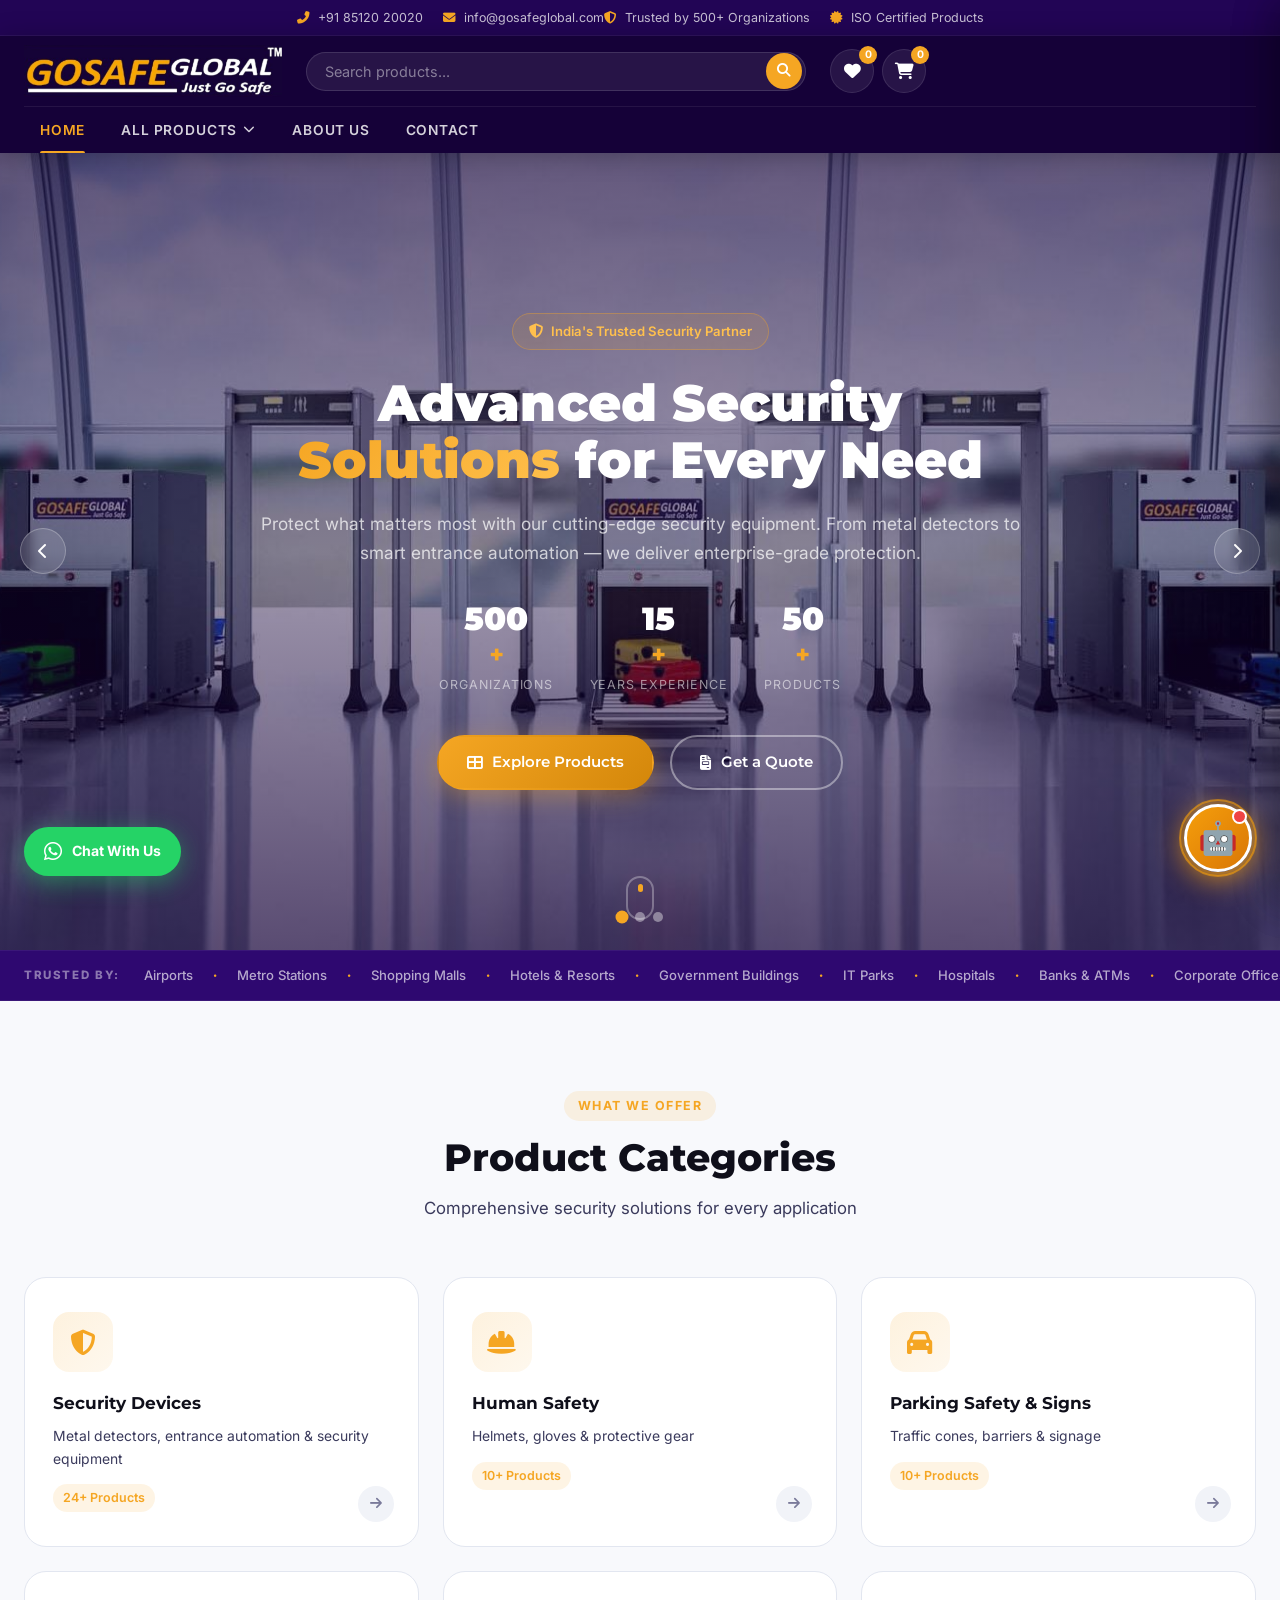
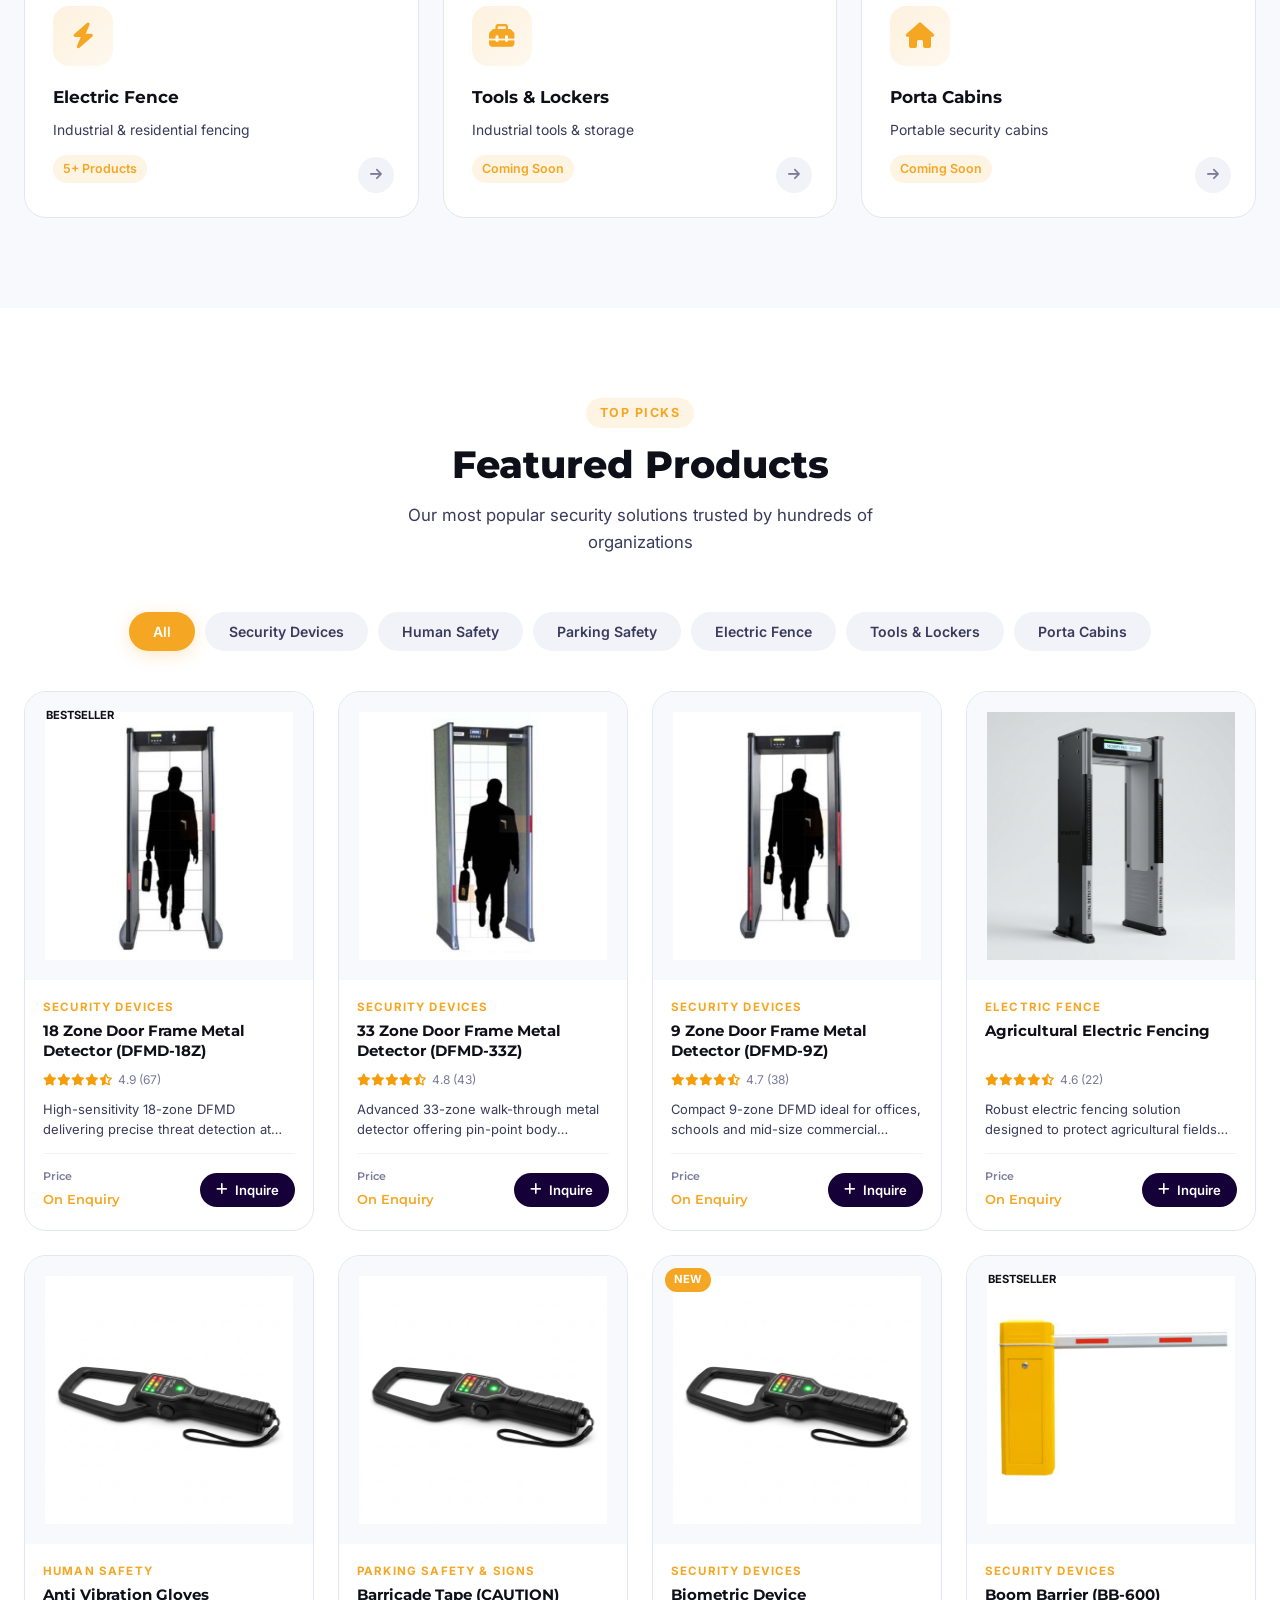
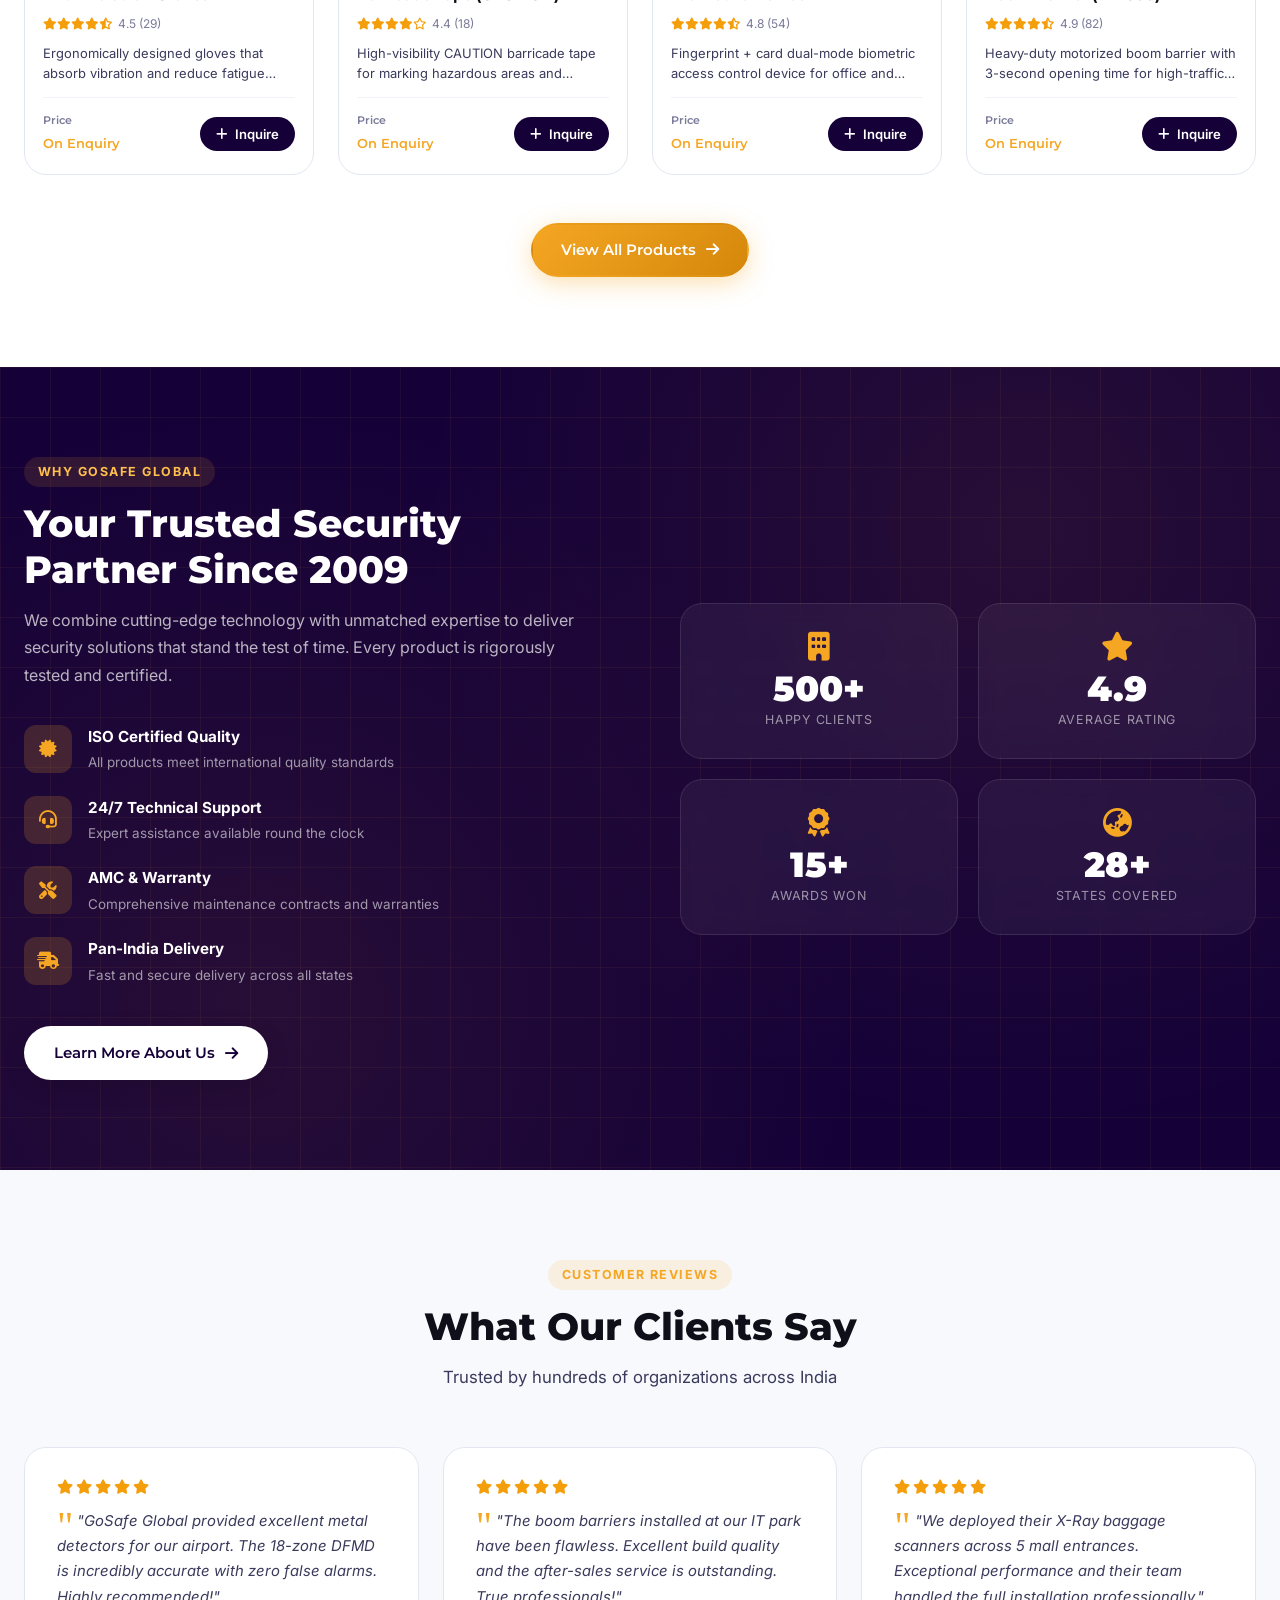
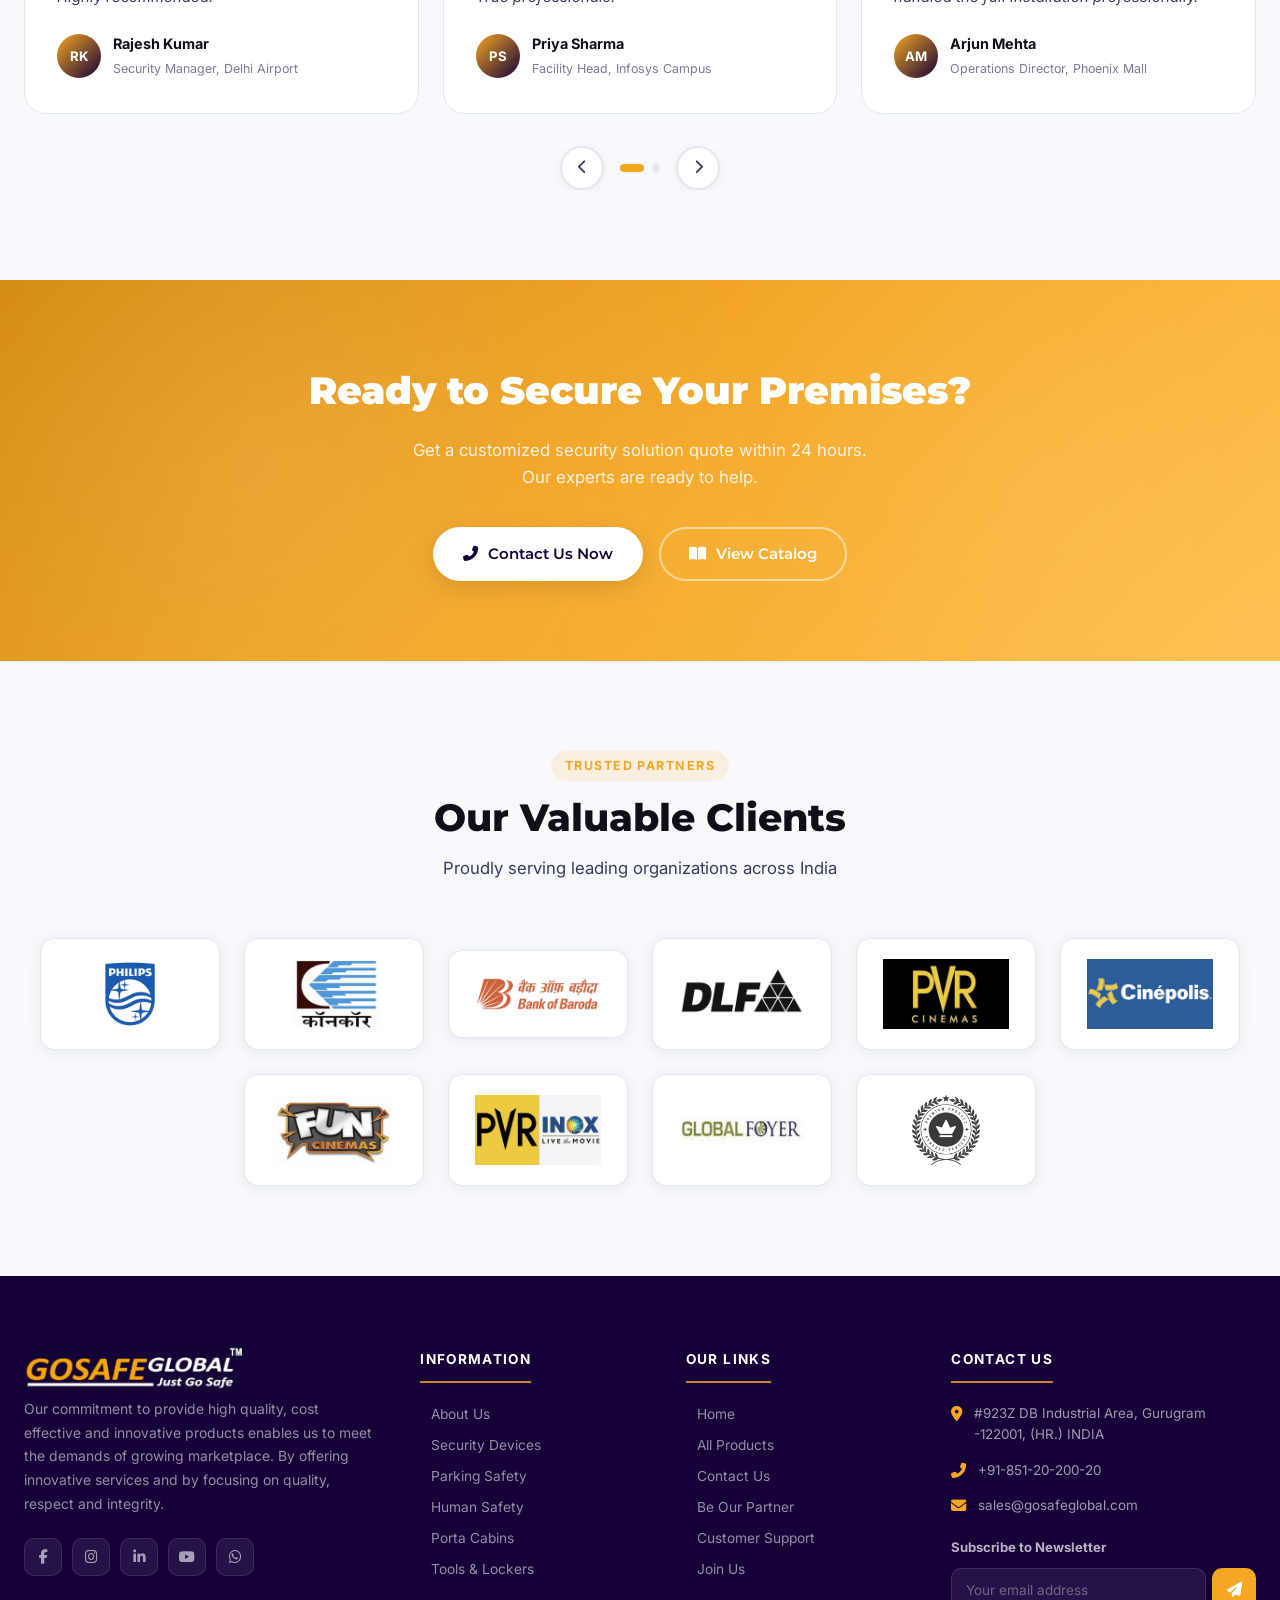
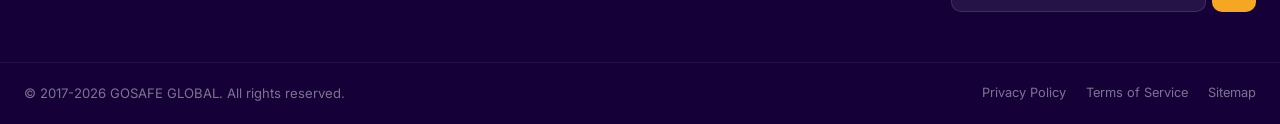
<file: index.html>
﻿<!DOCTYPE html>
<html lang="en">
<head>
  <meta charset="UTF-8" />
  <meta name="viewport" content="width=device-width, initial-scale=1.0" />
  <title>GoSafe Global – Premium Security Solutions | Just Go Safe</title>
  <meta name="description" content="GoSafe Global offers premium security equipment including metal detectors, CCTV cameras, boom barriers, X-ray baggage scanners, and entrance automation products. Just Go Safe." />
  <meta name="keywords" content="metal detector, DFMD, boom barrier, CCTV, security equipment, X-ray scanner, flap barrier, speed gate, GoSafe Global" />
  <link rel="preconnect" href="https://fonts.googleapis.com" />
  <link rel="preconnect" href="https://fonts.gstatic.com" crossorigin />
  <link href="https://fonts.googleapis.com/css2?family=Inter:wght@300;400;500;600;700;800;900&family=Montserrat:wght@400;500;600;700;800;900&display=swap" rel="stylesheet" />
  <link rel="stylesheet" href="https://cdnjs.cloudflare.com/ajax/libs/font-awesome/6.5.0/css/all.min.css" />
  <link rel="stylesheet" href="css/style.css" />
  <link rel="stylesheet" href="css/chatbot.css" />
  <style id="wishlist-style">.wishlist-item-actions{display:flex;align-items:center;gap:8px;margin-top:8px;}.wishlist-item-actions .btn-sm{padding:6px 12px;font-size:12px;white-space:nowrap;}</style>
</head>
<body>

  <!-- ===== TOP BAR ===== -->
  <div class="topbar" id="topbar">
    <div class="container">
      <div class="topbar-left">
        <span><i class="fas fa-phone-alt"></i> +91 85120 20020</span>
        <span><i class="fas fa-envelope"></i> info@gosafeglobal.com</span>
      </div>
      <div class="topbar-right">
        <span><i class="fas fa-shield-halved"></i> Trusted by 500+ Organizations</span>
        <span><i class="fas fa-certificate"></i> ISO Certified Products</span>
      </div>
    </div>
  </div>

  <!-- ===== HEADER / NAV ===== -->
  <header class="header" id="header">
    <div class="container">
      <div class="header-inner">
        <!-- Logo -->
        <a href="index.html" class="logo" id="logo-link">
          <img src="images/logo_new.png" alt="GoSafe Global &ndash; Just Go Safe" class="logo-img" id="site-logo" />
        </a>

        <!-- Search Bar -->
        <div class="header-search" id="header-search">
          <input type="text" id="search-input" placeholder="Search products..." autocomplete="off" />
          <button id="search-btn" aria-label="Search"><i class="fas fa-search"></i></button>
          <div class="search-dropdown" id="search-dropdown"></div>
        </div>

        <!-- Nav Actions -->
        <div class="header-actions">
          <button class="action-btn" id="wishlist-btn" aria-label="Wishlist">
            <i class="fas fa-heart"></i>
            <span class="badge" id="wishlist-count">0</span>
          </button>
          <button class="action-btn" id="cart-btn" aria-label="Cart">
            <i class="fas fa-shopping-cart"></i>
            <span class="badge" id="cart-count">0</span>
          </button>
          <button class="mobile-menu-btn" id="mobile-menu-btn" aria-label="Menu">
            <span></span><span></span><span></span>
          </button>
        </div>
      </div>

      <!-- Main Navigation -->
            <nav class="main-nav" id="main-nav" aria-label="Main Navigation">
        <ul>
          <li><a href="index.html" class="active">Home</a></li>
          <li class="has-dropdown">
            <a href="products.html">All Products <i class="fas fa-chevron-down"></i></a>
            <div class="mega-menu" style="width: 250px; padding: 16px;">
              <div class="mega-menu-col" style="width: 100%;">
                <ul>
                  <li><a href="products.html?cat=security-devices">Security Devices</a></li>
                  <li><a href="products.html?cat=human-safety">Human Safety</a></li>
                  <li><a href="products.html?cat=parking-safety">Parking Safety & Signs</a></li>
                  <li><a href="products.html?cat=tools-lockers">Tools & Lockers</a></li>
                  <li><a href="products.html?cat=electric-fence">Electric Fence</a></li>
                  <li><a href="products.html?cat=porta-cabins">Porta Cabins</a></li>
                </ul>
              </div>
            </div>
          </li>
          <li><a href="about.html">About Us</a></li>
          <li><a href="contact.html">Contact</a></li>
        </ul>
      </nav>
    </div>
  </header>

  <!-- ===== HERO SECTION ===== -->
  <section class="hero hero-slider" id="hero">
    <!-- Slide Track -->
    <div class="hero-slides" id="hero-slides">
      <div class="hero-slide active" style="background-image: url('images/hero-banner-3.jpg')">
        <div class="hero-slide-overlay"></div>
      </div>
      <div class="hero-slide" style="background-image: url('images/hero-banner-2.jpg')">
        <div class="hero-slide-overlay"></div>
      </div>
      <div class="hero-slide" style="background-image: url('images/hero-banner-1.jpg')">
        <div class="hero-slide-overlay"></div>
      </div>
    </div>

    <!-- Content -->
    <div class="hero-slider-content">
      <div class="container">
        <div class="hero-text hero-text-center">
          <div class="hero-badge">
            <i class="fas fa-shield-halved"></i>
            <span>India's Trusted Security Partner</span>
          </div>
          <h1 class="hero-title">
            Advanced Security<br />
            <span class="hero-title-accent">Solutions</span> for Every Need
          </h1>
          <p class="hero-desc">
            Protect what matters most with our cutting-edge security equipment. From metal detectors to smart entrance automation — we deliver enterprise-grade protection.
          </p>
          <div class="hero-stats">
            <div class="stat">
              <span class="stat-num" data-target="500">0</span><span class="stat-suffix">+</span>
              <span class="stat-label">Organizations</span>
            </div>
            <div class="stat">
              <span class="stat-num" data-target="15">0</span><span class="stat-suffix">+</span>
              <span class="stat-label">Years Experience</span>
            </div>
            <div class="stat">
              <span class="stat-num" data-target="50">0</span><span class="stat-suffix">+</span>
              <span class="stat-label">Products</span>
            </div>
          </div>
          <div class="hero-actions">
            <a href="products.html" class="btn btn-primary" id="explore-btn">
              <i class="fas fa-th-large"></i> Explore Products
            </a>
            <a href="contact.html" class="btn btn-outline" id="quote-btn">
              <i class="fas fa-file-invoice"></i> Get a Quote
            </a>
          </div>
        </div>
      </div>
    </div>

    <!-- Slider Controls -->
    <button class="hero-prev" id="hero-prev" aria-label="Previous slide"><i class="fas fa-chevron-left"></i></button>
    <button class="hero-next" id="hero-next" aria-label="Next slide"><i class="fas fa-chevron-right"></i></button>
    <div class="hero-dots" id="hero-dots">
      <span class="hero-dot active" data-slide="0"></span>
      <span class="hero-dot" data-slide="1"></span>
      <span class="hero-dot" data-slide="2"></span>
    </div>

    <div class="hero-scroll">
      <div class="scroll-indicator">
        <div class="scroll-dot"></div>
      </div>
    </div>
  </section>

  <!-- ===== MARQUEE TRUSTED BY ===== -->
  <div class="trusted-bar">
    <div class="trusted-inner">
      <span class="trusted-label">TRUSTED BY:</span>
      <div class="marquee-track">
        <div class="marquee-content" id="marquee-content">
          <span>Airports</span><span>•</span>
          <span>Metro Stations</span><span>•</span>
          <span>Shopping Malls</span><span>•</span>
          <span>Hotels & Resorts</span><span>•</span>
          <span>Government Buildings</span><span>•</span>
          <span>IT Parks</span><span>•</span>
          <span>Hospitals</span><span>•</span>
          <span>Banks & ATMs</span><span>•</span>
          <span>Corporate Offices</span><span>•</span>
          <span>Educational Institutions</span><span>•</span>
          <span>Airports</span><span>•</span>
          <span>Metro Stations</span><span>•</span>
          <span>Shopping Malls</span><span>•</span>
          <span>Hotels & Resorts</span><span>•</span>
          <span>Government Buildings</span><span>•</span>
          <span>IT Parks</span><span>•</span>
          <span>Hospitals</span><span>•</span>
          <span>Banks & ATMs</span><span>•</span>
          <span>Corporate Offices</span><span>•</span>
          <span>Educational Institutions</span>
        </div>
      </div>
    </div>
  </div>

  <!-- ===== CATEGORIES SECTION ===== -->
  <section class="categories section" id="categories">
    <div class="container">
      <div class="section-header">
        <span class="section-tag">What We Offer</span>
        <h2 class="section-title">Product Categories</h2>
        <p class="section-desc">Comprehensive security solutions for every application</p>
      </div>
      <div class="categories-grid" id="categories-grid">
        <div class="category-card" onclick="window.location='products.html?cat=security-devices'">
          <div class="category-icon">
            <i class="fas fa-shield-alt"></i>
          </div>
          <h3>Security Devices</h3>
          <p>Metal detectors, entrance automation & security equipment</p>
          <span class="category-count">24+ Products</span>
          <div class="category-arrow"><i class="fas fa-arrow-right"></i></div>
        </div>
        <div class="category-card" onclick="window.location='products.html?cat=human-safety'">
          <div class="category-icon">
            <i class="fas fa-hard-hat"></i>
          </div>
          <h3>Human Safety</h3>
          <p>Helmets, gloves & protective gear</p>
          <span class="category-count">10+ Products</span>
          <div class="category-arrow"><i class="fas fa-arrow-right"></i></div>
        </div>
        <div class="category-card" onclick="window.location='products.html?cat=parking-safety'">
          <div class="category-icon">
            <i class="fas fa-car"></i>
          </div>
          <h3>Parking Safety & Signs</h3>
          <p>Traffic cones, barriers & signage</p>
          <span class="category-count">10+ Products</span>
          <div class="category-arrow"><i class="fas fa-arrow-right"></i></div>
        </div>
        <div class="category-card" onclick="window.location='products.html?cat=electric-fence'">
          <div class="category-icon">
            <i class="fas fa-bolt"></i>
          </div>
          <h3>Electric Fence</h3>
          <p>Industrial & residential fencing</p>
          <span class="category-count">5+ Products</span>
          <div class="category-arrow"><i class="fas fa-arrow-right"></i></div>
        </div>
        <div class="category-card" onclick="window.location='products.html?cat=tools-lockers'">
          <div class="category-icon">
            <i class="fas fa-toolbox"></i>
          </div>
          <h3>Tools & Lockers</h3>
          <p>Industrial tools & storage</p>
          <span class="category-count">Coming Soon</span>
          <div class="category-arrow"><i class="fas fa-arrow-right"></i></div>
        </div>
        <div class="category-card" onclick="window.location='products.html?cat=porta-cabins'">
          <div class="category-icon">
            <i class="fas fa-home"></i>
          </div>
          <h3>Porta Cabins</h3>
          <p>Portable security cabins</p>
          <span class="category-count">Coming Soon</span>
          <div class="category-arrow"><i class="fas fa-arrow-right"></i></div>
        </div>
        </div>
      </div>
    </section>

  <!-- ===== FEATURED PRODUCTS ===== -->
  <section class="featured section" id="featured">
    <div class="container">
      <div class="section-header">
        <span class="section-tag">Top Picks</span>
        <h2 class="section-title">Featured Products</h2>
        <p class="section-desc">Our most popular security solutions trusted by hundreds of organizations</p>
      </div>

      <!-- Filter Tabs -->
      <div class="filter-tabs" id="filter-tabs">
        <button class="filter-tab active" data-filter="all" id="tab-all">All</button>
        <button class="filter-tab" data-filter="security-devices" id="tab-security">Security Devices</button>
        <button class="filter-tab" data-filter="human-safety" id="tab-human">Human Safety</button>
        <button class="filter-tab" data-filter="parking-safety" id="tab-parking">Parking Safety</button>
        <button class="filter-tab" data-filter="electric-fence" id="tab-electric">Electric Fence</button>
        <button class="filter-tab" data-filter="tools-lockers" id="tab-tools">Tools & Lockers</button>
        <button class="filter-tab" data-filter="porta-cabins" id="tab-porta">Porta Cabins</button>
      </div>

      <div class="products-grid" id="products-grid">
        <!-- Products rendered by JS -->
      </div>

      <div class="section-cta">
        <a href="products.html" class="btn btn-primary" id="view-all-btn">
          View All Products <i class="fas fa-arrow-right"></i>
        </a>
      </div>
    </div>
  </section>

  <!-- ===== WHY CHOOSE US ===== -->
  <section class="why-us section" id="why-us">
    <div class="why-us-bg"></div>
    <div class="container">
      <div class="why-us-inner">
        <div class="why-us-text">
          <span class="section-tag light">Why GoSafe Global</span>
          <h2 class="section-title light">Your Trusted Security Partner Since 2009</h2>
          <p class="why-us-desc">
            We combine cutting-edge technology with unmatched expertise to deliver security solutions that stand the test of time. Every product is rigorously tested and certified.
          </p>
          <div class="features-list">
            <div class="feature-item">
              <div class="feature-icon"><i class="fas fa-certificate"></i></div>
              <div>
                <h4>ISO Certified Quality</h4>
                <p>All products meet international quality standards</p>
              </div>
            </div>
            <div class="feature-item">
              <div class="feature-icon"><i class="fas fa-headset"></i></div>
              <div>
                <h4>24/7 Technical Support</h4>
                <p>Expert assistance available round the clock</p>
              </div>
            </div>
            <div class="feature-item">
              <div class="feature-icon"><i class="fas fa-tools"></i></div>
              <div>
                <h4>AMC & Warranty</h4>
                <p>Comprehensive maintenance contracts and warranties</p>
              </div>
            </div>
            <div class="feature-item">
              <div class="feature-icon"><i class="fas fa-shipping-fast"></i></div>
              <div>
                <h4>Pan-India Delivery</h4>
                <p>Fast and secure delivery across all states</p>
              </div>
            </div>
          </div>
          <a href="about.html" class="btn btn-light" id="learn-more-btn">Learn More About Us <i class="fas fa-arrow-right"></i></a>
        </div>
        <div class="why-us-image">
          <div class="achievement-cards">
            <div class="achievement-card" id="ach1">
              <i class="fas fa-building"></i>
              <span class="ach-num">500+</span>
              <span class="ach-label">Happy Clients</span>
            </div>
            <div class="achievement-card" id="ach2">
              <i class="fas fa-star"></i>
              <span class="ach-num">4.9</span>
              <span class="ach-label">Average Rating</span>
            </div>
            <div class="achievement-card" id="ach3">
              <i class="fas fa-award"></i>
              <span class="ach-num">15+</span>
              <span class="ach-label">Awards Won</span>
            </div>
            <div class="achievement-card" id="ach4">
              <i class="fas fa-globe-asia"></i>
              <span class="ach-num">28+</span>
              <span class="ach-label">States Covered</span>
            </div>
          </div>
        </div>
      </div>
    </div>
  </section>

  <!-- ===== TESTIMONIALS ===== -->
  <section class="testimonials section" id="testimonials">
    <div class="container">
      <div class="section-header">
        <span class="section-tag">Customer Reviews</span>
        <h2 class="section-title">What Our Clients Say</h2>
        <p class="section-desc">Trusted by hundreds of organizations across India</p>
      </div>
      <div class="testimonials-slider" id="testimonials-slider">
        <div class="testimonials-track" id="testimonials-track">
          <div class="testimonial-card">
            <div class="testimonial-rating">
              <i class="fas fa-star"></i><i class="fas fa-star"></i><i class="fas fa-star"></i><i class="fas fa-star"></i><i class="fas fa-star"></i>
            </div>
            <p>"GoSafe Global provided excellent metal detectors for our airport. The 18-zone DFMD is incredibly accurate with zero false alarms. Highly recommended!"</p>
            <div class="testimonial-author">
              <div class="author-avatar">RK</div>
              <div>
                <strong>Rajesh Kumar</strong>
                <span>Security Manager, Delhi Airport</span>
              </div>
            </div>
          </div>
          <div class="testimonial-card">
            <div class="testimonial-rating">
              <i class="fas fa-star"></i><i class="fas fa-star"></i><i class="fas fa-star"></i><i class="fas fa-star"></i><i class="fas fa-star"></i>
            </div>
            <p>"The boom barriers installed at our IT park have been flawless. Excellent build quality and the after-sales service is outstanding. True professionals!"</p>
            <div class="testimonial-author">
              <div class="author-avatar">PS</div>
              <div>
                <strong>Priya Sharma</strong>
                <span>Facility Head, Infosys Campus</span>
              </div>
            </div>
          </div>
          <div class="testimonial-card">
            <div class="testimonial-rating">
              <i class="fas fa-star"></i><i class="fas fa-star"></i><i class="fas fa-star"></i><i class="fas fa-star"></i><i class="fas fa-star"></i>
            </div>
            <p>"We deployed their X-Ray baggage scanners across 5 mall entrances. Exceptional performance and their team handled the full installation professionally."</p>
            <div class="testimonial-author">
              <div class="author-avatar">AM</div>
              <div>
                <strong>Arjun Mehta</strong>
                <span>Operations Director, Phoenix Mall</span>
              </div>
            </div>
          </div>
          <div class="testimonial-card">
            <div class="testimonial-rating">
              <i class="fas fa-star"></i><i class="fas fa-star"></i><i class="fas fa-star"></i><i class="fas fa-star"></i><i class="fas fa-star-half-alt"></i>
            </div>
            <p>"Speed gates from GoSafe have transformed our office entry management. Elegant design, fast throughput, and very reliable. Perfect for our HQ."</p>
            <div class="testimonial-author">
              <div class="author-avatar">SN</div>
              <div>
                <strong>Sunita Nair</strong>
                <span>Admin Manager, TCS Bangalore</span>
              </div>
            </div>
          </div>
        </div>
        <div class="testimonials-controls">
          <button class="slider-btn" id="prev-testimonial" aria-label="Previous">
            <i class="fas fa-chevron-left"></i>
          </button>
          <div class="slider-dots" id="slider-dots">
            <span class="dot active" data-index="0"></span>
            <span class="dot" data-index="1"></span>
            <span class="dot" data-index="2"></span>
            <span class="dot" data-index="3"></span>
          </div>
          <button class="slider-btn" id="next-testimonial" aria-label="Next">
            <i class="fas fa-chevron-right"></i>
          </button>
        </div>
      </div>
    </div>
  </section>

  <!-- ===== CTA SECTION ===== -->
  <section class="cta-section" id="cta-section">
    <div class="cta-bg">
      <div class="cta-pattern"></div>
    </div>
    <div class="container">
      <div class="cta-content">
        <h2>Ready to Secure Your Premises?</h2>
        <p>Get a customized security solution quote within 24 hours. Our experts are ready to help.</p>
        <div class="cta-actions">
          <a href="contact.html" class="btn btn-light" id="cta-contact-btn">
            <i class="fas fa-phone-alt"></i> Contact Us Now
          </a>
          <a href="products.html" class="btn btn-outline-light" id="cta-catalog-btn">
            <i class="fas fa-book-open"></i> View Catalog
          </a>
        </div>
      </div>
    </div>
  </section>

  <!-- ===== OUR VALUABLE CLIENTS ===== -->
  <section class="clients section" id="clients">
    <div class="container">
      <div class="section-header">
        <span class="section-tag">Trusted Partners</span>
        <h2 class="section-title">Our Valuable Clients</h2>
        <p class="section-desc">Proudly serving leading organizations across India</p>
      </div>
            <div class="clients-grid" id="clients-grid">
        <div class="client-logo-card">
          <img src="images/client-philips.png" alt="Philips" loading="lazy" />
        </div>
        <div class="client-logo-card">
          <img src="images/client-concor.jpg" alt="CONCOR" loading="lazy" />
        </div>
        <div class="client-logo-card">
          <img src="images/client-bob.png" alt="Bank of Baroda" loading="lazy" />
        </div>
        <div class="client-logo-card">
          <img src="images/client-dlf.png" alt="DLF" loading="lazy" />
        </div>
        <div class="client-logo-card">
          <img src="images/client-pvr.jpg" alt="PVR Cinemas" loading="lazy" />
        </div>
        <div class="client-logo-card">
          <img src="images/client-cinepolis.png" alt="Cinepolis" loading="lazy" />
        </div>
        <div class="client-logo-card">
          <img src="images/client-fun-cinema.jpg" alt="Fun Cinema" loading="lazy" />
        </div>
        <div class="client-logo-card">
          <img src="images/client-pvr-inox.jpg" alt="PVR INOX" loading="lazy" />
        </div>
        <div class="client-logo-card">
          <img src="images/client-global-foyer-mall.jpg" alt="Global Foyer Mall" loading="lazy" />
        </div>
        <div class="client-logo-card">
          <img src="images/client-05.png" alt="Client" loading="lazy" />
        </div>
      </div>
    </div>
  </section>

    <!-- ===== FOOTER ===== -->
    <footer class="footer" id="main-footer">
    <div class="footer-top">
      <div class="container">
        <div class="footer-grid">
          <div class="footer-brand">
            <div class="footer-logo"><a href="index.html"><img src="images/logo_new.png" alt="GoSafe Global" class="footer-logo-img" /></a></div>
            <p>Our commitment to provide high quality, cost effective and innovative products enables us to meet the demands of growing marketplace. By offering innovative services and by focusing on quality, respect and integrity.</p>
            <div class="footer-socials">
              <a href="https://www.facebook.com/" target="_blank" aria-label="Facebook"><i class="fab fa-facebook-f"></i></a>
              <a href="https://www.instagram.com/gosafe_global" target="_blank" aria-label="Instagram"><i class="fab fa-instagram"></i></a>
              <a href="https://www.linkedin.com/home/?originalSubdomain=in" target="_blank" aria-label="LinkedIn"><i class="fab fa-linkedin-in"></i></a>
              <a href="#" aria-label="YouTube"><i class="fab fa-youtube"></i></a>
              <a href="https://wa.me/918512020020" target="_blank" aria-label="WhatsApp"><i class="fab fa-whatsapp"></i></a>
            </div>
          </div>

          <div class="footer-links">
            <h4>Information</h4>
            <ul>
              <li><a href="about.html">About Us</a></li>
              <li><a href="products.html?cat=security-devices">Security Devices</a></li>
              <li><a href="products.html?cat=parking-safety">Parking Safety</a></li>
              <li><a href="products.html?cat=human-safety">Human Safety</a></li>
              <li><a href="products.html?cat=porta-cabins">Porta Cabins</a></li>
              <li><a href="products.html?cat=tools-lockers">Tools &amp; Lockers</a></li>
            </ul>
          </div>

          <div class="footer-links">
            <h4>Our Links</h4>
            <ul>
              <li><a href="index.html">Home</a></li>
              <li><a href="products.html">All Products</a></li>
              <li><a href="contact.html">Contact Us</a></li>
              <li><a href="#">Be Our Partner</a></li>
              <li><a href="#">Customer Support</a></li>
              <li><a href="#">Join Us</a></li>
            </ul>
          </div>

          <div class="footer-contact">
            <h4>Contact Us</h4>
            <div class="contact-item">
              <i class="fas fa-map-marker-alt"></i>
              <p>#923Z DB Industrial Area, Gurugram -122001, (HR.) INDIA</p>
            </div>
            <div class="contact-item">
              <i class="fas fa-phone-alt"></i>
              <p>+91-851-20-200-20</p>
            </div>
            <div class="contact-item">
              <i class="fas fa-envelope"></i>
              <p>sales@gosafeglobal.com</p>
            </div>
            <div class="footer-newsletter">
              <h5>Subscribe to Newsletter</h5>
              <div class="newsletter-form">
                <input type="email" id="newsletter-email" placeholder="Your email address" />
                <button id="newsletter-btn" aria-label="Subscribe"><i class="fas fa-paper-plane"></i></button>
              </div>
            </div>
          </div>
        </div>
      </div>
    </div>
    <div class="footer-bottom">
      <div class="container">
        <p>&copy; 2017-2026 GOSAFE GLOBAL. All rights reserved.</p>
        <div class="footer-bottom-links">
          <a href="#">Privacy Policy</a>
          <a href="#">Terms of Service</a>
          <a href="#">Sitemap</a>
        </div>
      </div>
    </div>
  </footer>

  <!-- ===== CART DRAWER ===== -->
  <div class="cart-overlay" id="cart-overlay"></div>
  <div class="cart-drawer" id="cart-drawer">
    <div class="cart-header">
      <h3><i class="fas fa-shopping-cart"></i> Your Cart</h3>
      <button class="cart-close" id="cart-close" aria-label="Close cart"><i class="fas fa-times"></i></button>
    </div>
    <div class="cart-items" id="cart-items">
      <div class="cart-empty" id="cart-empty">
        <i class="fas fa-shopping-cart"></i>
        <p>Your cart is empty</p>
        <a href="products.html" class="btn btn-primary btn-sm">Browse Products</a>
      </div>
    </div>
    <div class="cart-footer" id="cart-footer" style="display:none">
      <div class="cart-total">
        <span>Total:</span>
        <strong id="cart-total-price">?0</strong>
      </div>
      <button class="btn btn-primary w-full" id="checkout-btn">Proceed to Checkout <i class="fas fa-arrow-right"></i></button>
      <p class="cart-note"><i class="fas fa-info-circle"></i> Prices are indicative. Final quote will be provided by our team.</p>
    </div>
  </div>

  <!-- ===== PRODUCT QUICK VIEW MODAL ===== -->
  <div class="modal-overlay" id="modal-overlay"></div>
  <div class="product-modal" id="product-modal">
    <button class="modal-close" id="modal-close" aria-label="Close"><i class="fas fa-times"></i></button>
    <div class="modal-content" id="modal-content"></div>
  </div>

  <!-- ===== BACK TO TOP ===== -->
  <button class="back-to-top" id="back-to-top" aria-label="Back to top">
    <i class="fas fa-chevron-up"></i>
  </button>

  <!-- ===== WHATSAPP FLOAT ===== -->
  <a href="https://wa.me/918512020020?text=Hello, I'd like to inquire about your security products" class="whatsapp-float" id="whatsapp-float" target="_blank" aria-label="Chat on WhatsApp">
    <i class="fab fa-whatsapp"></i>
    <span>Chat With Us</span>
  </a>


  <script src="js/products-data.js"></script>
  <script src="js/main.js?v=7"></script>

  <!-- ===== ROBOT CHATBOT WIDGET ===== -->
  <!-- Robot Launcher Button -->
  <button id="gs-chat-launcher" onclick="gsToggleChat()" title="Chat with GoSafe AI">
    <div class="gs-notif-dot"></div>
    <span id="gs-launcher-icon">🤖</span>
  </button>

  <!-- Chat Popup -->
  <div id="gs-chat-popup">
    <div class="gs-chat-header">
      <div class="gs-agent-avatar">🤖</div>
      <div class="gs-agent-info">
        <div class="gs-agent-name">GoSafe AI Assistant</div>
        <div class="gs-agent-status"><span class="gs-status-dot"></span>Online now</div>
      </div>
      <button class="gs-header-restart" onclick="gsResetChat()" title="Restart">↺</button>
    </div>
    <div id="gs-chat-messages">
      <div class="gs-day-label">Today</div>
    </div>
    <div class="gs-chat-input-area">
      <input type="text" id="gs-user-input" placeholder="Type your message…" disabled />
      <button id="gs-send-btn" disabled onclick="gsSendTyped()">
        <svg width="18" height="18" fill="none" viewBox="0 0 24 24" stroke="white" stroke-width="2.5" stroke-linecap="round" stroke-linejoin="round">
          <line x1="22" y1="2" x2="11" y2="13"/><polygon points="22 2 15 22 11 13 2 9 22 2"/>
        </svg>
      </button>
    </div>
  </div>

  <script src="js/chatbot.js?v=2"></script>
  <script src="js/robot-anim.js?v=13"></script>
  <!-- ===== WISHLIST DRAWER ===== -->
  <div class="cart-overlay" id="wishlist-overlay"></div>
  <div class="cart-drawer" id="wishlist-drawer">
    <div class="cart-header">
      <h3><i class="fas fa-heart"></i> My Wishlist</h3>
      <button class="cart-close" id="wishlist-close" aria-label="Close wishlist"><i class="fas fa-times"></i></button>
    </div>
    <div class="cart-items" id="wishlist-items">
      <div class="cart-empty" id="wishlist-empty" style="display:flex">
        <i class="fas fa-heart"></i>
        <p>Your wishlist is empty</p>
        <a href="products.html" class="btn btn-primary btn-sm">Browse Products</a>
      </div>
    </div>
  </div>
</body>
</html>
</file>
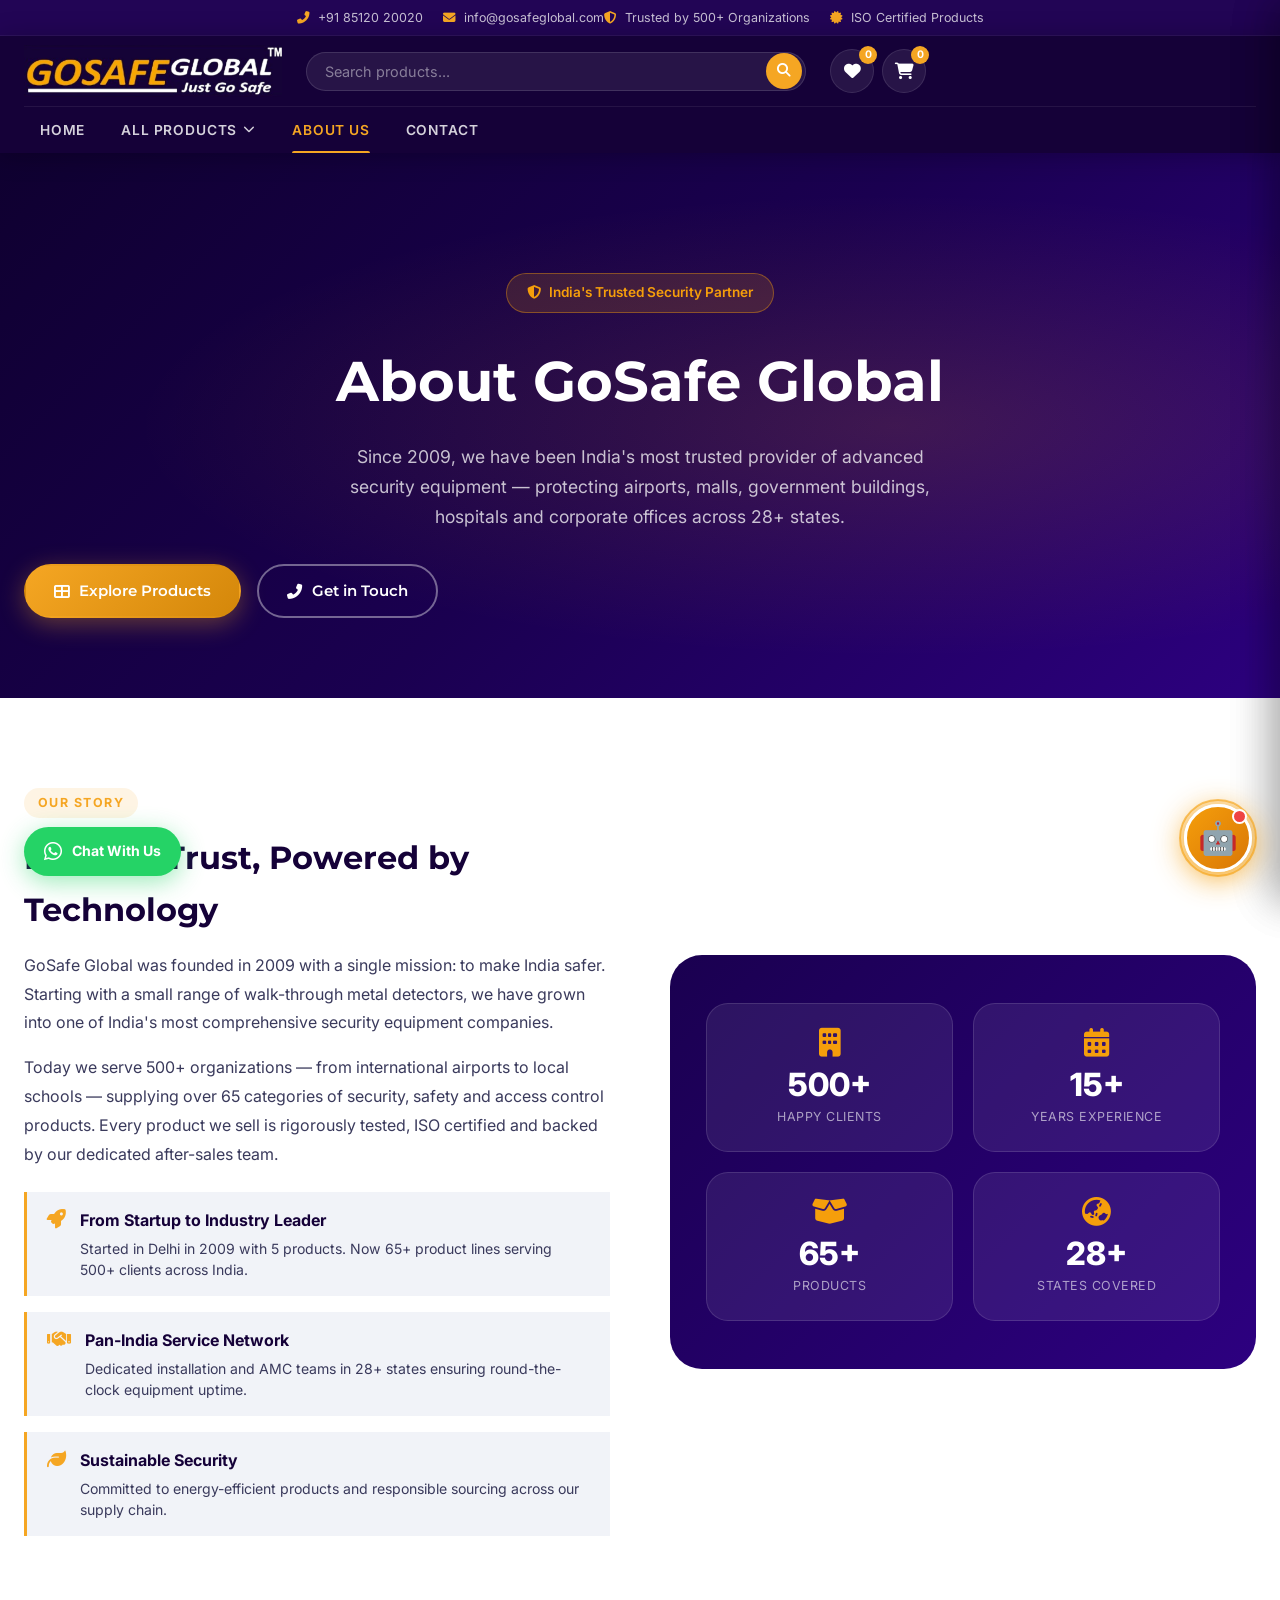
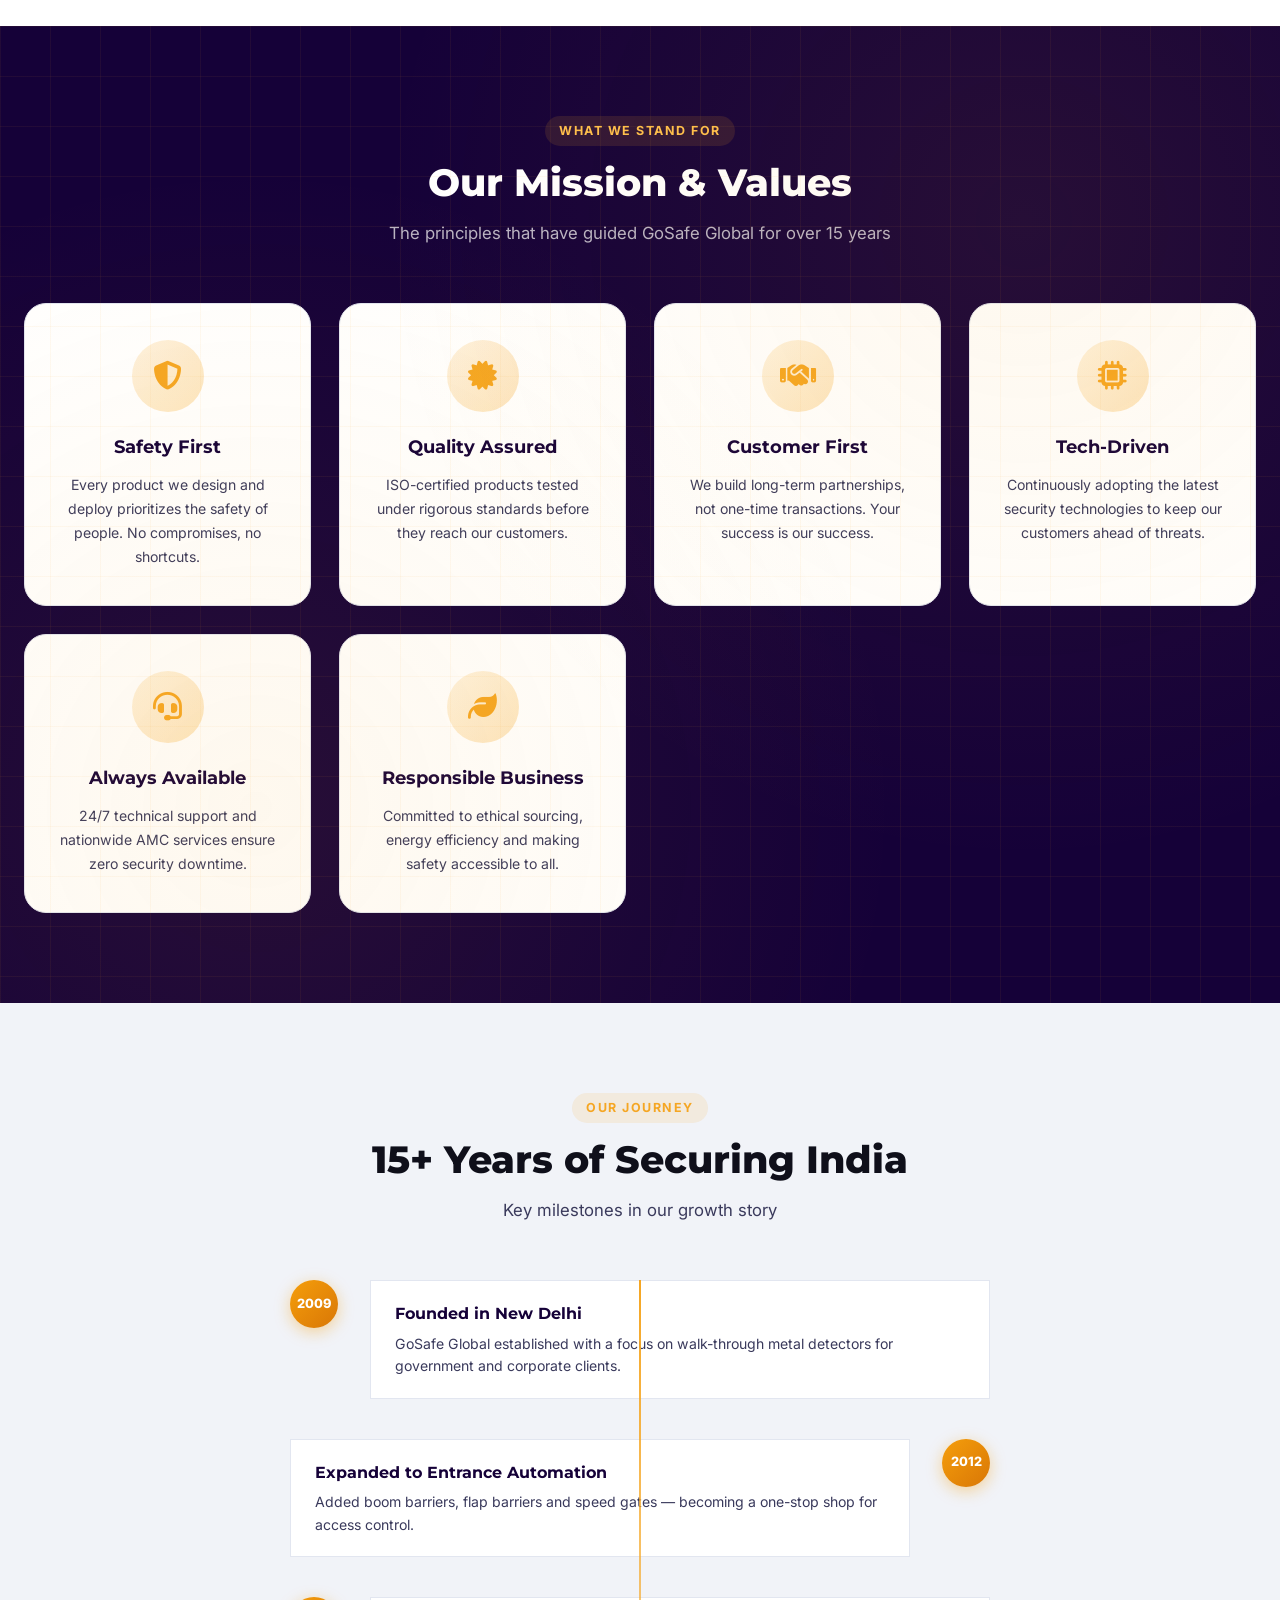
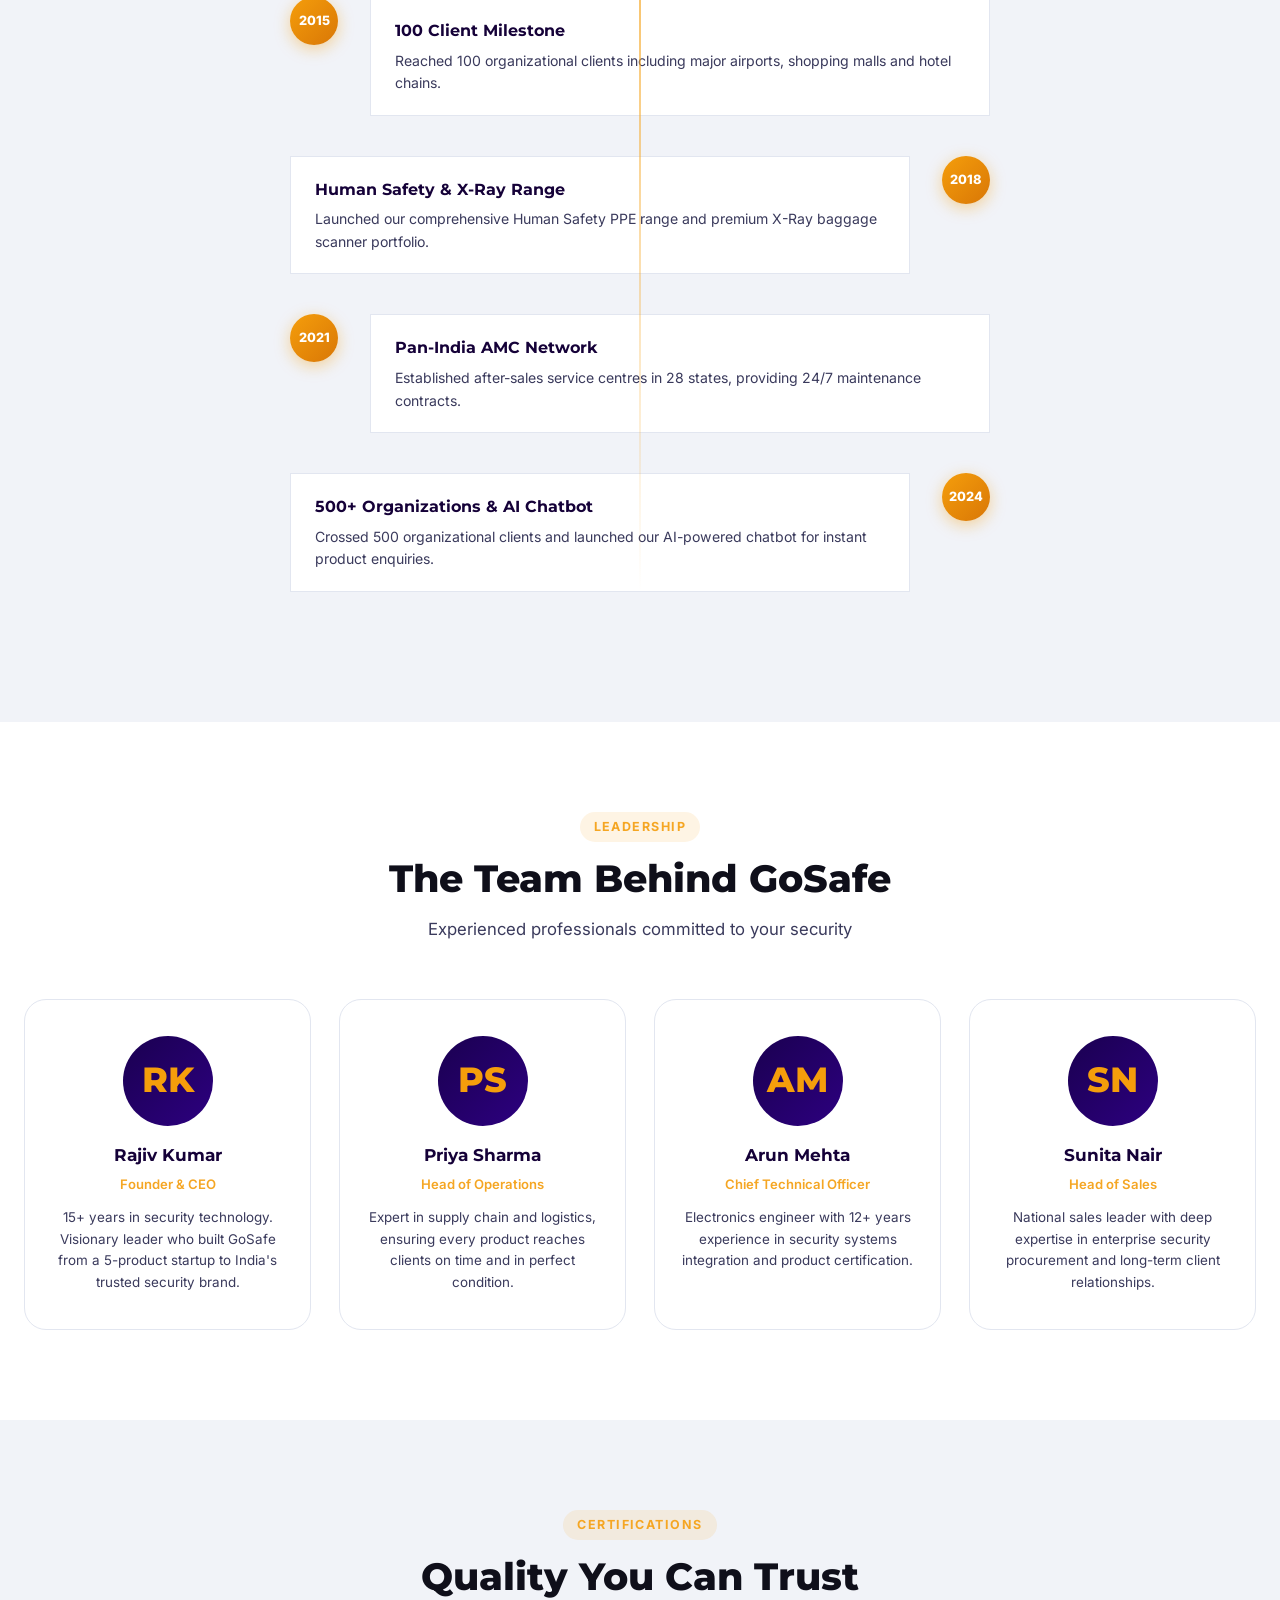
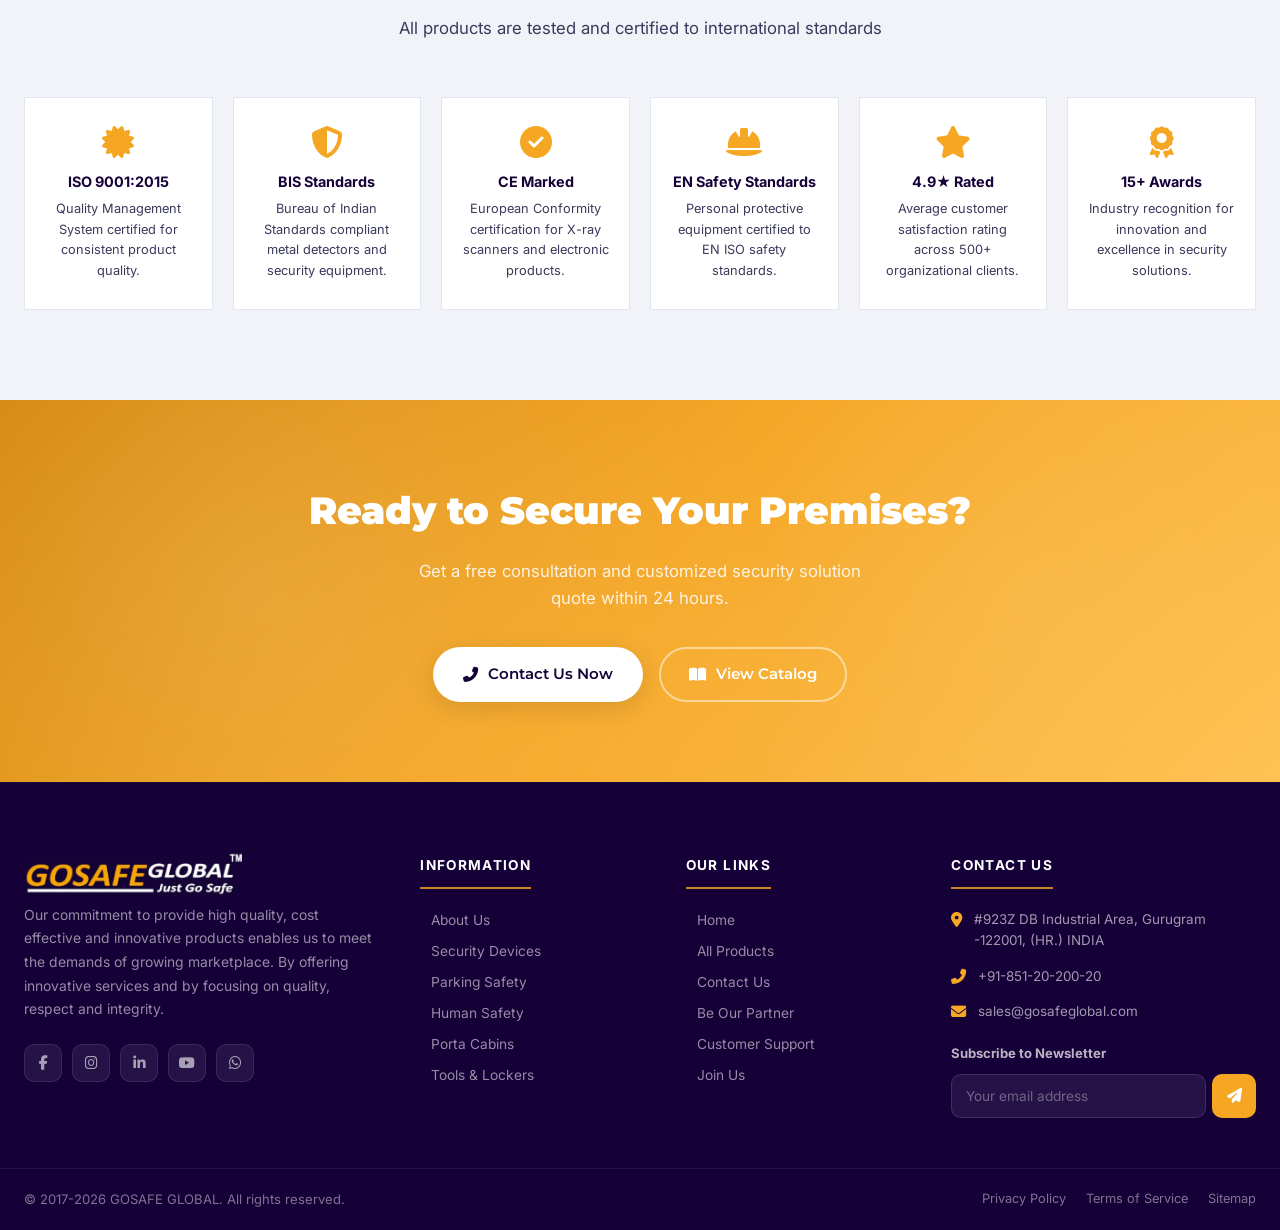
<file: about.html>
﻿<!DOCTYPE html>
<html lang="en">
<head>
  <meta charset="UTF-8" />
  <meta name="viewport" content="width=device-width, initial-scale=1.0" />
  <title>About Us – GoSafe Global | India's Trusted Security Partner Since 2009</title>
  <meta name="description" content="Learn about GoSafe Global – India's premier security equipment provider since 2009. 500+ organizations, 28+ states, ISO certified products." />
  <meta name="keywords" content="GoSafe Global about, security company India, metal detector supplier, security equipment manufacturer" />
  <link rel="preconnect" href="https://fonts.googleapis.com" />
  <link rel="preconnect" href="https://fonts.gstatic.com" crossorigin />
  <link href="https://fonts.googleapis.com/css2?family=Inter:wght@300;400;500;600;700;800;900&family=Montserrat:wght@400;500;600;700;800;900&display=swap" rel="stylesheet" />
  <link rel="stylesheet" href="https://cdnjs.cloudflare.com/ajax/libs/font-awesome/6.5.0/css/all.min.css" />
  <link rel="stylesheet" href="css/style.css" />
  <link rel="stylesheet" href="css/chatbot.css" />
  <style>
    /* ── About Page Specific Styles ── */
    .about-hero {
      background: linear-gradient(135deg, #0f0030 0%, #1a0050 50%, #2d0080 100%);
      padding: 120px 0 80px;
      position: relative;
      overflow: hidden;
    }
    .about-hero::before {
      content: '';
      position: absolute;
      inset: 0;
      background: radial-gradient(ellipse at 70% 50%, rgba(245,158,11,.15) 0%, transparent 60%);
    }
    .about-hero-content { position: relative; z-index: 1; text-align: center; }
    .about-hero h1 { font-family: var(--font-heading); font-size: clamp(2.2rem, 5vw, 3.5rem); color: #fff; margin-bottom: 16px; }
    .about-hero p { font-size: 1.1rem; color: rgba(255,255,255,.75); max-width: 620px; margin: 0 auto 32px; line-height: 1.7; }
    .about-hero-badge {
      display: inline-flex; align-items: center; gap: 8px;
      background: rgba(245,158,11,.15); border: 1px solid rgba(245,158,11,.4);
      color: #f59e0b; padding: 8px 20px; border-radius: 100px;
      font-size: 0.85rem; font-weight: 600; margin-bottom: 24px;
    }

    /* Story Section */
    .story-grid {
      display: grid;
      grid-template-columns: 1fr 1fr;
      gap: 60px;
      align-items: center;
    }
    @media (max-width: 768px) { .story-grid { grid-template-columns: 1fr; gap: 40px; } }
    .story-text h2 { font-family: var(--font-heading); font-size: 2rem; color: var(--primary); margin-bottom: 16px; }
    .story-text p { color: var(--text-body); line-height: 1.8; margin-bottom: 16px; }
    .story-highlights { display: flex; flex-direction: column; gap: 16px; margin-top: 24px; }
    .story-highlight {
      display: flex; align-items: flex-start; gap: 14px;
      background: var(--light-gray); padding: 16px 20px; border-radius: var(--radius-md);
      border-left: 3px solid var(--accent);
    }
    .story-highlight i { color: var(--accent); font-size: 1.2rem; margin-top: 2px; flex-shrink: 0; }
    .story-highlight h4 { font-weight: 700; color: var(--primary); margin-bottom: 4px; }
    .story-highlight p { color: var(--text-body); font-size: 0.88rem; margin: 0; line-height: 1.5; }

    .story-visual {
      background: linear-gradient(135deg, #1a0050, #2d0080);
      border-radius: var(--radius-xl);
      padding: 48px 36px;
      display: grid;
      grid-template-columns: 1fr 1fr;
      gap: 20px;
    }
    .stat-card {
      background: rgba(255,255,255,.08);
      border: 1px solid rgba(255,255,255,.12);
      border-radius: var(--radius-lg);
      padding: 24px;
      text-align: center;
      transition: var(--transition);
    }
    .stat-card:hover { background: rgba(245,158,11,.12); border-color: rgba(245,158,11,.4); }
    .stat-card i { font-size: 1.8rem; color: #f59e0b; margin-bottom: 12px; }
    .stat-card .num { font-size: 2rem; font-weight: 800; color: #fff; line-height: 1; }
    .stat-card .lbl { font-size: 0.78rem; color: rgba(255,255,255,.6); margin-top: 6px; text-transform: uppercase; letter-spacing: .5px; }

    /* Mission / Values */
    .values-grid {
      display: grid;
      grid-template-columns: repeat(auto-fit, minmax(240px, 1fr));
      gap: 28px;
      margin-top: 48px;
    }
    .value-card {
      background: var(--white);
      border-radius: var(--radius-lg);
      padding: 36px 28px;
      border: 1.5px solid var(--mid-gray);
      text-align: center;
      transition: var(--transition);
    }
    .value-card:hover { box-shadow: var(--card-shadow-hover); transform: translateY(-6px); border-color: var(--accent); }
    .value-icon {
      width: 72px; height: 72px; border-radius: 50%;
      background: linear-gradient(135deg, #f59e0b22, #f59e0b44);
      display: flex; align-items: center; justify-content: center;
      margin: 0 auto 20px; font-size: 1.8rem; color: var(--accent);
    }
    .value-card h3 { font-family: var(--font-heading); font-size: 1.15rem; color: var(--primary); margin-bottom: 12px; }
    .value-card p { font-size: 0.88rem; color: var(--text-body); line-height: 1.7; }

    /* Team */
    .team-grid {
      display: grid;
      grid-template-columns: repeat(auto-fit, minmax(220px, 1fr));
      gap: 28px;
      margin-top: 48px;
    }
    .team-card {
      background: var(--white);
      border-radius: var(--radius-lg);
      padding: 36px 24px;
      border: 1.5px solid var(--mid-gray);
      text-align: center;
      transition: var(--transition);
    }
    .team-card:hover { box-shadow: var(--card-shadow-hover); transform: translateY(-4px); border-color: var(--accent); }
    .team-avatar {
      width: 90px; height: 90px; border-radius: 50%;
      background: linear-gradient(135deg, #1a0050, #2d0080);
      display: flex; align-items: center; justify-content: center;
      margin: 0 auto 16px;
      font-size: 2.2rem; font-weight: 800; color: #f59e0b;
      font-family: var(--font-heading);
    }
    .team-card h4 { font-family: var(--font-heading); font-size: 1.05rem; color: var(--primary); margin-bottom: 6px; }
    .team-card span { font-size: 0.82rem; color: var(--accent); font-weight: 600; display: block; margin-bottom: 12px; }
    .team-card p { font-size: 0.84rem; color: var(--text-body); line-height: 1.6; }

    /* Certifications */
    .certs-grid {
      display: grid;
      grid-template-columns: repeat(auto-fit, minmax(180px, 1fr));
      gap: 20px;
      margin-top: 40px;
    }
    .cert-card {
      background: var(--white);
      border-radius: var(--radius-md);
      padding: 28px 20px;
      border: 1.5px solid var(--mid-gray);
      text-align: center;
      transition: var(--transition);
    }
    .cert-card:hover { border-color: var(--accent); box-shadow: 0 4px 20px rgba(245,158,11,.15); }
    .cert-card i { font-size: 2rem; color: var(--accent); margin-bottom: 12px; }
    .cert-card h5 { font-weight: 700; color: var(--primary); font-size: 0.9rem; margin-bottom: 6px; }
    .cert-card p { font-size: 0.8rem; color: var(--text-body); }

    /* Timeline */
    .timeline { max-width: 700px; margin: 48px auto 0; position: relative; }
    .timeline::before {
      content: '';
      position: absolute;
      left: 50%;
      transform: translateX(-50%);
      width: 2px;
      height: 100%;
      background: linear-gradient(to bottom, var(--accent), transparent);
    }
    .tl-item { display: flex; gap: 32px; margin-bottom: 40px; align-items: flex-start; }
    .tl-item:nth-child(even) { flex-direction: row-reverse; }
    .tl-dot {
      width: 48px; height: 48px; border-radius: 50%;
      background: linear-gradient(135deg, #f59e0b, #d97706);
      flex-shrink: 0; display: flex; align-items: center; justify-content: center;
      color: #fff; font-weight: 800; font-size: 0.8rem;
      box-shadow: 0 4px 16px rgba(245,158,11,.4);
      position: relative; z-index: 1;
    }
    .tl-content { flex: 1; padding: 20px 24px; background: var(--white); border-radius: var(--radius-md); border: 1.5px solid var(--mid-gray); }
    .tl-content h4 { font-family: var(--font-heading); color: var(--primary); margin-bottom: 6px; }
    .tl-content p { font-size: 0.88rem; color: var(--text-body); line-height: 1.6; margin: 0; }
    @media (max-width: 600px) {
      .timeline::before { left: 24px; }
      .tl-item, .tl-item:nth-child(even) { flex-direction: row; }
    }
  </style>
  <style id="wishlist-style">.wishlist-item-actions{display:flex;align-items:center;gap:8px;margin-top:8px;}.wishlist-item-actions .btn-sm{padding:6px 12px;font-size:12px;white-space:nowrap;}</style>
</head>
<body>

  <!-- ===== TOP BAR ===== -->
  <div class="topbar" id="topbar">
    <div class="container">
      <div class="topbar-left">
        <span><i class="fas fa-phone-alt"></i> +91 85120 20020</span>
        <span><i class="fas fa-envelope"></i> info@gosafeglobal.com</span>
      </div>
      <div class="topbar-right">
        <span><i class="fas fa-shield-halved"></i> Trusted by 500+ Organizations</span>
        <span><i class="fas fa-certificate"></i> ISO Certified Products</span>
      </div>
    </div>
  </div>

  <!-- ===== HEADER / NAV ===== -->
  <header class="header" id="header">
    <div class="container">
      <div class="header-inner">
        <a href="index.html" class="logo" id="logo-link">
          <img src="images/logo_new.png" alt="GoSafe Global – Just Go Safe" class="logo-img" id="site-logo" />
        </a>
        <div class="header-search" id="header-search">
          <input type="text" id="search-input" placeholder="Search products..." autocomplete="off" />
          <button id="search-btn" aria-label="Search"><i class="fas fa-search"></i></button>
          <div class="search-dropdown" id="search-dropdown"></div>
        </div>
        <div class="header-actions">
          <button class="action-btn" id="wishlist-btn" aria-label="Wishlist">
            <i class="fas fa-heart"></i>
            <span class="badge" id="wishlist-count">0</span>
          </button>
          <button class="action-btn" id="cart-btn" aria-label="Cart">
            <i class="fas fa-shopping-cart"></i>
            <span class="badge" id="cart-count">0</span>
          </button>
          <button class="mobile-menu-btn" id="mobile-menu-btn" aria-label="Menu">
            <span></span><span></span><span></span>
          </button>
        </div>
      </div>
      <nav class="main-nav" id="main-nav" aria-label="Main Navigation">
        <ul>
          <li><a href="index.html">Home</a></li>
          <li class="has-dropdown">
            <a href="products.html">All Products <i class="fas fa-chevron-down"></i></a>
            <div class="mega-menu" style="width: 250px; padding: 16px;">
              <div class="mega-menu-col" style="width: 100%;">
                <ul>
                  <li><a href="products.html?cat=security-devices">Security Devices</a></li>
                  <li><a href="products.html?cat=human-safety">Human Safety</a></li>
                  <li><a href="products.html?cat=parking-safety">Parking Safety &amp; Signs</a></li>
                  <li><a href="products.html?cat=tools-lockers">Tools &amp; Lockers</a></li>
                  <li><a href="products.html?cat=electric-fence">Electric Fence</a></li>
                  <li><a href="products.html?cat=porta-cabins">Porta Cabins</a></li>
                </ul>
              </div>
            </div>
          </li>
          <li><a href="about.html" class="active">About Us</a></li>
          <li><a href="contact.html">Contact</a></li>
        </ul>
      </nav>
    </div>
  </header>

  <!-- ===== ABOUT HERO ===== -->
  <section class="about-hero" id="about-hero">
    <div class="container">
      <div class="about-hero-content">
        <div class="about-hero-badge">
          <i class="fas fa-shield-halved"></i>
          <span>India's Trusted Security Partner</span>
        </div>
        <h1>About GoSafe Global</h1>
        <p>Since 2009, we have been India's most trusted provider of advanced security equipment — protecting airports, malls, government buildings, hospitals and corporate offices across 28+ states.</p>
        <div class="hero-actions">
          <a href="products.html" class="btn btn-primary" id="about-products-btn">
            <i class="fas fa-th-large"></i> Explore Products
          </a>
          <a href="contact.html" class="btn btn-outline" id="about-contact-btn">
            <i class="fas fa-phone-alt"></i> Get in Touch
          </a>
        </div>
      </div>
    </div>
  </section>

  <!-- ===== OUR STORY ===== -->
  <section class="section" id="our-story" style="background: var(--white);">
    <div class="container">
      <div class="story-grid">
        <div class="story-text">
          <span class="section-tag">Our Story</span>
          <h2>Built on Trust, Powered by Technology</h2>
          <p>GoSafe Global was founded in 2009 with a single mission: to make India safer. Starting with a small range of walk-through metal detectors, we have grown into one of India's most comprehensive security equipment companies.</p>
          <p>Today we serve 500+ organizations — from international airports to local schools — supplying over 65 categories of security, safety and access control products. Every product we sell is rigorously tested, ISO certified and backed by our dedicated after-sales team.</p>
          <div class="story-highlights">
            <div class="story-highlight">
              <i class="fas fa-rocket"></i>
              <div>
                <h4>From Startup to Industry Leader</h4>
                <p>Started in Delhi in 2009 with 5 products. Now 65+ product lines serving 500+ clients across India.</p>
              </div>
            </div>
            <div class="story-highlight">
              <i class="fas fa-handshake"></i>
              <div>
                <h4>Pan-India Service Network</h4>
                <p>Dedicated installation and AMC teams in 28+ states ensuring round-the-clock equipment uptime.</p>
              </div>
            </div>
            <div class="story-highlight">
              <i class="fas fa-leaf"></i>
              <div>
                <h4>Sustainable Security</h4>
                <p>Committed to energy-efficient products and responsible sourcing across our supply chain.</p>
              </div>
            </div>
          </div>
        </div>
        <div class="story-visual">
          <div class="stat-card">
            <i class="fas fa-building"></i>
            <div class="num">500+</div>
            <div class="lbl">Happy Clients</div>
          </div>
          <div class="stat-card">
            <i class="fas fa-calendar-alt"></i>
            <div class="num">15+</div>
            <div class="lbl">Years Experience</div>
          </div>
          <div class="stat-card">
            <i class="fas fa-box-open"></i>
            <div class="num">65+</div>
            <div class="lbl">Products</div>
          </div>
          <div class="stat-card">
            <i class="fas fa-globe-asia"></i>
            <div class="num">28+</div>
            <div class="lbl">States Covered</div>
          </div>
        </div>
      </div>
    </div>
  </section>

  <!-- ===== MISSION & VALUES ===== -->
  <section class="section why-us" id="our-values">
    <div class="why-us-bg"></div>
    <div class="container">
      <div class="section-header">
        <span class="section-tag light">What We Stand For</span>
        <h2 class="section-title light">Our Mission &amp; Values</h2>
        <p class="section-desc" style="color:rgba(255,255,255,.7)">The principles that have guided GoSafe Global for over 15 years</p>
      </div>
      <div class="values-grid">
        <div class="value-card">
          <div class="value-icon"><i class="fas fa-shield-halved"></i></div>
          <h3>Safety First</h3>
          <p>Every product we design and deploy prioritizes the safety of people. No compromises, no shortcuts.</p>
        </div>
        <div class="value-card">
          <div class="value-icon"><i class="fas fa-certificate"></i></div>
          <h3>Quality Assured</h3>
          <p>ISO-certified products tested under rigorous standards before they reach our customers.</p>
        </div>
        <div class="value-card">
          <div class="value-icon"><i class="fas fa-handshake"></i></div>
          <h3>Customer First</h3>
          <p>We build long-term partnerships, not one-time transactions. Your success is our success.</p>
        </div>
        <div class="value-card">
          <div class="value-icon"><i class="fas fa-microchip"></i></div>
          <h3>Tech-Driven</h3>
          <p>Continuously adopting the latest security technologies to keep our customers ahead of threats.</p>
        </div>
        <div class="value-card">
          <div class="value-icon"><i class="fas fa-headset"></i></div>
          <h3>Always Available</h3>
          <p>24/7 technical support and nationwide AMC services ensure zero security downtime.</p>
        </div>
        <div class="value-card">
          <div class="value-icon"><i class="fas fa-leaf"></i></div>
          <h3>Responsible Business</h3>
          <p>Committed to ethical sourcing, energy efficiency and making safety accessible to all.</p>
        </div>
      </div>
    </div>
  </section>

  <!-- ===== OUR JOURNEY ===== -->
  <section class="section" id="our-journey" style="background: var(--light-gray);">
    <div class="container">
      <div class="section-header">
        <span class="section-tag">Our Journey</span>
        <h2 class="section-title">15+ Years of Securing India</h2>
        <p class="section-desc">Key milestones in our growth story</p>
      </div>
      <div class="timeline">
        <div class="tl-item">
          <div class="tl-dot">2009</div>
          <div class="tl-content">
            <h4>Founded in New Delhi</h4>
            <p>GoSafe Global established with a focus on walk-through metal detectors for government and corporate clients.</p>
          </div>
        </div>
        <div class="tl-item">
          <div class="tl-dot">2012</div>
          <div class="tl-content">
            <h4>Expanded to Entrance Automation</h4>
            <p>Added boom barriers, flap barriers and speed gates — becoming a one-stop shop for access control.</p>
          </div>
        </div>
        <div class="tl-item">
          <div class="tl-dot">2015</div>
          <div class="tl-content">
            <h4>100 Client Milestone</h4>
            <p>Reached 100 organizational clients including major airports, shopping malls and hotel chains.</p>
          </div>
        </div>
        <div class="tl-item">
          <div class="tl-dot">2018</div>
          <div class="tl-content">
            <h4>Human Safety &amp; X-Ray Range</h4>
            <p>Launched our comprehensive Human Safety PPE range and premium X-Ray baggage scanner portfolio.</p>
          </div>
        </div>
        <div class="tl-item">
          <div class="tl-dot">2021</div>
          <div class="tl-content">
            <h4>Pan-India AMC Network</h4>
            <p>Established after-sales service centres in 28 states, providing 24/7 maintenance contracts.</p>
          </div>
        </div>
        <div class="tl-item">
          <div class="tl-dot">2024</div>
          <div class="tl-content">
            <h4>500+ Organizations &amp; AI Chatbot</h4>
            <p>Crossed 500 organizational clients and launched our AI-powered chatbot for instant product enquiries.</p>
          </div>
        </div>
      </div>
    </div>
  </section>

  <!-- ===== LEADERSHIP TEAM ===== -->
  <section class="section" id="our-team" style="background: var(--white);">
    <div class="container">
      <div class="section-header">
        <span class="section-tag">Leadership</span>
        <h2 class="section-title">The Team Behind GoSafe</h2>
        <p class="section-desc">Experienced professionals committed to your security</p>
      </div>
      <div class="team-grid">
        <div class="team-card animate-on-scroll">
          <div class="team-avatar">RK</div>
          <h4>Rajiv Kumar</h4>
          <span>Founder &amp; CEO</span>
          <p>15+ years in security technology. Visionary leader who built GoSafe from a 5-product startup to India's trusted security brand.</p>
        </div>
        <div class="team-card animate-on-scroll">
          <div class="team-avatar">PS</div>
          <h4>Priya Sharma</h4>
          <span>Head of Operations</span>
          <p>Expert in supply chain and logistics, ensuring every product reaches clients on time and in perfect condition.</p>
        </div>
        <div class="team-card animate-on-scroll">
          <div class="team-avatar">AM</div>
          <h4>Arun Mehta</h4>
          <span>Chief Technical Officer</span>
          <p>Electronics engineer with 12+ years experience in security systems integration and product certification.</p>
        </div>
        <div class="team-card animate-on-scroll">
          <div class="team-avatar">SN</div>
          <h4>Sunita Nair</h4>
          <span>Head of Sales</span>
          <p>National sales leader with deep expertise in enterprise security procurement and long-term client relationships.</p>
        </div>
      </div>
    </div>
  </section>

  <!-- ===== CERTIFICATIONS ===== -->
  <section class="section" id="certifications" style="background: var(--light-gray);">
    <div class="container">
      <div class="section-header">
        <span class="section-tag">Certifications</span>
        <h2 class="section-title">Quality You Can Trust</h2>
        <p class="section-desc">All products are tested and certified to international standards</p>
      </div>
      <div class="certs-grid">
        <div class="cert-card animate-on-scroll">
          <i class="fas fa-certificate"></i>
          <h5>ISO 9001:2015</h5>
          <p>Quality Management System certified for consistent product quality.</p>
        </div>
        <div class="cert-card animate-on-scroll">
          <i class="fas fa-shield-alt"></i>
          <h5>BIS Standards</h5>
          <p>Bureau of Indian Standards compliant metal detectors and security equipment.</p>
        </div>
        <div class="cert-card animate-on-scroll">
          <i class="fas fa-check-circle"></i>
          <h5>CE Marked</h5>
          <p>European Conformity certification for X-ray scanners and electronic products.</p>
        </div>
        <div class="cert-card animate-on-scroll">
          <i class="fas fa-hard-hat"></i>
          <h5>EN Safety Standards</h5>
          <p>Personal protective equipment certified to EN ISO safety standards.</p>
        </div>
        <div class="cert-card animate-on-scroll">
          <i class="fas fa-star"></i>
          <h5>4.9★ Rated</h5>
          <p>Average customer satisfaction rating across 500+ organizational clients.</p>
        </div>
        <div class="cert-card animate-on-scroll">
          <i class="fas fa-award"></i>
          <h5>15+ Awards</h5>
          <p>Industry recognition for innovation and excellence in security solutions.</p>
        </div>
      </div>
    </div>
  </section>

  <!-- ===== CTA ===== -->
  <section class="cta-section" id="about-cta">
    <div class="cta-bg"><div class="cta-pattern"></div></div>
    <div class="container">
      <div class="cta-content">
        <h2>Ready to Secure Your Premises?</h2>
        <p>Get a free consultation and customized security solution quote within 24 hours.</p>
        <div class="cta-actions">
          <a href="contact.html" class="btn btn-light" id="cta-contact-btn">
            <i class="fas fa-phone-alt"></i> Contact Us Now
          </a>
          <a href="products.html" class="btn btn-outline-light" id="cta-catalog-btn">
            <i class="fas fa-book-open"></i> View Catalog
          </a>
        </div>
      </div>
    </div>
  </section>

    <!-- ===== FOOTER ===== -->
    <footer class="footer" id="main-footer">
    <div class="footer-top">
      <div class="container">
        <div class="footer-grid">
          <div class="footer-brand">
            <div class="footer-logo"><a href="index.html"><img src="images/logo_new.png" alt="GoSafe Global" class="footer-logo-img" /></a></div>
            <p>Our commitment to provide high quality, cost effective and innovative products enables us to meet the demands of growing marketplace. By offering innovative services and by focusing on quality, respect and integrity.</p>
            <div class="footer-socials">
              <a href="https://www.facebook.com/" target="_blank" aria-label="Facebook"><i class="fab fa-facebook-f"></i></a>
              <a href="https://www.instagram.com/gosafe_global" target="_blank" aria-label="Instagram"><i class="fab fa-instagram"></i></a>
              <a href="https://www.linkedin.com/home/?originalSubdomain=in" target="_blank" aria-label="LinkedIn"><i class="fab fa-linkedin-in"></i></a>
              <a href="#" aria-label="YouTube"><i class="fab fa-youtube"></i></a>
              <a href="https://wa.me/918512020020" target="_blank" aria-label="WhatsApp"><i class="fab fa-whatsapp"></i></a>
            </div>
          </div>

          <div class="footer-links">
            <h4>Information</h4>
            <ul>
              <li><a href="about.html">About Us</a></li>
              <li><a href="products.html?cat=security-devices">Security Devices</a></li>
              <li><a href="products.html?cat=parking-safety">Parking Safety</a></li>
              <li><a href="products.html?cat=human-safety">Human Safety</a></li>
              <li><a href="products.html?cat=porta-cabins">Porta Cabins</a></li>
              <li><a href="products.html?cat=tools-lockers">Tools &amp; Lockers</a></li>
            </ul>
          </div>

          <div class="footer-links">
            <h4>Our Links</h4>
            <ul>
              <li><a href="index.html">Home</a></li>
              <li><a href="products.html">All Products</a></li>
              <li><a href="contact.html">Contact Us</a></li>
              <li><a href="#">Be Our Partner</a></li>
              <li><a href="#">Customer Support</a></li>
              <li><a href="#">Join Us</a></li>
            </ul>
          </div>

          <div class="footer-contact">
            <h4>Contact Us</h4>
            <div class="contact-item">
              <i class="fas fa-map-marker-alt"></i>
              <p>#923Z DB Industrial Area, Gurugram -122001, (HR.) INDIA</p>
            </div>
            <div class="contact-item">
              <i class="fas fa-phone-alt"></i>
              <p>+91-851-20-200-20</p>
            </div>
            <div class="contact-item">
              <i class="fas fa-envelope"></i>
              <p>sales@gosafeglobal.com</p>
            </div>
            <div class="footer-newsletter">
              <h5>Subscribe to Newsletter</h5>
              <div class="newsletter-form">
                <input type="email" id="newsletter-email" placeholder="Your email address" />
                <button id="newsletter-btn" aria-label="Subscribe"><i class="fas fa-paper-plane"></i></button>
              </div>
            </div>
          </div>
        </div>
      </div>
    </div>
    <div class="footer-bottom">
      <div class="container">
        <p>&copy; 2017-2026 GOSAFE GLOBAL. All rights reserved.</p>
        <div class="footer-bottom-links">
          <a href="#">Privacy Policy</a>
          <a href="#">Terms of Service</a>
          <a href="#">Sitemap</a>
        </div>
      </div>
    </div>
  </footer>

  <!-- Cart Drawer -->
  <div class="cart-overlay" id="cart-overlay"></div>
  <div class="cart-drawer" id="cart-drawer">
    <div class="cart-header">
      <h3><i class="fas fa-shopping-cart"></i> Your Cart</h3>
      <button class="cart-close" id="cart-close" aria-label="Close cart"><i class="fas fa-times"></i></button>
    </div>
    <div class="cart-items" id="cart-items">
      <div class="cart-empty" id="cart-empty">
        <i class="fas fa-shopping-cart"></i>
        <p>Your cart is empty</p>
        <a href="products.html" class="btn btn-primary btn-sm">Browse Products</a>
      </div>
    </div>
    <div class="cart-footer" id="cart-footer" style="display:none">
      <div class="cart-total">
        <span>Total:</span>
        <strong id="cart-total-price">₹0</strong>
      </div>
      <button class="btn btn-primary w-full" id="checkout-btn">Proceed to Checkout <i class="fas fa-arrow-right"></i></button>
      <p class="cart-note"><i class="fas fa-info-circle"></i> Prices are indicative. Final quote will be provided by our team.</p>
    </div>
  </div>

  <!-- Modal Overlay -->
  <div class="modal-overlay" id="modal-overlay"></div>
  <div class="product-modal" id="product-modal">
    <button class="modal-close" id="modal-close" aria-label="Close"><i class="fas fa-times"></i></button>
    <div class="modal-content" id="modal-content"></div>
  </div>

  <button class="back-to-top" id="back-to-top" aria-label="Back to top">
    <i class="fas fa-chevron-up"></i>
  </button>

  <a href="https://wa.me/918512020020?text=Hello, I'd like to inquire about your security products" class="whatsapp-float" id="whatsapp-float" target="_blank" aria-label="Chat on WhatsApp">
    <i class="fab fa-whatsapp"></i>
    <span>Chat With Us</span>
  </a>

  <script src="js/products-data.js"></script>
  <script src="js/main.js?v=7"></script>

  <!-- ===== ROBOT CHATBOT WIDGET ===== -->
  <button id="gs-chat-launcher" onclick="gsToggleChat()" title="Chat with GoSafe AI">
    <div class="gs-notif-dot"></div>
    <span id="gs-launcher-icon">🤖</span>
  </button>
  <div id="gs-chat-popup">
    <div class="gs-chat-header">
      <div class="gs-agent-avatar">🤖</div>
      <div class="gs-agent-info">
        <div class="gs-agent-name">GoSafe AI Assistant</div>
        <div class="gs-agent-status"><span class="gs-status-dot"></span>Online now</div>
      </div>
      <button class="gs-header-restart" onclick="gsResetChat()" title="Restart">↺</button>
    </div>
    <div id="gs-chat-messages">
      <div class="gs-day-label">Today</div>
    </div>
    <div class="gs-chat-input-area">
      <input type="text" id="gs-user-input" placeholder="Type your message…" disabled />
      <button id="gs-send-btn" disabled onclick="gsSendTyped()">
        <svg width="18" height="18" fill="none" viewBox="0 0 24 24" stroke="white" stroke-width="2.5" stroke-linecap="round" stroke-linejoin="round">
          <line x1="22" y1="2" x2="11" y2="13"/><polygon points="22 2 15 22 11 13 2 9 22 2"/>
        </svg>
      </button>
    </div>
  </div>

  <script src="js/chatbot.js?v=2"></script>
  <script src="js/robot-anim.js?v=13"></script>
  <!-- ===== WISHLIST DRAWER ===== -->
  <div class="cart-overlay" id="wishlist-overlay"></div>
  <div class="cart-drawer" id="wishlist-drawer">
    <div class="cart-header">
      <h3><i class="fas fa-heart"></i> My Wishlist</h3>
      <button class="cart-close" id="wishlist-close" aria-label="Close wishlist"><i class="fas fa-times"></i></button>
    </div>
    <div class="cart-items" id="wishlist-items">
      <div class="cart-empty" id="wishlist-empty" style="display:flex">
        <i class="fas fa-heart"></i>
        <p>Your wishlist is empty</p>
        <a href="products.html" class="btn btn-primary btn-sm">Browse Products</a>
      </div>
    </div>
  </div>
</body>
</html>
</file>
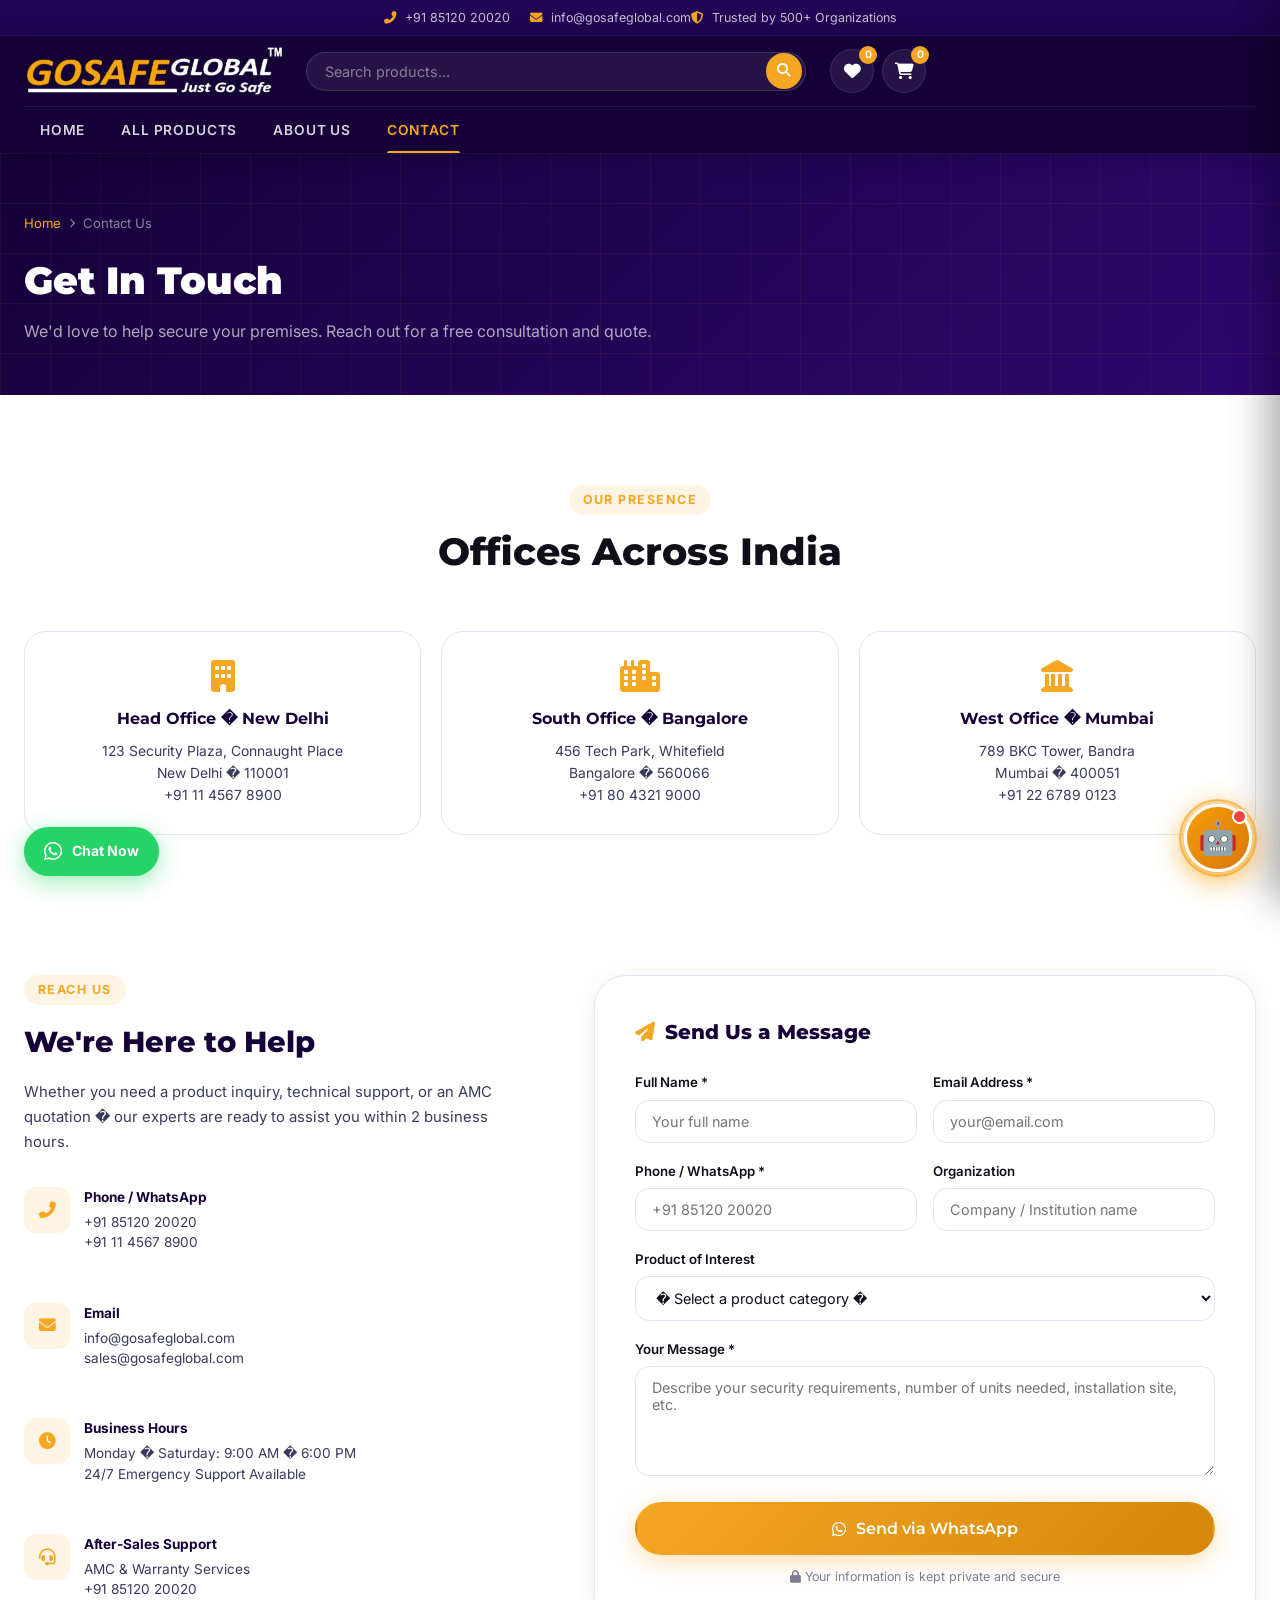
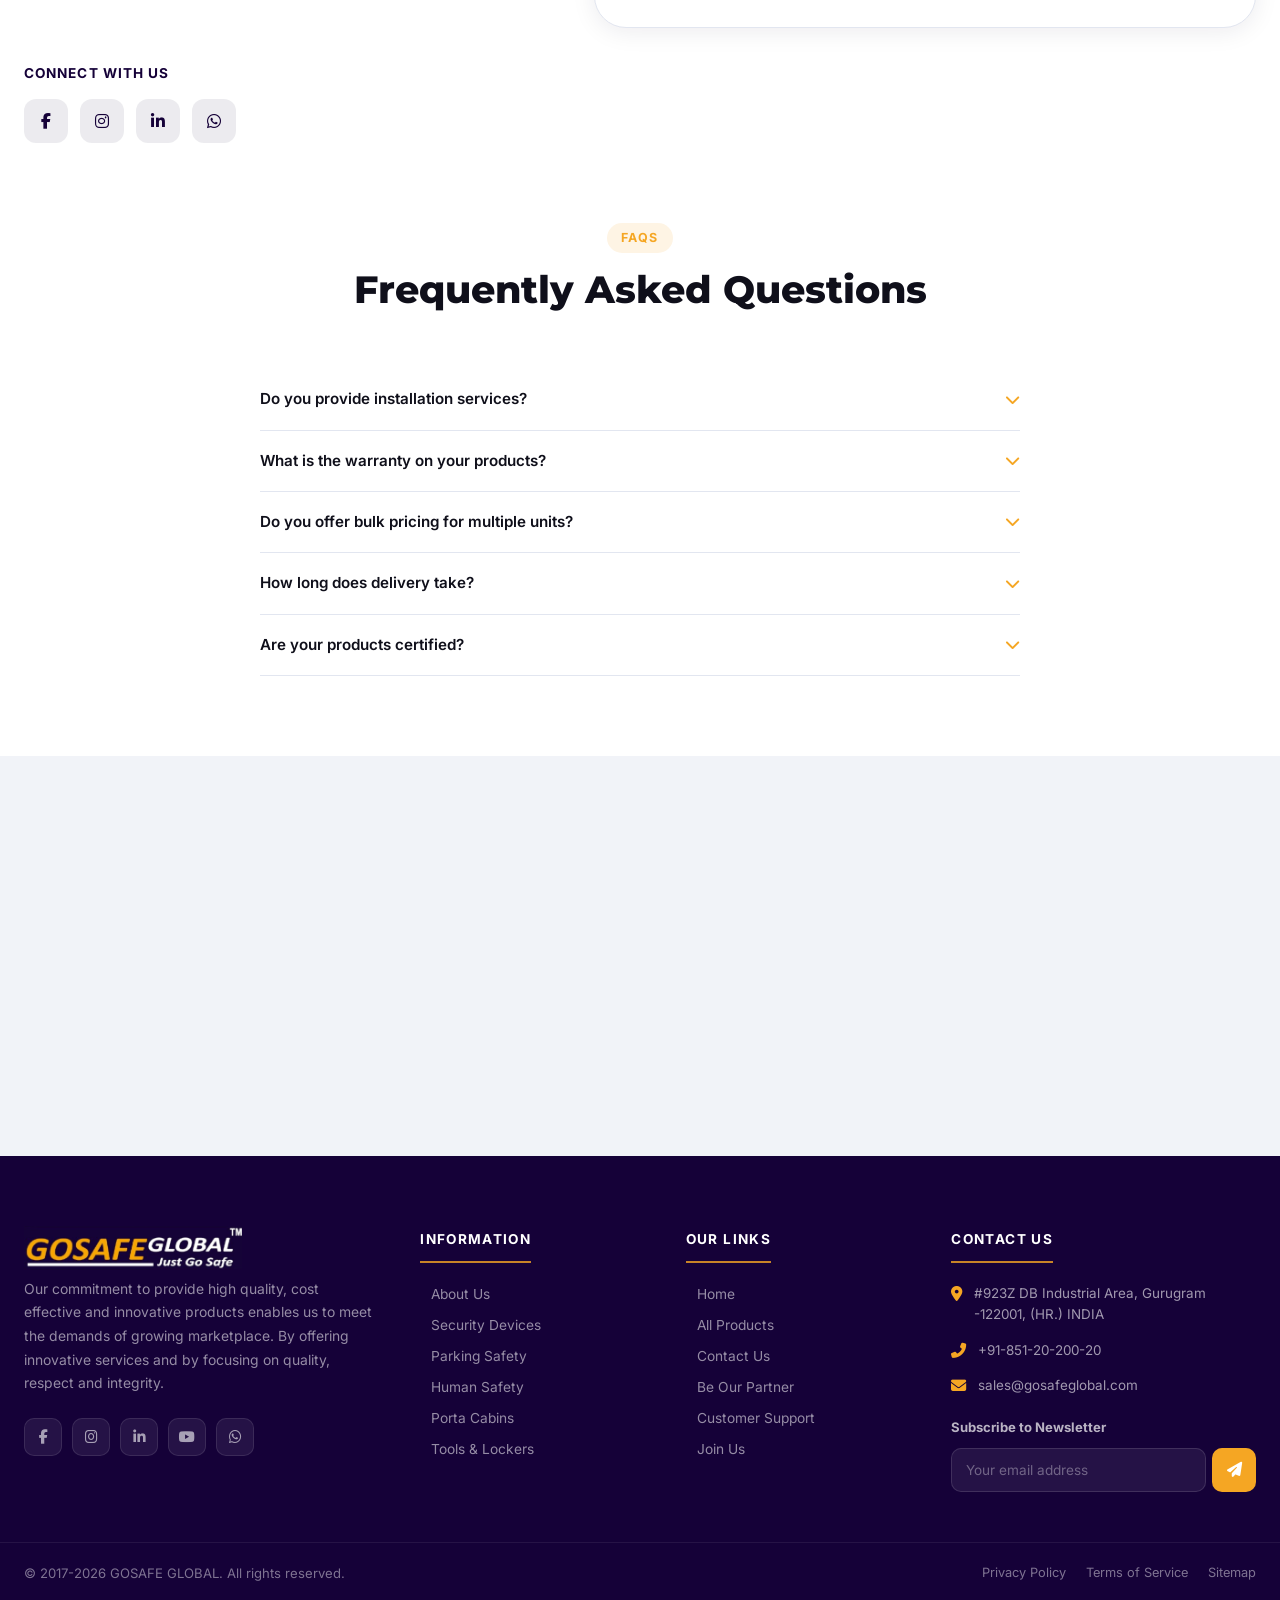
<file: contact.html>
﻿<!DOCTYPE html>
<html lang="en">
<head>
  <meta charset="UTF-8" />
  <meta name="viewport" content="width=device-width, initial-scale=1.0" />
  <title>Contact Us � GoSafe Global | Get a Free Quote</title>
  <meta name="description" content="Contact GoSafe Global for security equipment quotes, AMC services, and expert consultation. Available 24/7 across India." />
  <link rel="preconnect" href="https://fonts.googleapis.com" />
  <link rel="preconnect" href="https://fonts.gstatic.com" crossorigin />
  <link href="https://fonts.googleapis.com/css2?family=Inter:wght@300;400;500;600;700;800;900&family=Montserrat:wght@400;500;600;700;800;900&display=swap" rel="stylesheet" />
  <link rel="stylesheet" href="https://cdnjs.cloudflare.com/ajax/libs/font-awesome/6.5.0/css/all.min.css" />
  <link rel="stylesheet" href="css/style.css" />
  <style>
    .map-section {
      height: 400px;
      background: var(--light-gray);
      position: relative;
      overflow: hidden;
    }
    .map-section iframe {
      width: 100%;
      height: 100%;
      border: none;
      filter: grayscale(20%);
    }
    .office-card {
      background: var(--white);
      border-radius: var(--radius-lg);
      padding: 28px;
      border: 1.5px solid var(--mid-gray);
      text-align: center;
      transition: var(--transition);
    }
    .office-card:hover {
      box-shadow: var(--card-shadow-hover);
      transform: translateY(-4px);
      border-color: var(--accent);
    }
    .office-card i {
      font-size: 2rem;
      color: var(--accent);
      margin-bottom: 14px;
    }
    .office-card h4 {
      font-family: var(--font-heading);
      font-weight: 700;
      color: var(--primary);
      margin-bottom: 8px;
    }
    .office-card p {
      font-size: 0.87rem;
      color: var(--text-body);
      line-height: 1.6;
    }
    .offices-grid {
      display: grid;
      grid-template-columns: repeat(3, 1fr);
      gap: 20px;
      margin-bottom: 60px;
    }
    .faq-item {
      border-bottom: 1px solid var(--mid-gray);
    }
    .faq-question {
      display: flex;
      justify-content: space-between;
      align-items: center;
      padding: 18px 0;
      cursor: pointer;
      font-weight: 600;
      color: var(--text-dark);
      font-size: 0.95rem;
      gap: 16px;
    }
    .faq-question i {
      color: var(--accent);
      flex-shrink: 0;
      transition: transform 0.3s;
    }
    .faq-answer {
      font-size: 0.9rem;
      color: var(--text-body);
      line-height: 1.7;
      max-height: 0;
      overflow: hidden;
      transition: max-height 0.35s ease, padding 0.3s;
    }
    .faq-item.open .faq-answer { max-height: 200px; padding-bottom: 16px; }
    .faq-item.open .faq-question i { transform: rotate(180deg); }
    @media (max-width: 768px) {
      .offices-grid { grid-template-columns: 1fr; }
    }
  </style>
  <style id="wishlist-style">.wishlist-item-actions{display:flex;align-items:center;gap:8px;margin-top:8px;}.wishlist-item-actions .btn-sm{padding:6px 12px;font-size:12px;white-space:nowrap;}</style>
</head>
<body>

  <!-- TOPBAR -->
  <div class="topbar" id="topbar">
    <div class="container">
      <div class="topbar-left">
        <span><i class="fas fa-phone-alt"></i> +91 85120 20020</span>
        <span><i class="fas fa-envelope"></i> info@gosafeglobal.com</span>
      </div>
      <div class="topbar-right">
        <span><i class="fas fa-shield-halved"></i> Trusted by 500+ Organizations</span>
      </div>
    </div>
  </div>

  <!-- HEADER -->
  <header class="header" id="header">
    <div class="container">
      <div class="header-inner">
        <a href="index.html" class="logo" id="logo-link">
          <img src="images/logo_new.png" alt="GoSafe Global &ndash; Just Go Safe" class="logo-img" id="site-logo" />
        </a>
        <div class="header-search" id="header-search">
          <input type="text" id="search-input" placeholder="Search products..." autocomplete="off" />
          <button id="search-btn"><i class="fas fa-search"></i></button>
          <div class="search-dropdown" id="search-dropdown"></div>
        </div>
        <div class="header-actions">
          <button class="action-btn" id="wishlist-btn"><i class="fas fa-heart"></i><span class="badge" id="wishlist-count">0</span></button>
          <button class="action-btn" id="cart-btn"><i class="fas fa-shopping-cart"></i><span class="badge" id="cart-count">0</span></button>
          <button class="mobile-menu-btn" id="mobile-menu-btn"><span></span><span></span><span></span></button>
        </div>
      </div>
      <nav class="main-nav" id="main-nav">
        <ul>
          <li><a href="index.html">Home</a></li>
          <li><a href="products.html">All Products</a></li>
          <li><a href="about.html">About Us</a></li>
          <li><a href="contact.html" class="active">Contact</a></li>
        </ul>
      </nav>
    </div>
  </header>

  <!-- PAGE HERO -->
  <section class="page-hero">
    <div class="container">
      <div class="breadcrumb">
        <a href="index.html">Home</a>
        <i class="fas fa-chevron-right"></i>
        <span>Contact Us</span>
      </div>
      <h1>Get In Touch</h1>
      <p>We'd love to help secure your premises. Reach out for a free consultation and quote.</p>
    </div>
  </section>

  <!-- OFFICES -->
  <section class="section" style="padding-bottom:0">
    <div class="container">
      <div class="section-header">
        <span class="section-tag">Our Presence</span>
        <h2 class="section-title">Offices Across India</h2>
      </div>
      <div class="offices-grid">
        <div class="office-card animate-on-scroll">
          <i class="fas fa-building"></i>
          <h4>Head Office � New Delhi</h4>
          <p>123 Security Plaza, Connaught Place<br>New Delhi � 110001<br>+91 11 4567 8900</p>
        </div>
        <div class="office-card animate-on-scroll">
          <i class="fas fa-city"></i>
          <h4>South Office � Bangalore</h4>
          <p>456 Tech Park, Whitefield<br>Bangalore � 560066<br>+91 80 4321 9000</p>
        </div>
        <div class="office-card animate-on-scroll">
          <i class="fas fa-landmark"></i>
          <h4>West Office � Mumbai</h4>
          <p>789 BKC Tower, Bandra<br>Mumbai � 400051<br>+91 22 6789 0123</p>
        </div>
      </div>
    </div>
  </section>

  <!-- CONTACT SECTION -->
  <section class="contact-section">
    <div class="container">
      <div class="contact-layout">
        <!-- Info -->
        <div class="contact-info">
          <span class="section-tag">Reach Us</span>
          <h2>We're Here to Help</h2>
          <p>Whether you need a product inquiry, technical support, or an AMC quotation � our experts are ready to assist you within 2 business hours.</p>
          <div class="contact-details">
            <div class="contact-detail-item animate-on-scroll">
              <div class="icon"><i class="fas fa-phone-alt"></i></div>
              <div>
                <h4>Phone / WhatsApp</h4>
                <p>+91 85120 20020<br>+91 11 4567 8900</p>
              </div>
            </div>
            <div class="contact-detail-item animate-on-scroll">
              <div class="icon"><i class="fas fa-envelope"></i></div>
              <div>
                <h4>Email</h4>
                <p>info@gosafeglobal.com<br>sales@gosafeglobal.com</p>
              </div>
            </div>
            <div class="contact-detail-item animate-on-scroll">
              <div class="icon"><i class="fas fa-clock"></i></div>
              <div>
                <h4>Business Hours</h4>
                <p>Monday � Saturday: 9:00 AM � 6:00 PM<br>24/7 Emergency Support Available</p>
              </div>
            </div>
            <div class="contact-detail-item animate-on-scroll">
              <div class="icon"><i class="fas fa-headset"></i></div>
              <div>
                <h4>After-Sales Support</h4>
                <p>AMC & Warranty Services<br>+91 85120 20020</p>
              </div>
            </div>
          </div>

          <!-- Social -->
          <div style="margin-top:32px">
            <h4 style="font-size:.85rem;font-weight:700;text-transform:uppercase;letter-spacing:.08em;color:var(--primary);margin-bottom:14px">Connect With Us</h4>
            <div style="display:flex;gap:12px">
              <a href="#" style="width:44px;height:44px;border-radius:12px;background:rgba(21,1,56,0.08);display:flex;align-items:center;justify-content:center;color:var(--primary);font-size:1rem;transition:var(--transition)" 
                onmouseover="this.style.background='#1877f2';this.style.color='white'" 
                onmouseout="this.style.background='rgba(21,1,56,0.08)';this.style.color='var(--primary)'">
                <i class="fab fa-facebook-f"></i>
              </a>
              <a href="#" style="width:44px;height:44px;border-radius:12px;background:rgba(21,1,56,0.08);display:flex;align-items:center;justify-content:center;color:var(--primary);font-size:1rem;transition:var(--transition)"
                onmouseover="this.style.background='#e1306c';this.style.color='white'"
                onmouseout="this.style.background='rgba(21,1,56,0.08)';this.style.color='var(--primary)'">
                <i class="fab fa-instagram"></i>
              </a>
              <a href="#" style="width:44px;height:44px;border-radius:12px;background:rgba(21,1,56,0.08);display:flex;align-items:center;justify-content:center;color:var(--primary);font-size:1rem;transition:var(--transition)"
                onmouseover="this.style.background='#0077b5';this.style.color='white'"
                onmouseout="this.style.background='rgba(21,1,56,0.08)';this.style.color='var(--primary)'">
                <i class="fab fa-linkedin-in"></i>
              </a>
              <a href="https://wa.me/918512020020" target="_blank" style="width:44px;height:44px;border-radius:12px;background:rgba(21,1,56,0.08);display:flex;align-items:center;justify-content:center;color:var(--primary);font-size:1rem;transition:var(--transition)"
                onmouseover="this.style.background='#25d366';this.style.color='white'"
                onmouseout="this.style.background='rgba(21,1,56,0.08)';this.style.color='var(--primary)'">
                <i class="fab fa-whatsapp"></i>
              </a>
            </div>
          </div>
        </div>

        <!-- Form -->
        <div class="contact-form-card animate-on-scroll">
          <h3><i class="fas fa-paper-plane" style="color:var(--accent);margin-right:10px"></i>Send Us a Message</h3>
          <form id="contact-form" novalidate>
            <div class="form-row">
              <div class="form-group">
                <label for="cf-name">Full Name *</label>
                <input type="text" id="cf-name" placeholder="Your full name" required />
              </div>
              <div class="form-group">
                <label for="cf-email">Email Address *</label>
                <input type="email" id="cf-email" placeholder="your@email.com" required />
              </div>
            </div>
            <div class="form-row">
              <div class="form-group">
                <label for="cf-phone">Phone / WhatsApp *</label>
                <input type="tel" id="cf-phone" placeholder="+91 85120 20020" required />
              </div>
              <div class="form-group">
                <label for="cf-org">Organization</label>
                <input type="text" id="cf-org" placeholder="Company / Institution name" />
              </div>
            </div>
            <div class="form-group">
              <label for="cf-product">Product of Interest</label>
              <select id="cf-product">
                <option value="">� Select a product category �</option>
                <option value="Metal Detectors">Metal Detectors (HHMD / DFMD)</option>
                <option value="Entrance Automation">Entrance Automation (Boom / Flap / Speed Gate)</option>
                <option value="CCTV & Surveillance">CCTV & Surveillance Systems</option>
                <option value="X-Ray Baggage Scanners">X-Ray Baggage Scanners</option>
                <option value="GPS Tracking">GPS Tracking Solutions</option>
                <option value="Fire Safety">Fire Safety Equipment</option>
                <option value="AMC Services">AMC / Maintenance Services</option>
                <option value="Other">Other / Multiple Products</option>
              </select>
            </div>
            <div class="form-group">
              <label for="cf-message">Your Message *</label>
              <textarea id="cf-message" placeholder="Describe your security requirements, number of units needed, installation site, etc." required></textarea>
            </div>
            <button type="submit" class="btn btn-primary w-full" id="submit-form-btn" style="font-size:1rem;padding:15px">
              <i class="fab fa-whatsapp"></i> Send via WhatsApp
            </button>
            <p style="font-size:0.78rem;color:var(--text-light);text-align:center;margin-top:12px">
              <i class="fas fa-lock"></i> Your information is kept private and secure
            </p>
          </form>
        </div>

      </div>

      <!-- FAQ -->
      <div style="margin-top:80px">
        <div class="section-header">
          <span class="section-tag">FAQs</span>
          <h2 class="section-title">Frequently Asked Questions</h2>
        </div>
        <div style="max-width:760px;margin:0 auto" id="faq-container">
          <div class="faq-item">
            <div class="faq-question">Do you provide installation services? <i class="fas fa-chevron-down"></i></div>
            <div class="faq-answer">Yes, our certified technicians provide complete installation and commissioning services across India. We also offer AMC (Annual Maintenance Contracts) for long-term support.</div>
          </div>
          <div class="faq-item">
            <div class="faq-question">What is the warranty on your products? <i class="fas fa-chevron-down"></i></div>
            <div class="faq-answer">All our products come with a minimum 1-year manufacturer's warranty. Extended warranty and AMC packages are available at competitive rates.</div>
          </div>
          <div class="faq-item">
            <div class="faq-question">Do you offer bulk pricing for multiple units? <i class="fas fa-chevron-down"></i></div>
            <div class="faq-answer">Absolutely! We offer attractive bulk discounts for orders of 5+ units. Contact our sales team for a customized quote based on your specific requirements.</div>
          </div>
          <div class="faq-item">
            <div class="faq-question">How long does delivery take? <i class="fas fa-chevron-down"></i></div>
            <div class="faq-answer">Standard delivery takes 5�10 business days within India. For urgent requirements, we offer express delivery options. Installation typically follows within 2�3 days of delivery.</div>
          </div>
          <div class="faq-item">
            <div class="faq-question">Are your products certified? <i class="fas fa-chevron-down"></i></div>
            <div class="faq-answer">Yes, all GoSafe Global products are ISO certified and comply with relevant Indian and international standards. Our metal detectors and X-ray scanners meet BIS/CPWD specifications.</div>
          </div>
        </div>
      </div>

    </div>
  </section>

  <!-- MAP -->
  <div class="map-section">
    <iframe src="https://www.google.com/maps/embed?pb=!1m18!1m12!1m3!1d3501.9!2d77.2090!3d28.6315!2m3!1f0!2f0!3f0!3m2!1i1024!2i768!4f13.1!3m3!1m2!1s0x0%3A0x0!2zMjjCsDM3JzUzLjQiTiA3N8KwMTInMzIuNCJF!5e0!3m2!1sen!2sin!4v1620000000000!5m2!1sen!2sin" 
      loading="lazy" referrerpolicy="no-referrer-when-downgrade" title="GoSafe Global Location"></iframe>
  </div>

  <!-- CART DRAWER -->
  <div class="cart-overlay" id="cart-overlay"></div>
  <div class="cart-drawer" id="cart-drawer">
    <div class="cart-header">
      <h3><i class="fas fa-shopping-cart"></i> Inquiry Cart</h3>
      <button class="cart-close" id="cart-close"><i class="fas fa-times"></i></button>
    </div>
    <div class="cart-items" id="cart-items">
      <div class="cart-empty" id="cart-empty">
        <i class="fas fa-shopping-cart"></i>
        <p>Your inquiry cart is empty</p>
        <a href="products.html" class="btn btn-primary btn-sm">Browse Products</a>
      </div>
    </div>
    <div class="cart-footer" id="cart-footer" style="display:none">
      <div class="cart-total"><span>Total:</span><strong id="cart-total-price">?0</strong></div>
      <button class="btn btn-primary w-full" id="checkout-btn">Send Inquiry <i class="fab fa-whatsapp"></i></button>
      <p class="cart-note"><i class="fas fa-info-circle"></i> Final pricing by our team.</p>
    </div>
  </div>

  <!-- MODAL -->
  <div class="modal-overlay" id="modal-overlay"></div>
  <div class="product-modal" id="product-modal">
    <button class="modal-close" id="modal-close"><i class="fas fa-times"></i></button>
    <div class="modal-content" id="modal-content"></div>
  </div>

  <button class="back-to-top" id="back-to-top"><i class="fas fa-chevron-up"></i></button>
  <a href="https://wa.me/918512020020" class="whatsapp-float" target="_blank">
    <i class="fab fa-whatsapp"></i><span>Chat Now</span>
  </a>

  <!-- FOOTER -->
      <footer class="footer" id="main-footer">
    <div class="footer-top">
      <div class="container">
        <div class="footer-grid">
          <div class="footer-brand">
            <div class="footer-logo"><a href="index.html"><img src="images/logo_new.png" alt="GoSafe Global" class="footer-logo-img" /></a></div>
            <p>Our commitment to provide high quality, cost effective and innovative products enables us to meet the demands of growing marketplace. By offering innovative services and by focusing on quality, respect and integrity.</p>
            <div class="footer-socials">
              <a href="https://www.facebook.com/" target="_blank" aria-label="Facebook"><i class="fab fa-facebook-f"></i></a>
              <a href="https://www.instagram.com/gosafe_global" target="_blank" aria-label="Instagram"><i class="fab fa-instagram"></i></a>
              <a href="https://www.linkedin.com/home/?originalSubdomain=in" target="_blank" aria-label="LinkedIn"><i class="fab fa-linkedin-in"></i></a>
              <a href="#" aria-label="YouTube"><i class="fab fa-youtube"></i></a>
              <a href="https://wa.me/918512020020" target="_blank" aria-label="WhatsApp"><i class="fab fa-whatsapp"></i></a>
            </div>
          </div>

          <div class="footer-links">
            <h4>Information</h4>
            <ul>
              <li><a href="about.html">About Us</a></li>
              <li><a href="products.html?cat=security-devices">Security Devices</a></li>
              <li><a href="products.html?cat=parking-safety">Parking Safety</a></li>
              <li><a href="products.html?cat=human-safety">Human Safety</a></li>
              <li><a href="products.html?cat=porta-cabins">Porta Cabins</a></li>
              <li><a href="products.html?cat=tools-lockers">Tools &amp; Lockers</a></li>
            </ul>
          </div>

          <div class="footer-links">
            <h4>Our Links</h4>
            <ul>
              <li><a href="index.html">Home</a></li>
              <li><a href="products.html">All Products</a></li>
              <li><a href="contact.html">Contact Us</a></li>
              <li><a href="#">Be Our Partner</a></li>
              <li><a href="#">Customer Support</a></li>
              <li><a href="#">Join Us</a></li>
            </ul>
          </div>

          <div class="footer-contact">
            <h4>Contact Us</h4>
            <div class="contact-item">
              <i class="fas fa-map-marker-alt"></i>
              <p>#923Z DB Industrial Area, Gurugram -122001, (HR.) INDIA</p>
            </div>
            <div class="contact-item">
              <i class="fas fa-phone-alt"></i>
              <p>+91-851-20-200-20</p>
            </div>
            <div class="contact-item">
              <i class="fas fa-envelope"></i>
              <p>sales@gosafeglobal.com</p>
            </div>
            <div class="footer-newsletter">
              <h5>Subscribe to Newsletter</h5>
              <div class="newsletter-form">
                <input type="email" id="newsletter-email" placeholder="Your email address" />
                <button id="newsletter-btn" aria-label="Subscribe"><i class="fas fa-paper-plane"></i></button>
              </div>
            </div>
          </div>
        </div>
      </div>
    </div>
    <div class="footer-bottom">
      <div class="container">
        <p>&copy; 2017-2026 GOSAFE GLOBAL. All rights reserved.</p>
        <div class="footer-bottom-links">
          <a href="#">Privacy Policy</a>
          <a href="#">Terms of Service</a>
          <a href="#">Sitemap</a>
        </div>
      </div>
    </div>
  </footer>

  <script src="js/products-data.js"></script>
  <script src="js/main.js?v=6"></script>
  <script>
    // FAQ Accordion
    document.querySelectorAll('.faq-question').forEach(q => {
      q.addEventListener('click', () => {
        const item = q.parentElement;
        const isOpen = item.classList.contains('open');
        document.querySelectorAll('.faq-item').forEach(i => i.classList.remove('open'));
        if (!isOpen) item.classList.add('open');
      });
    });
  </script>
<!-- ===== ROBOT CHATBOT WIDGET ===== -->
  <style>
    /* ── Robot Chat Launcher ── */
    #gs-chat-launcher {
      position: fixed;
      bottom: 28px;
      right: 28px;
      z-index: 10000;
      width: 68px;
      height: 68px;
      border-radius: 50%;
      background: linear-gradient(135deg, #f59e0b, #d97706);
      border: 3px solid #ffffff;
      cursor: pointer;
      display: flex;
      align-items: center;
      justify-content: center;
      box-shadow: 0 6px 30px rgba(245,158,11,.85), 0 0 0 4px rgba(245,158,11,.25);
      transition: transform .25s, box-shadow .25s;
      font-size: 32px;
      line-height: 1;
    }
      #gs-chat-launcher { transition: transform .25s, box-shadow .25s; }
    #gs-chat-launcher:hover {
      transform: scale(1.1) rotate(-5deg);
      box-shadow: 0 10px 40px rgba(245,158,11,1), 0 0 0 6px rgba(245,158,11,.35);
    }
    #gs-chat-launcher::before {
      content: '';
      position: absolute;
      inset: -8px;
      border-radius: 50%;
      border: 2.5px solid rgba(245,158,11,.6);
      animation: gs-pulse 2.2s ease-out infinite;
    }
    /* Main roaming animation */
    @keyframes gs-roam {
      0%    { transform: translate(0, 0) scale(1) rotate(0deg); }
      8%    { transform: translate(12px, 0) scale(1.05) rotate(5deg); }
      18%   { transform: translate(-90px, 0) scale(0.92) rotate(-15deg); }
      26%   { transform: translate(8px, 0) scale(1.06) rotate(8deg); }
      34%   { transform: translate(0, 0) scale(1) rotate(0deg); }
      42%   { transform: translate(0, 0) scale(1) rotate(0deg); }
      50%   { transform: translate(0, 12px) scale(1.05) rotate(-3deg); }
      60%   { transform: translate(0, -85vh) scale(0.9) rotate(10deg); }
      70%   { transform: translate(0, 10px) scale(1.07) rotate(-6deg); }
      80%   { transform: translate(0, 0) scale(1) rotate(0deg); }
      100%  { transform: translate(0, 0) scale(1) rotate(0deg); }
    }
    @keyframes gs-pulse {
      0%   { transform: scale(1); opacity: .8; }
      70%  { transform: scale(1.4); opacity: 0; }
      100% { transform: scale(1.4); opacity: 0; }
    }
    .gs-notif-dot {
      position: absolute;
      top: 2px; right: 2px;
      width: 15px; height: 15px;
      background: #ef4444;
      border-radius: 50%;
      border: 2px solid #fff;
      animation: gs-bounce-dot 1s ease infinite;
    }
    @keyframes gs-bounce-dot {
      0%,100% { transform: scale(1); }
      50% { transform: scale(1.2); }
    }

    /* ── Chat Popup ── */
    #gs-chat-popup {
      position: fixed;
      bottom: 112px;
      right: 28px;
      z-index: 9999;
      width: 370px;
      height: 590px;
      border-radius: 24px;
      background: #0f0030;
      border: 2px solid #f59e0b;
      box-shadow: 0 24px 80px rgba(0,0,0,.8), 0 0 0 1px rgba(245,158,11,.2);
      display: flex;
      flex-direction: column;
      overflow: hidden;
      transform: translateY(24px) scale(0.94);
      opacity: 0;
      pointer-events: none;
      transition: transform .32s cubic-bezier(.34,1.56,.64,1), opacity .22s ease;
    }
    #gs-chat-popup.gs-active {
      transform: translateY(0) scale(1);
      opacity: 1;
      pointer-events: all;
    }
    .gs-chat-header {
      background: linear-gradient(135deg, #1a0050, #2d0080);
      padding: 16px 18px;
      display: flex;
      align-items: center;
      gap: 12px;
      flex-shrink: 0;
      border-bottom: 1px solid rgba(245,158,11,.3);
    }
    .gs-agent-avatar {
      width: 46px; height: 46px;
      border-radius: 50%;
      background: linear-gradient(135deg, #f59e0b, #d97706);
      display: flex; align-items: center; justify-content: center;
      font-size: 24px;
      flex-shrink: 0;
      box-shadow: 0 3px 12px rgba(245,158,11,.5);
      border: 2px solid rgba(255,255,255,.2);
    }
    .gs-agent-info { flex: 1; }
    .gs-agent-name { font-size: 15px; font-weight: 700; color: #fff; letter-spacing: -.2px; font-family: 'Inter', sans-serif; }
    .gs-agent-status { display: flex; align-items: center; gap: 5px; font-size: 12px; color: rgba(255,255,255,.6); margin-top: 2px; font-family: 'Inter', sans-serif; }
    .gs-status-dot { width: 7px; height: 7px; border-radius: 50%; background: #4ade80; box-shadow: 0 0 6px rgba(74,222,128,.8); }
    .gs-header-restart {
      background: rgba(255,255,255,.1); border: none; border-radius: 8px;
      color: rgba(255,255,255,.75); width: 32px; height: 32px;
      cursor: pointer; font-size: 18px;
      display: flex; align-items: center; justify-content: center;
      transition: background .2s;
    }
    .gs-header-restart:hover { background: rgba(255,255,255,.22); }

    /* Messages */
    #gs-chat-messages {
      flex: 1; overflow-y: auto; padding: 18px 14px 10px;
      display: flex; flex-direction: column; gap: 12px;
      background: linear-gradient(180deg, #130040 0%, #0a1a3a 100%);
      scroll-behavior: smooth;
    }
    #gs-chat-messages::-webkit-scrollbar { width: 4px; }
    #gs-chat-messages::-webkit-scrollbar-thumb { background: rgba(245,158,11,.3); border-radius: 4px; }

    .gs-msg-row { display: flex; align-items: flex-end; gap: 8px; }
    .gs-msg-row.gs-bot { justify-content: flex-start; }
    .gs-msg-row.gs-user { justify-content: flex-end; }
    .gs-bot-avatar-sm {
      width: 30px; height: 30px; border-radius: 50%;
      background: linear-gradient(135deg, #f59e0b, #d97706);
      flex-shrink: 0; display: flex; align-items: center; justify-content: center;
      font-size: 15px; border: 1.5px solid rgba(255,255,255,.2);
    }
    .gs-bubble {
      max-width: 78%; padding: 11px 15px; border-radius: 18px;
      font-size: 14px; line-height: 1.55; word-break: break-word;
      font-family: 'Inter', sans-serif;
    }
    .gs-bubble.gs-bot {
      background: #ffffff; color: #0f0030;
      border-bottom-left-radius: 5px;
      box-shadow: 0 3px 18px rgba(0,0,0,.35); font-weight: 500;
    }
    .gs-bubble.gs-user {
      background: linear-gradient(135deg, #f59e0b, #d97706);
      color: #fff; border-bottom-right-radius: 5px;
      box-shadow: 0 3px 12px rgba(245,158,11,.5); font-weight: 600;
    }

    /* Typing */
    .gs-typing-row { display: flex; align-items: flex-end; gap: 8px; }
    .gs-typing-dots {
      display: flex; gap: 5px; background: #fff;
      padding: 13px 17px; border-radius: 18px; border-bottom-left-radius: 5px;
      box-shadow: 0 3px 18px rgba(0,0,0,.35);
    }
    .gs-typing-dots span {
      width: 7px; height: 7px; border-radius: 50%; background: #8892b0;
      animation: gs-dot-bounce .9s ease-in-out infinite;
    }
    .gs-typing-dots span:nth-child(2) { animation-delay: .15s; }
    .gs-typing-dots span:nth-child(3) { animation-delay: .3s; }
    @keyframes gs-dot-bounce {
      0%,80%,100% { transform: translateY(0); background: #8892b0; }
      40% { transform: translateY(-7px); background: #f59e0b; }
    }

    /* Options */
    .gs-options-wrap { display: flex; flex-wrap: wrap; gap: 8px; padding-left: 38px; }
    .gs-opt-btn {
      padding: 8px 15px;
      background: rgba(255,255,255,.1);
      border: 1.5px solid rgba(245,158,11,.7);
      color: #fff; font-size: 13px; font-weight: 600;
      border-radius: 100px; cursor: pointer;
      transition: all .2s; font-family: 'Inter', sans-serif;
    }
    .gs-opt-btn:hover { background: #f59e0b; border-color: #f59e0b; transform: translateY(-1px); box-shadow: 0 4px 14px rgba(245,158,11,.5); }
    .gs-opt-btn:disabled { opacity: .4; cursor: not-allowed; transform: none; }
    .gs-opt-btn.gs-selected { background: #f59e0b; border-color: #f59e0b; opacity: .7; }

    .gs-continue-btn {
      align-self: center; padding: 8px 22px;
      background: transparent; border: 1.5px solid rgba(245,158,11,.5);
      color: rgba(255,255,255,.85); font-size: 13px; font-weight: 600;
      border-radius: 100px; cursor: pointer;
      font-family: 'Inter', sans-serif; transition: all .2s;
    }
    .gs-continue-btn:hover { background: rgba(245,158,11,.15); border-color: #f59e0b; }

    .gs-whatsapp-btn {
      display: inline-flex; align-items: center; gap: 8px;
      background: #25d366; color: white;
      padding: 10px 20px; border-radius: 100px;
      font-weight: 700; font-size: 14px;
      text-decoration: none; margin-top: 8px; transition: background .2s;
      font-family: 'Inter', sans-serif;
    }
    .gs-whatsapp-btn:hover { background: #1ebe5a; }

    .gs-day-label {
      text-align: center; font-size: 11px;
      color: rgba(255,255,255,.4); letter-spacing: .5px;
      text-transform: uppercase; margin: 4px 0;
      font-family: 'Inter', sans-serif;
    }
    .gs-chat-end-notice {
      text-align: center; font-size: 12px; color: rgba(255,255,255,.8);
      padding: 8px 16px; background: rgba(245,158,11,.15);
      border-radius: 100px; align-self: center;
      border: 1px solid rgba(245,158,11,.35);
      font-family: 'Inter', sans-serif;
    }

    /* Input */
    .gs-chat-input-area {
      padding: 12px 14px;
      background: #1a0050;
      border-top: 1px solid rgba(245,158,11,.3);
      display: flex; align-items: center; gap: 10px; flex-shrink: 0;
    }
    #gs-user-input {
      flex: 1; padding: 11px 16px;
      border: 1.5px solid rgba(245,158,11,.4); border-radius: 100px;
      font-size: 14px; font-family: 'Inter', sans-serif;
      color: #fff; outline: none;
      background: rgba(255,255,255,.08);
      transition: border-color .2s;
    }
    #gs-user-input:focus { border-color: #f59e0b; background: rgba(255,255,255,.12); }
    #gs-user-input::placeholder { color: rgba(255,255,255,.4); }
    #gs-user-input:disabled { opacity: .4; cursor: not-allowed; }
    #gs-send-btn {
      width: 40px; height: 40px; border-radius: 50%;
      background: linear-gradient(135deg, #f59e0b, #d97706);
      border: none; cursor: pointer; display: flex; align-items: center; justify-content: center;
      box-shadow: 0 3px 12px rgba(245,158,11,.5); transition: transform .2s, box-shadow .2s; flex-shrink: 0;
    }
    #gs-send-btn:hover { transform: scale(1.1); box-shadow: 0 5px 18px rgba(245,158,11,.65); }
    #gs-send-btn:disabled { opacity: .4; cursor: not-allowed; transform: none; }

    @media (max-width: 480px) {
      #gs-chat-popup { width: calc(100vw - 20px); right: 10px; }
    }
  </style>

  <!-- Robot Launcher Button -->
  <button id="gs-chat-launcher" onclick="gsToggleChat()" title="Chat with GoSafe AI">
    <div class="gs-notif-dot"></div>
    <span id="gs-launcher-icon">🤖</span>
  </button>

  <!-- Chat Popup -->
  <div id="gs-chat-popup">
    <div class="gs-chat-header">
      <div class="gs-agent-avatar">🤖</div>
      <div class="gs-agent-info">
        <div class="gs-agent-name">GoSafe AI Assistant</div>
        <div class="gs-agent-status"><span class="gs-status-dot"></span>Online now</div>
      </div>
      <button class="gs-header-restart" onclick="gsResetChat()" title="Restart">↺</button>
    </div>
    <div id="gs-chat-messages">
      <div class="gs-day-label">Today</div>
    </div>
    <div class="gs-chat-input-area">
      <input type="text" id="gs-user-input" placeholder="Type your message…" disabled />
      <button id="gs-send-btn" disabled onclick="gsSendTyped()">
        <svg width="18" height="18" fill="none" viewBox="0 0 24 24" stroke="white" stroke-width="2.5" stroke-linecap="round" stroke-linejoin="round">
          <line x1="22" y1="2" x2="11" y2="13"/><polygon points="22 2 15 22 11 13 2 9 22 2"/>
        </svg>
      </button>
    </div>
  </div>

  <script>
  (function() {
    const API = '/api/chat';
    let gsSessionId = null, gsIsOpen = false, gsStarted = false;
    const gsPopup    = document.getElementById('gs-chat-popup');
    const gsLauncher = document.getElementById('gs-chat-launcher');
    const gsMsgs     = document.getElementById('gs-chat-messages');
    const gsTxtInput = document.getElementById('gs-user-input');
    const gsSendBtn  = document.getElementById('gs-send-btn');

    window.gsToggleChat = function() {
      gsIsOpen = !gsIsOpen;
      gsPopup.classList.toggle('gs-active', gsIsOpen);
      document.getElementById('gs-launcher-icon').textContent = gsIsOpen ? '✕' : '🤖';
      gsLauncher.querySelector('.gs-notif-dot')?.remove();
      if (gsIsOpen && !gsStarted) { gsStarted = true; gsCallAPI(null); }
      if (gsIsOpen) setTimeout(() => gsMsgs.scrollTop = gsMsgs.scrollHeight, 100);
    };

    window.gsResetChat = function() {
      gsSessionId = null; gsStarted = false;
      gsMsgs.innerHTML = '<div class="gs-day-label">Today</div>';
      gsDisableInput(); gsCallAPI(null);
    };

    function gsShowTyping(cb, delay) {
      delay = delay || 850;
      const row = document.createElement('div');
      row.className = 'gs-typing-row'; row.id = 'gs-typing';
      row.innerHTML = '<div class="gs-bot-avatar-sm">🤖</div><div class="gs-typing-dots"><span></span><span></span><span></span></div>';
      gsMsgs.appendChild(row);
      gsMsgs.scrollTop = gsMsgs.scrollHeight;
      setTimeout(function() { row.remove(); cb(); }, delay);
    }

    function gsAddBot(html) {
      const row = document.createElement('div');
      row.className = 'gs-msg-row gs-bot';
      row.innerHTML = '<div class="gs-bot-avatar-sm">🤖</div><div class="gs-bubble gs-bot">' + html + '</div>';
      gsMsgs.appendChild(row);
      gsMsgs.scrollTop = gsMsgs.scrollHeight;
    }

    function gsAddUser(text) {
      const row = document.createElement('div');
      row.className = 'gs-msg-row gs-user';
      row.innerHTML = '<div class="gs-bubble gs-user">' + gsEsc(text) + '</div>';
      gsMsgs.appendChild(row);
      gsMsgs.scrollTop = gsMsgs.scrollHeight;
    }

    function gsEsc(s) { const d = document.createElement('div'); d.textContent = s; return d.innerHTML; }

    function gsRenderOptions(options) {
      const wrap = document.createElement('div');
      wrap.className = 'gs-options-wrap';
      options.forEach(function(opt, idx) {
        const btn = document.createElement('button');
        btn.className = 'gs-opt-btn'; btn.textContent = opt.label;
        btn.onclick = function() {
          wrap.querySelectorAll('.gs-opt-btn').forEach(function(b) { b.disabled = true; });
          btn.classList.add('gs-selected');
          gsAddUser(opt.label); gsCallAPI(idx);
        };
        wrap.appendChild(btn);
      });
      gsMsgs.appendChild(wrap);
      gsMsgs.scrollTop = gsMsgs.scrollHeight;
    }

    function gsRenderContinue() {
      const btn = document.createElement('button');
      btn.className = 'gs-continue-btn'; btn.textContent = 'Continue →';
      btn.onclick = function() { btn.disabled = true; gsCallAPI(null); };
      gsMsgs.appendChild(btn);
      gsMsgs.scrollTop = gsMsgs.scrollHeight;
    }

    function gsRenderWhatsApp(url) {
      gsAddBot('Our team is ready to help you on WhatsApp!<br/><br/><a class="gs-whatsapp-btn" href="' + url + '" target="_blank"><svg width="18" height="18" viewBox="0 0 24 24" fill="currentColor"><path d="M17.472 14.382c-.297-.149-1.758-.867-2.03-.967-.273-.099-.471-.148-.67.15-.197.297-.767.966-.94 1.164-.173.199-.347.223-.644.075-.297-.15-1.255-.463-2.39-1.475-.883-.788-1.48-1.761-1.653-2.059-.173-.297-.018-.458.13-.606.134-.133.298-.347.446-.52.149-.174.198-.298.298-.497.099-.198.05-.371-.025-.52-.075-.149-.669-1.612-.916-2.207-.242-.579-.487-.5-.669-.51-.173-.008-.371-.01-.57-.01-.198 0-.52.074-.792.372-.272.297-1.04 1.016-1.04 2.479 0 1.462 1.065 2.875 1.213 3.074.149.198 2.096 3.2 5.077 4.487.709.306 1.262.489 1.694.625.712.227 1.36.195 1.871.118.571-.085 1.758-.719 2.006-1.413.248-.694.248-1.289.173-1.413-.074-.124-.272-.198-.57-.347m-5.421 7.403h-.004a9.87 9.87 0 01-5.031-1.378l-.361-.214-3.741.982.998-3.648-.235-.374a9.86 9.86 0 01-1.51-5.26c.001-5.45 4.436-9.884 9.888-9.884 2.64 0 5.122 1.03 6.988 2.898a9.825 9.825 0 012.893 6.994c-.003 5.45-4.437 9.884-9.885 9.884m8.413-18.297A11.815 11.815 0 0012.05 0C5.495 0 .16 5.335.157 11.892c0 2.096.547 4.142 1.588 5.945L.057 24l6.305-1.654a11.882 11.882 0 005.683 1.448h.005c6.554 0 11.89-5.335 11.893-11.893a11.821 11.821 0 00-3.48-8.413z"/></svg>Chat on WhatsApp</a>');
    }

    function gsEnableInput(ph) { gsTxtInput.disabled = false; gsSendBtn.disabled = false; gsTxtInput.placeholder = ph || 'Type here…'; gsTxtInput.focus(); }
    function gsDisableInput() { gsTxtInput.disabled = true; gsSendBtn.disabled = true; gsTxtInput.value = ''; gsTxtInput.placeholder = 'Type your message…'; }

    window.gsSendTyped = function() {
      const val = gsTxtInput.value.trim(); if (!val) return;
      gsAddUser(val); gsDisableInput(); gsCallAPI(val);
    };
    gsTxtInput.addEventListener('keydown', function(e) { if (e.key === 'Enter') gsSendTyped(); });

    async function gsCallAPI(userInput) {
      gsDisableInput();
      try {
        const res = await fetch(API, {
          method: 'POST',
          headers: { 'Content-Type': 'application/json' },
          body: JSON.stringify({ user_input: userInput, session_id: gsSessionId })
        });
        const data = await res.json();
        gsSessionId = data.session_id;
        gsShowTyping(function() { gsRenderStep(data.step); }, 700 + Math.random() * 400);
      } catch(e) {
        gsShowTyping(function() { gsAddBot('⚠️ Unable to connect. Please try WhatsApp below or call us directly.'); }, 600);
      }
    }

    const GS_END_IDS = ['p2_step_9_close','p3_step_5_close','p4_step_5_close','p5_close'];

    function gsRenderStep(step) {
      if (step.id === 'p5_step_2c_whatsapp') {
        gsAddBot(gsEsc(step.bot_message));
        gsRenderWhatsApp(step.whatsapp_url || 'https://wa.me/918512020020');
        return;
      }
      if (step.contact_info) {
        const ci = step.contact_info;
        gsAddBot(gsEsc(step.bot_message) + '<br/><br/>📞 ' + ci.phone + '<br/>✉️ ' + ci.email + '<br/>📍 ' + ci.address + '<br/>🌐 <a href="' + ci.website + '" target="_blank" style="color:#f59e0b">' + ci.website + '</a>');
        if (step.follow_up) setTimeout(function() { gsShowTyping(function() { gsAddBot(gsEsc(step.follow_up)); }, 700); }, 400);
        setTimeout(function() { gsCallAPI(null); }, 1500);
        return;
      }
      gsAddBot(gsEsc(step.bot_message));
      if (step.options && step.options.length > 0) { setTimeout(function() { gsRenderOptions(step.options); }, 200); return; }
      const itype = step.input_type || 'none';
      if (itype === 'text' || itype === 'email' || itype === 'phone') {
        const ph = { text: 'Type your response…', email: 'your@email.com', phone: '+91 XXXXX XXXXX' };
        setTimeout(function() { gsEnableInput(ph[itype]); }, 150);
        return;
      }
      if (GS_END_IDS.includes(step.id)) {
        const notice = document.createElement('div');
        notice.className = 'gs-chat-end-notice';
        notice.textContent = '✓ Done! Our team will be in touch soon.';
        gsMsgs.appendChild(notice);
        gsMsgs.scrollTop = gsMsgs.scrollHeight;
        return;
      }
      setTimeout(function() { gsRenderContinue(); }, 200);
    }
  })();
  </script>
  <script src="js/robot-anim.js?v=13"></script>
  <!-- ===== WISHLIST DRAWER ===== -->
  <div class="cart-overlay" id="wishlist-overlay"></div>
  <div class="cart-drawer" id="wishlist-drawer">
    <div class="cart-header">
      <h3><i class="fas fa-heart"></i> My Wishlist</h3>
      <button class="cart-close" id="wishlist-close" aria-label="Close wishlist"><i class="fas fa-times"></i></button>
    </div>
    <div class="cart-items" id="wishlist-items">
      <div class="cart-empty" id="wishlist-empty" style="display:flex">
        <i class="fas fa-heart"></i>
        <p>Your wishlist is empty</p>
        <a href="products.html" class="btn btn-primary btn-sm">Browse Products</a>
      </div>
    </div>
  </div>
</body>
</html>
</file>
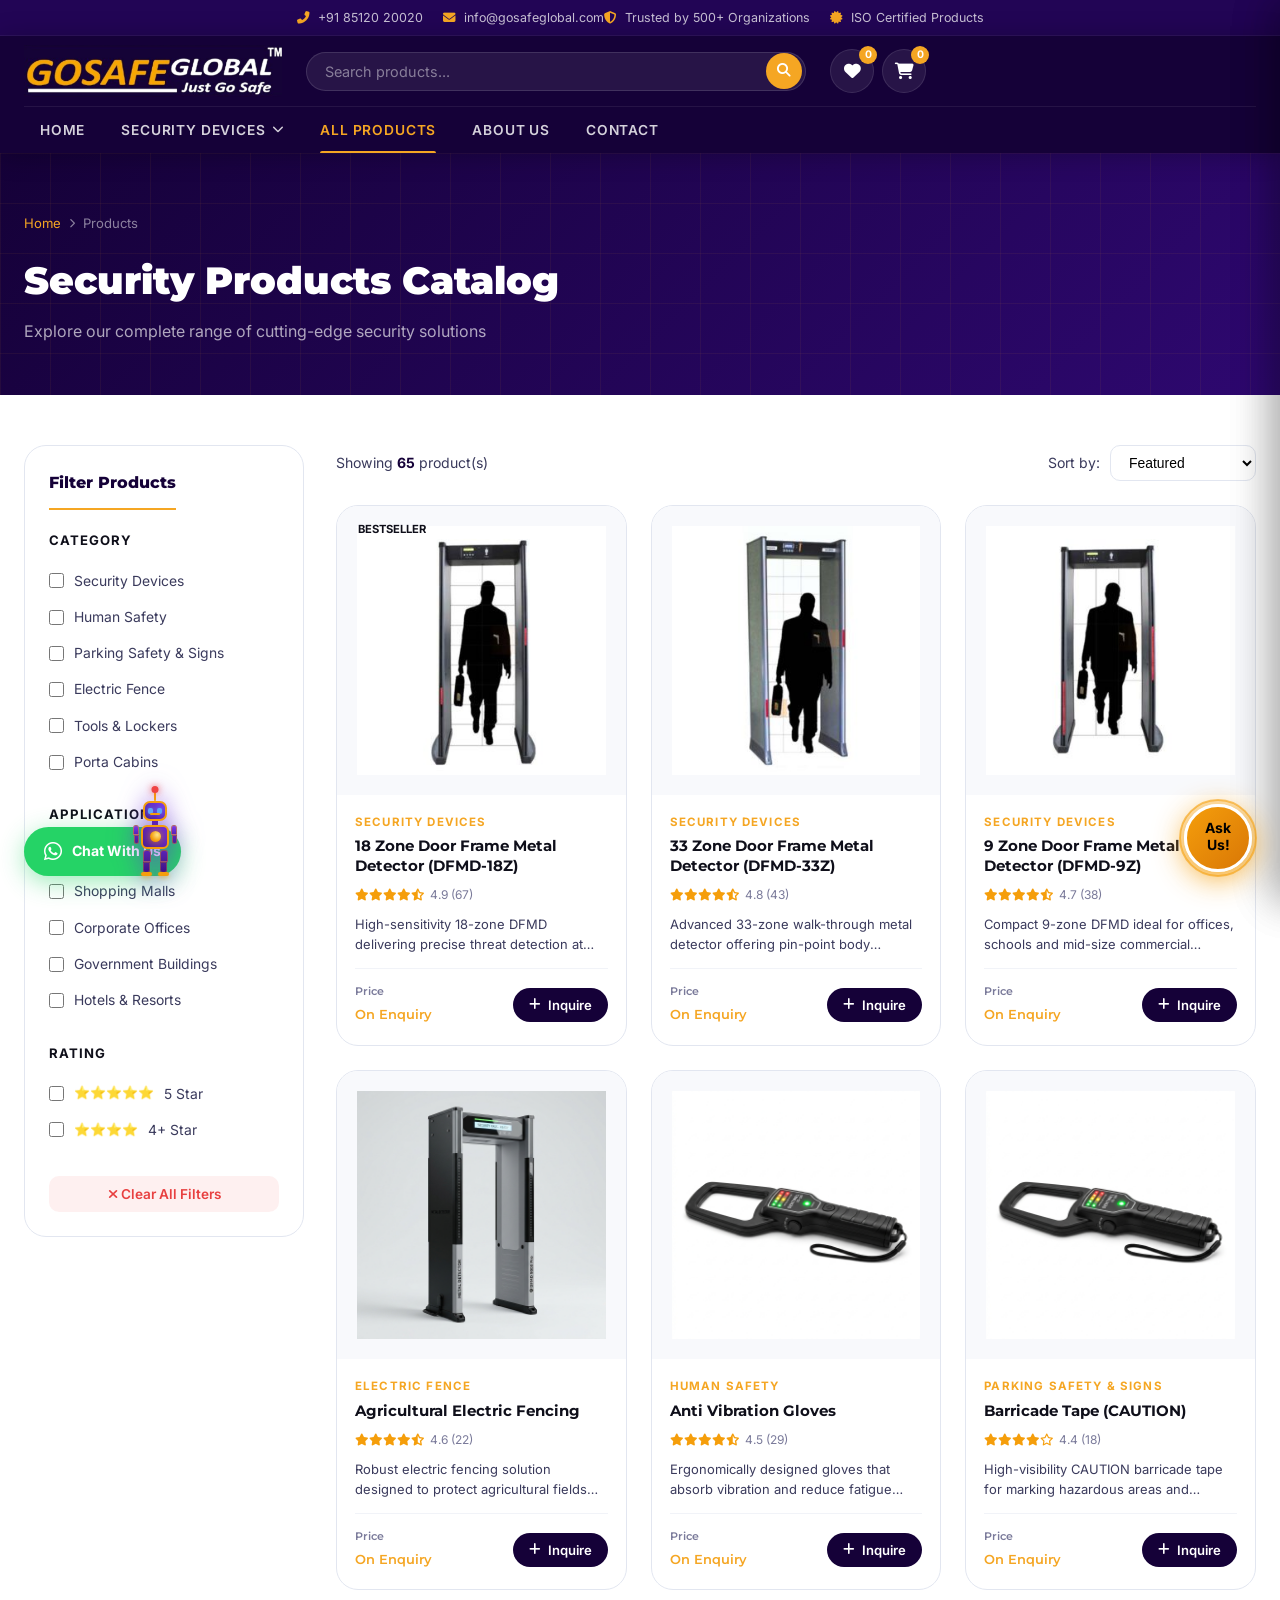
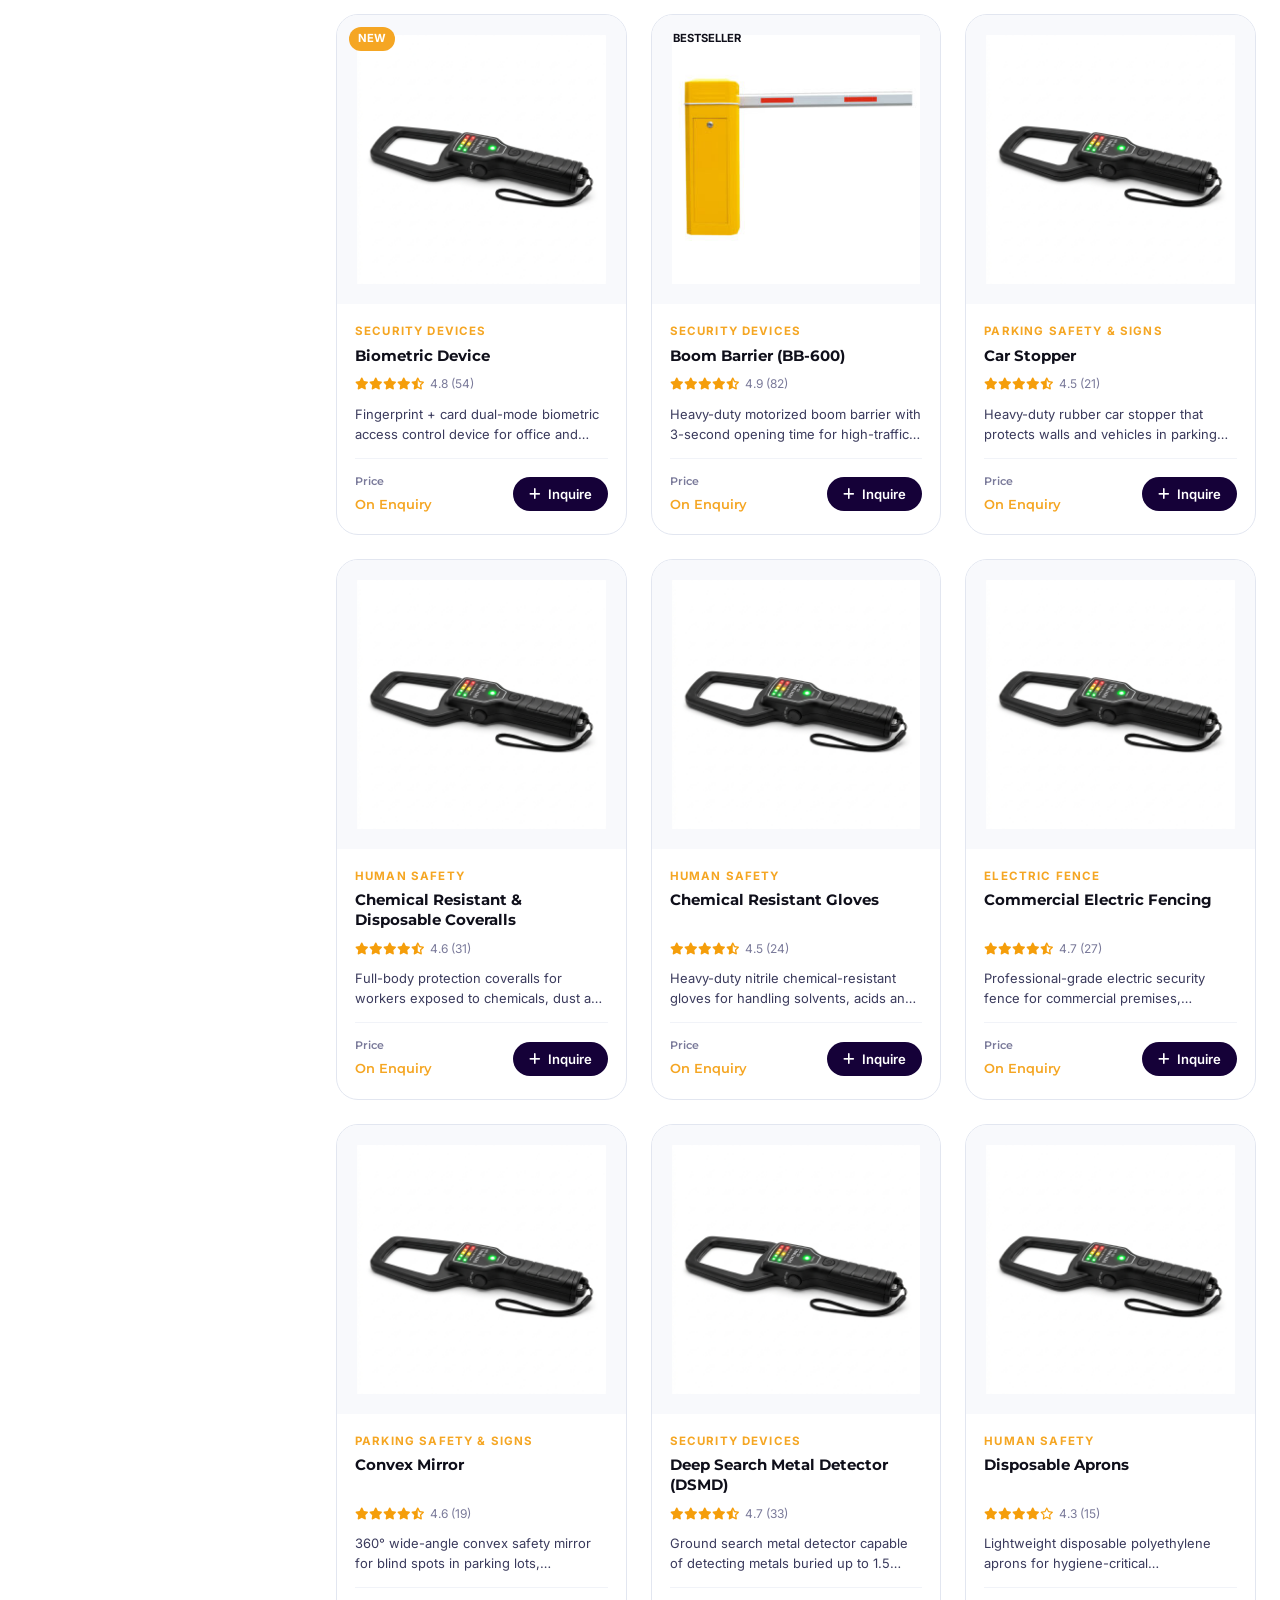
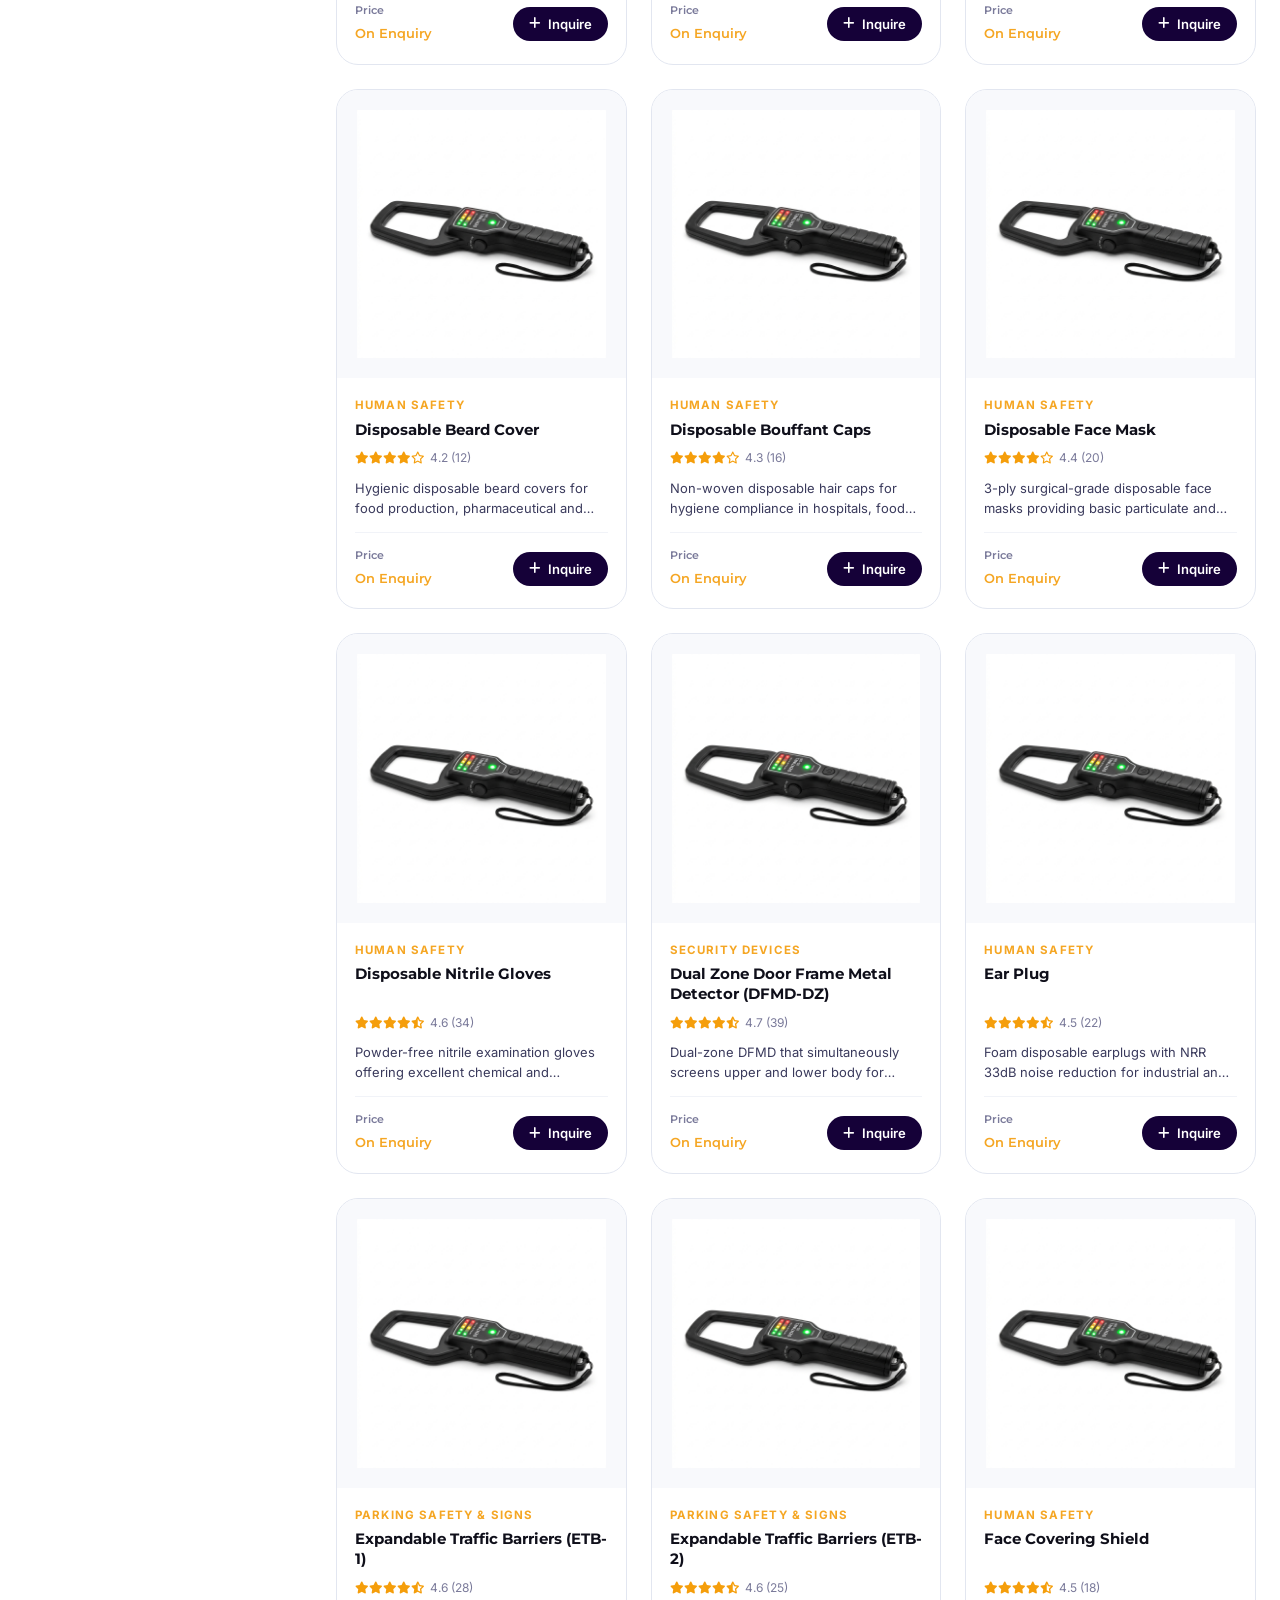
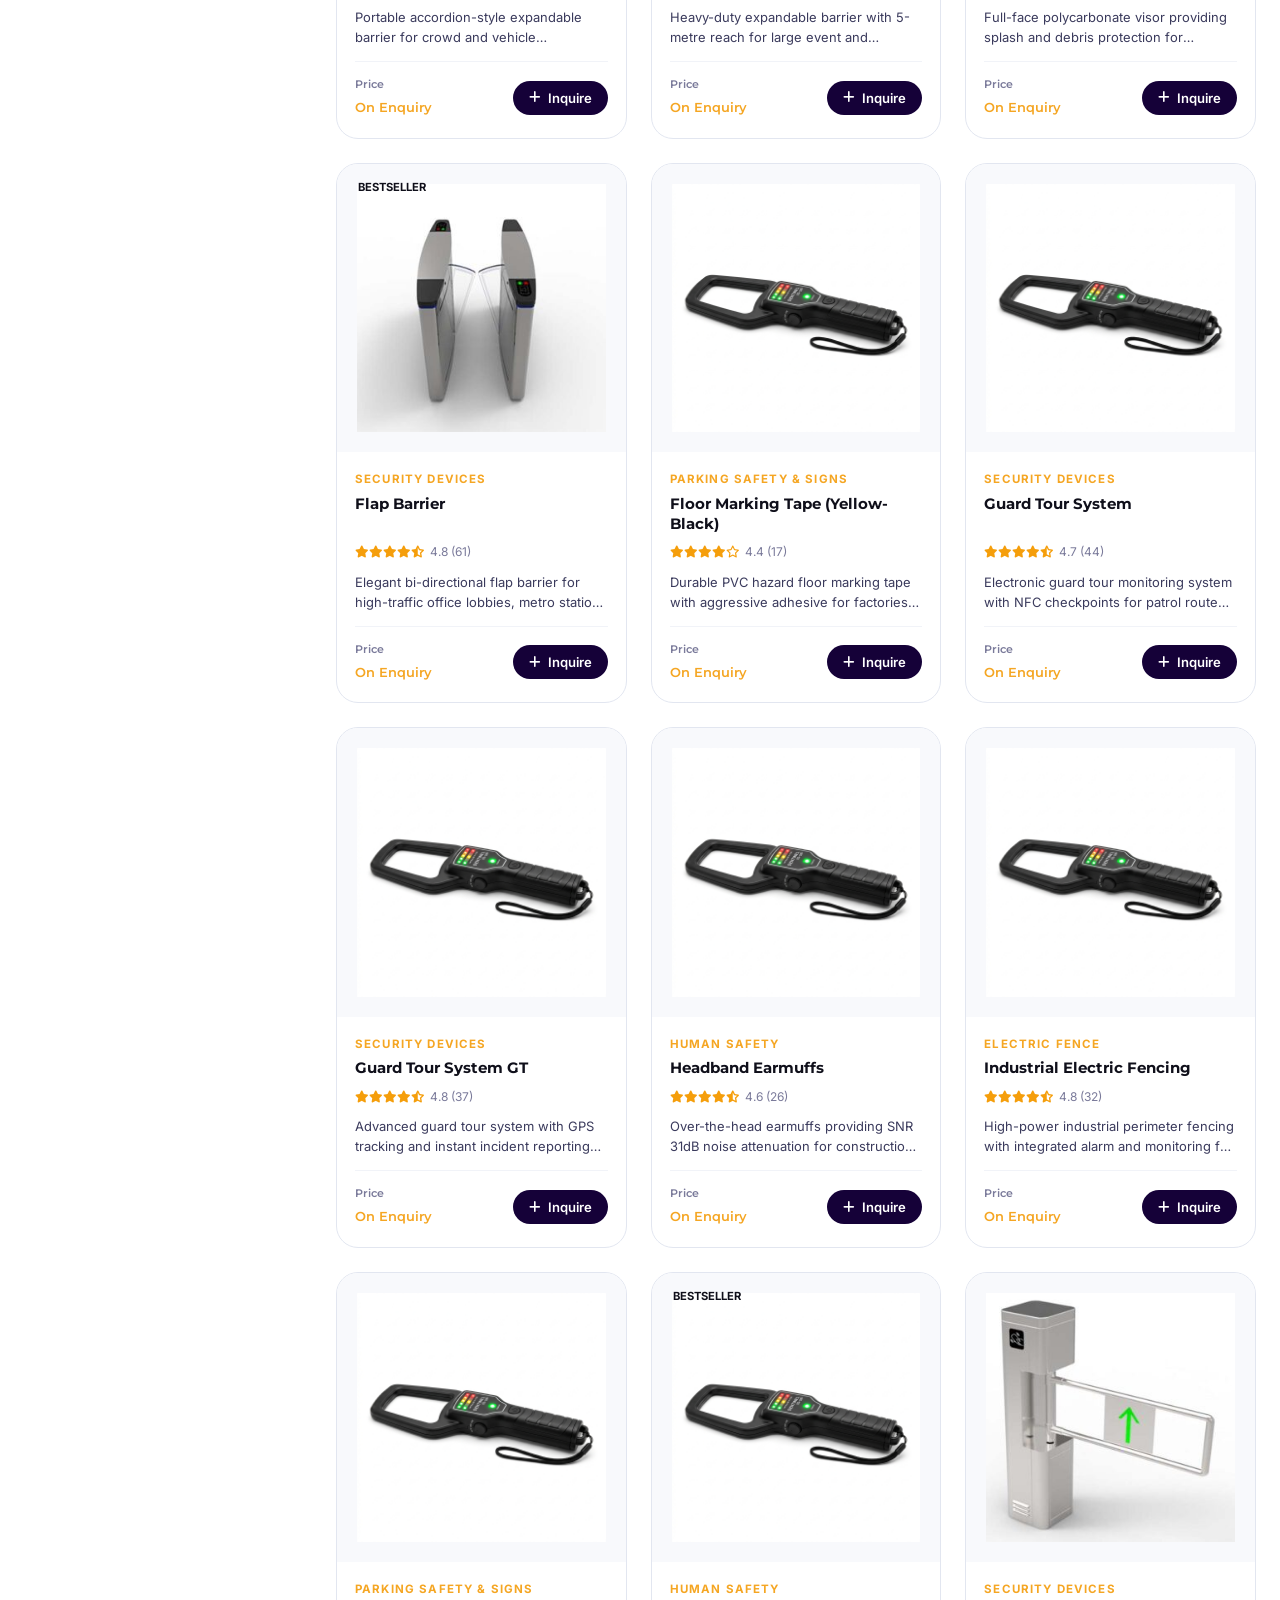
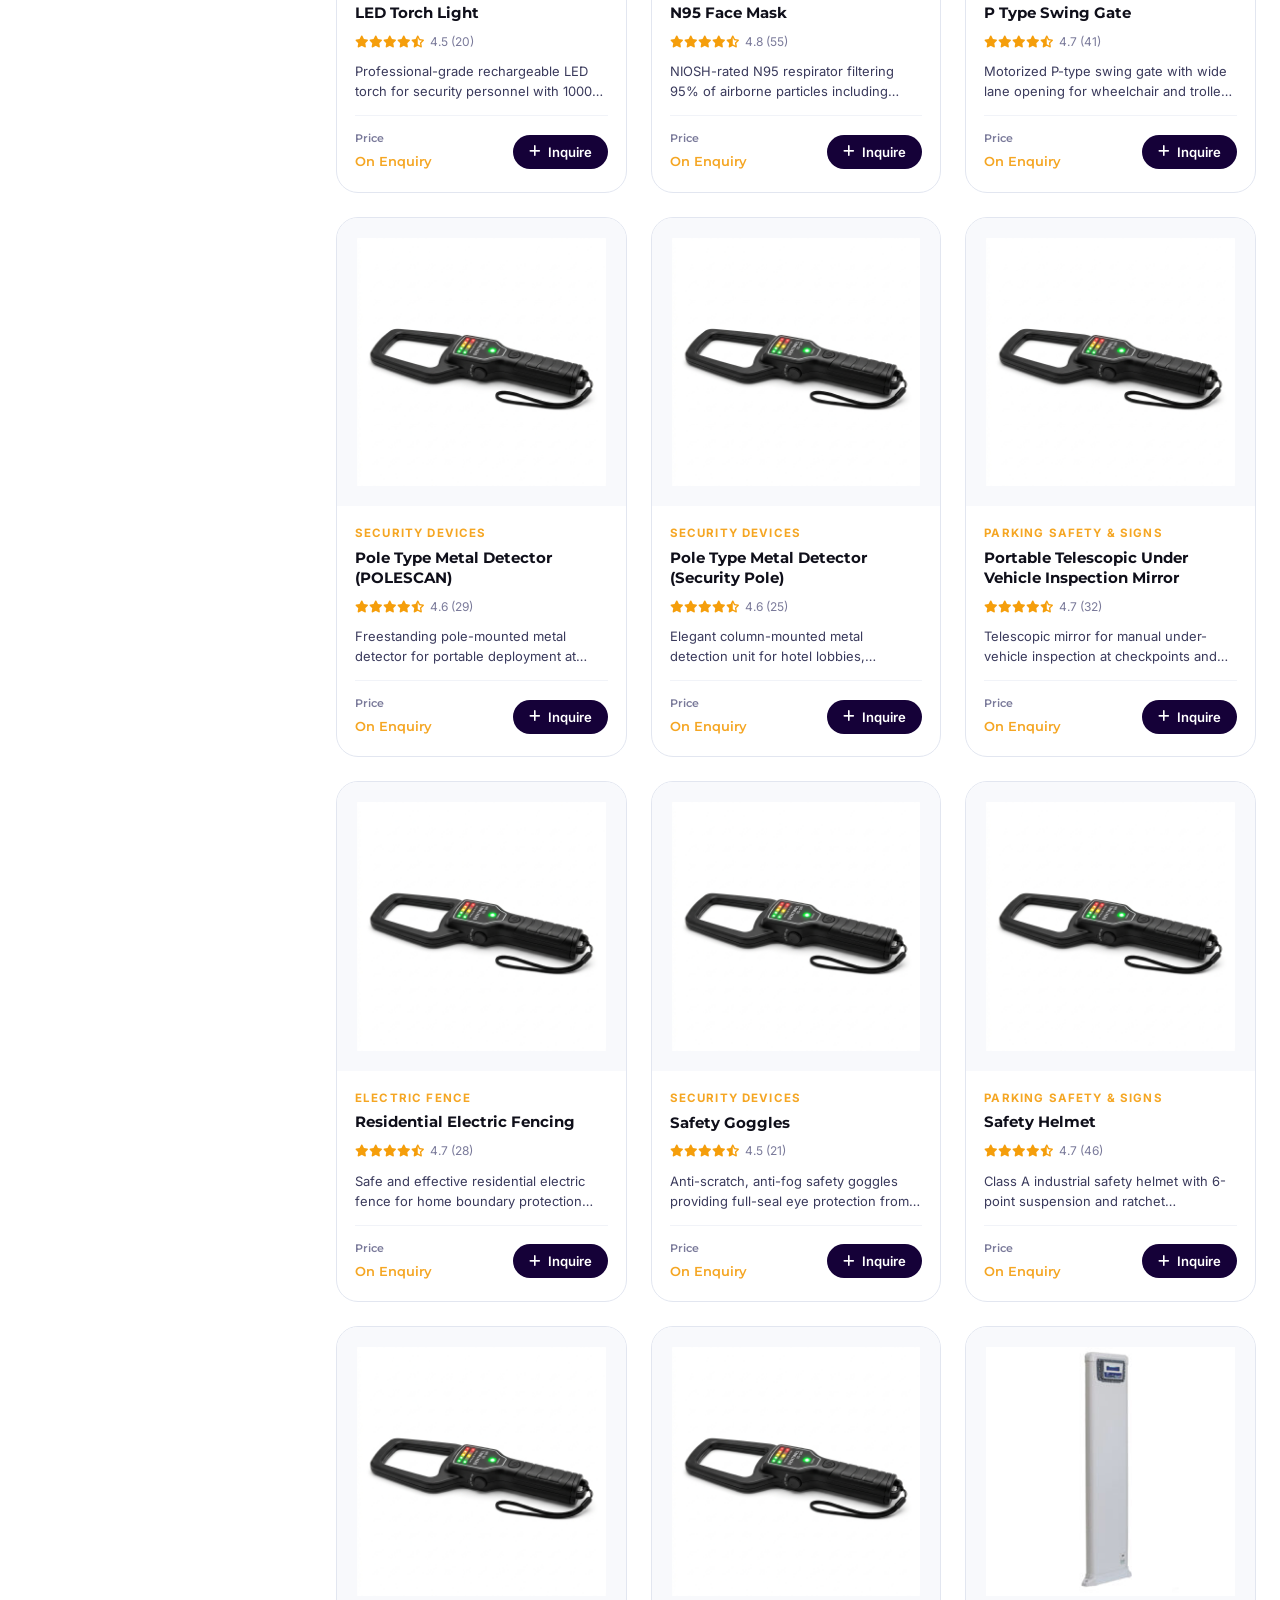
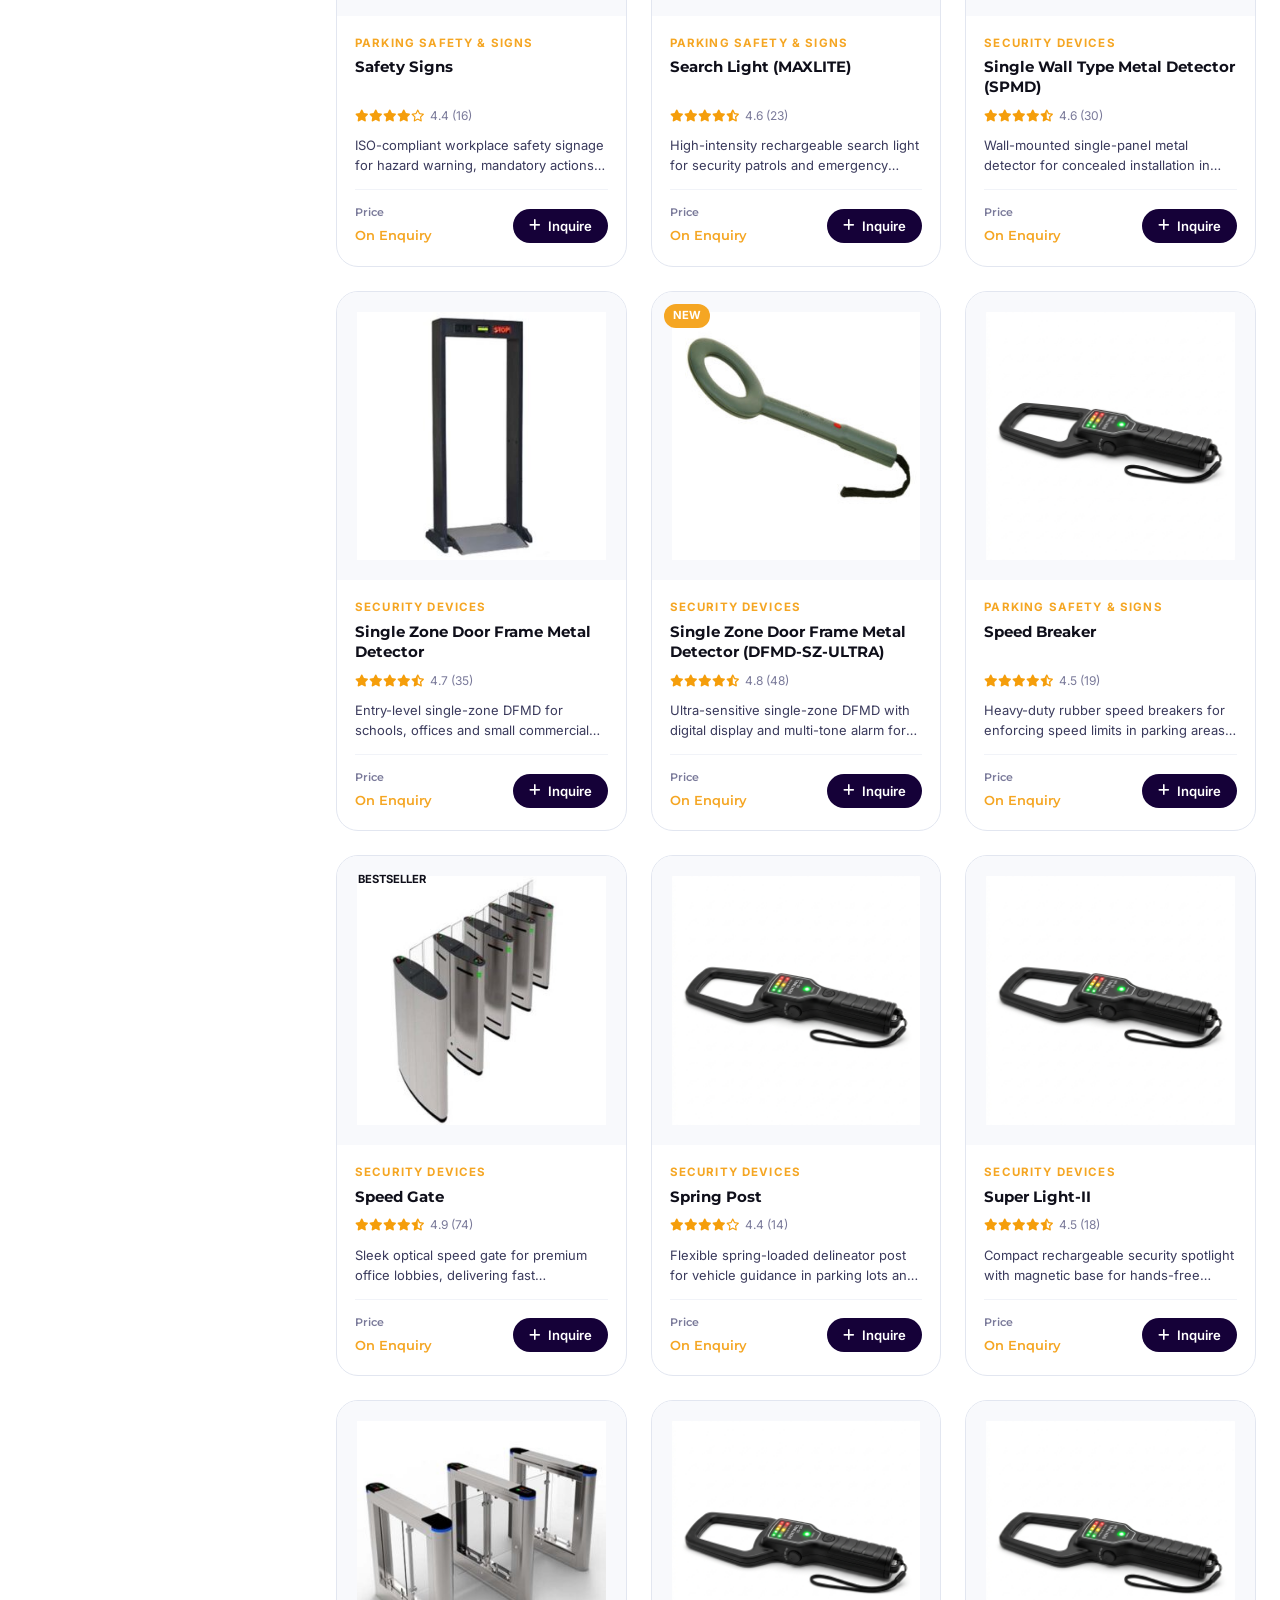
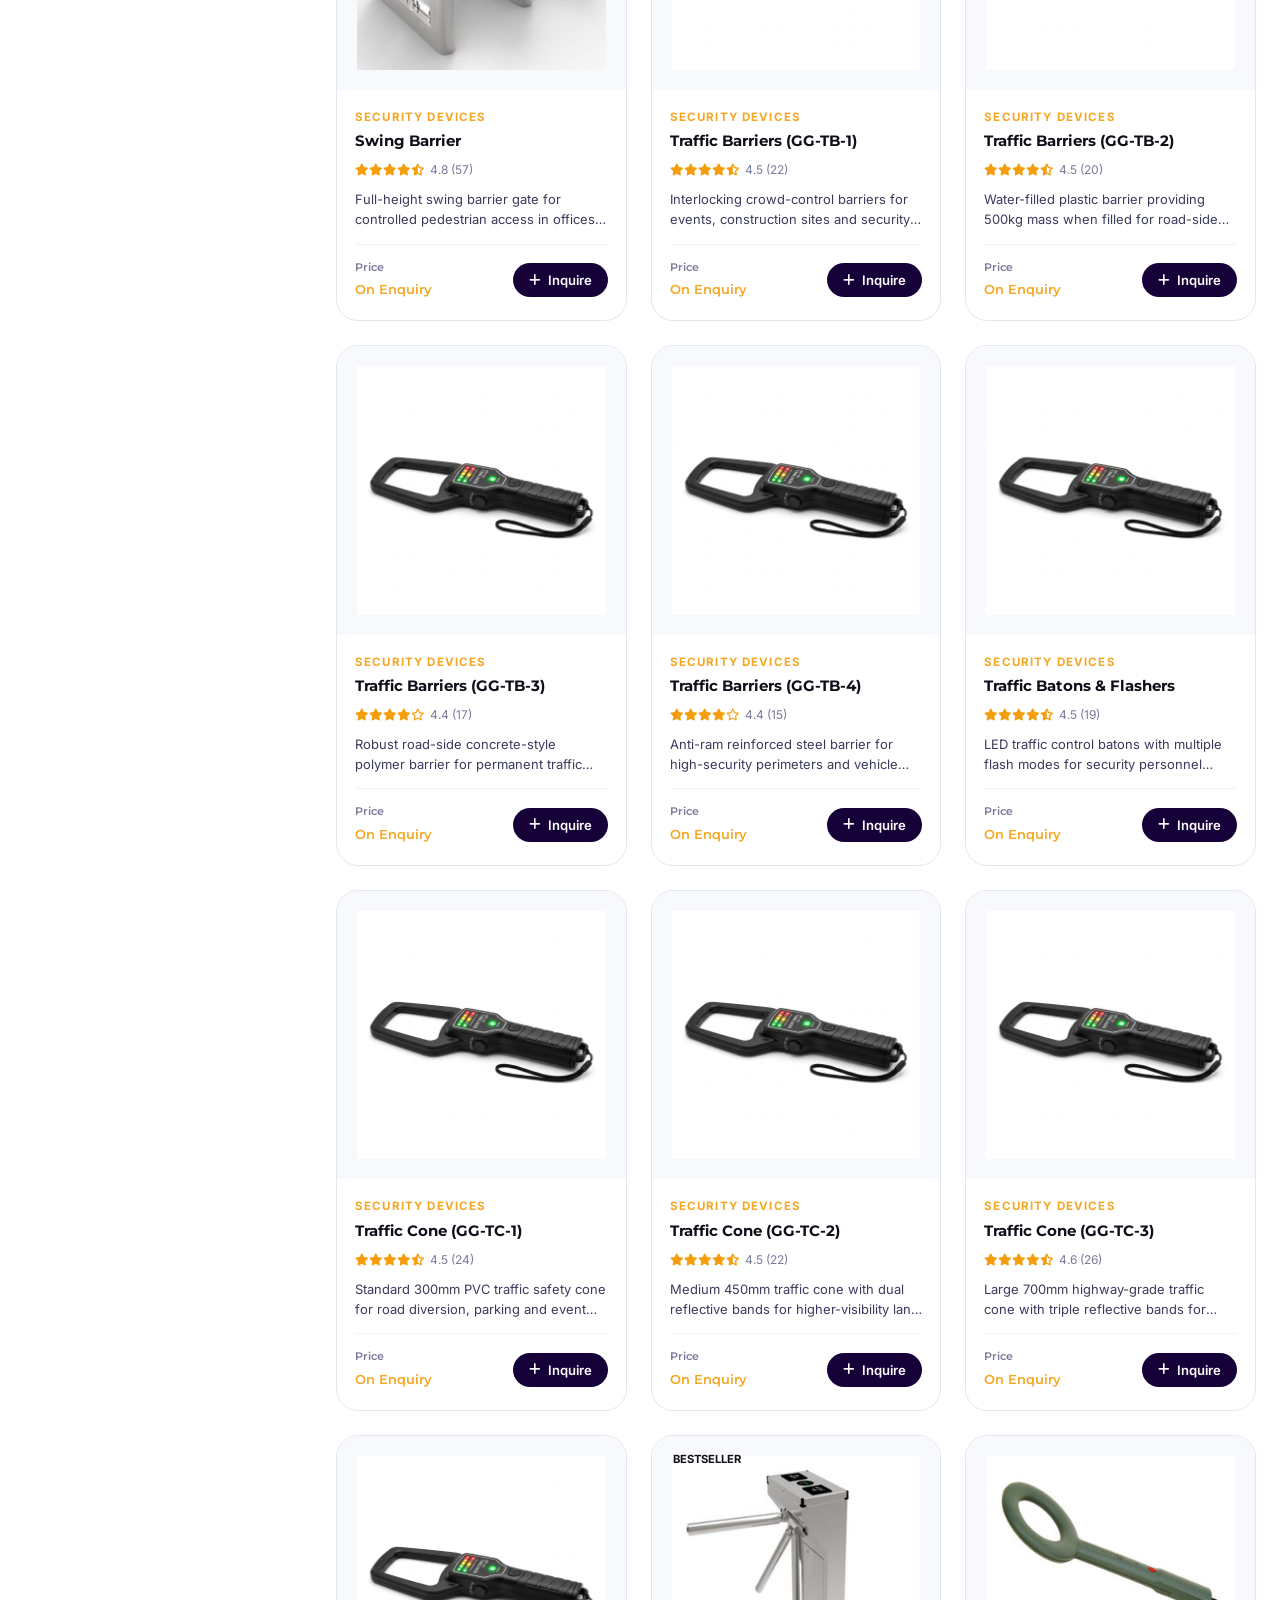
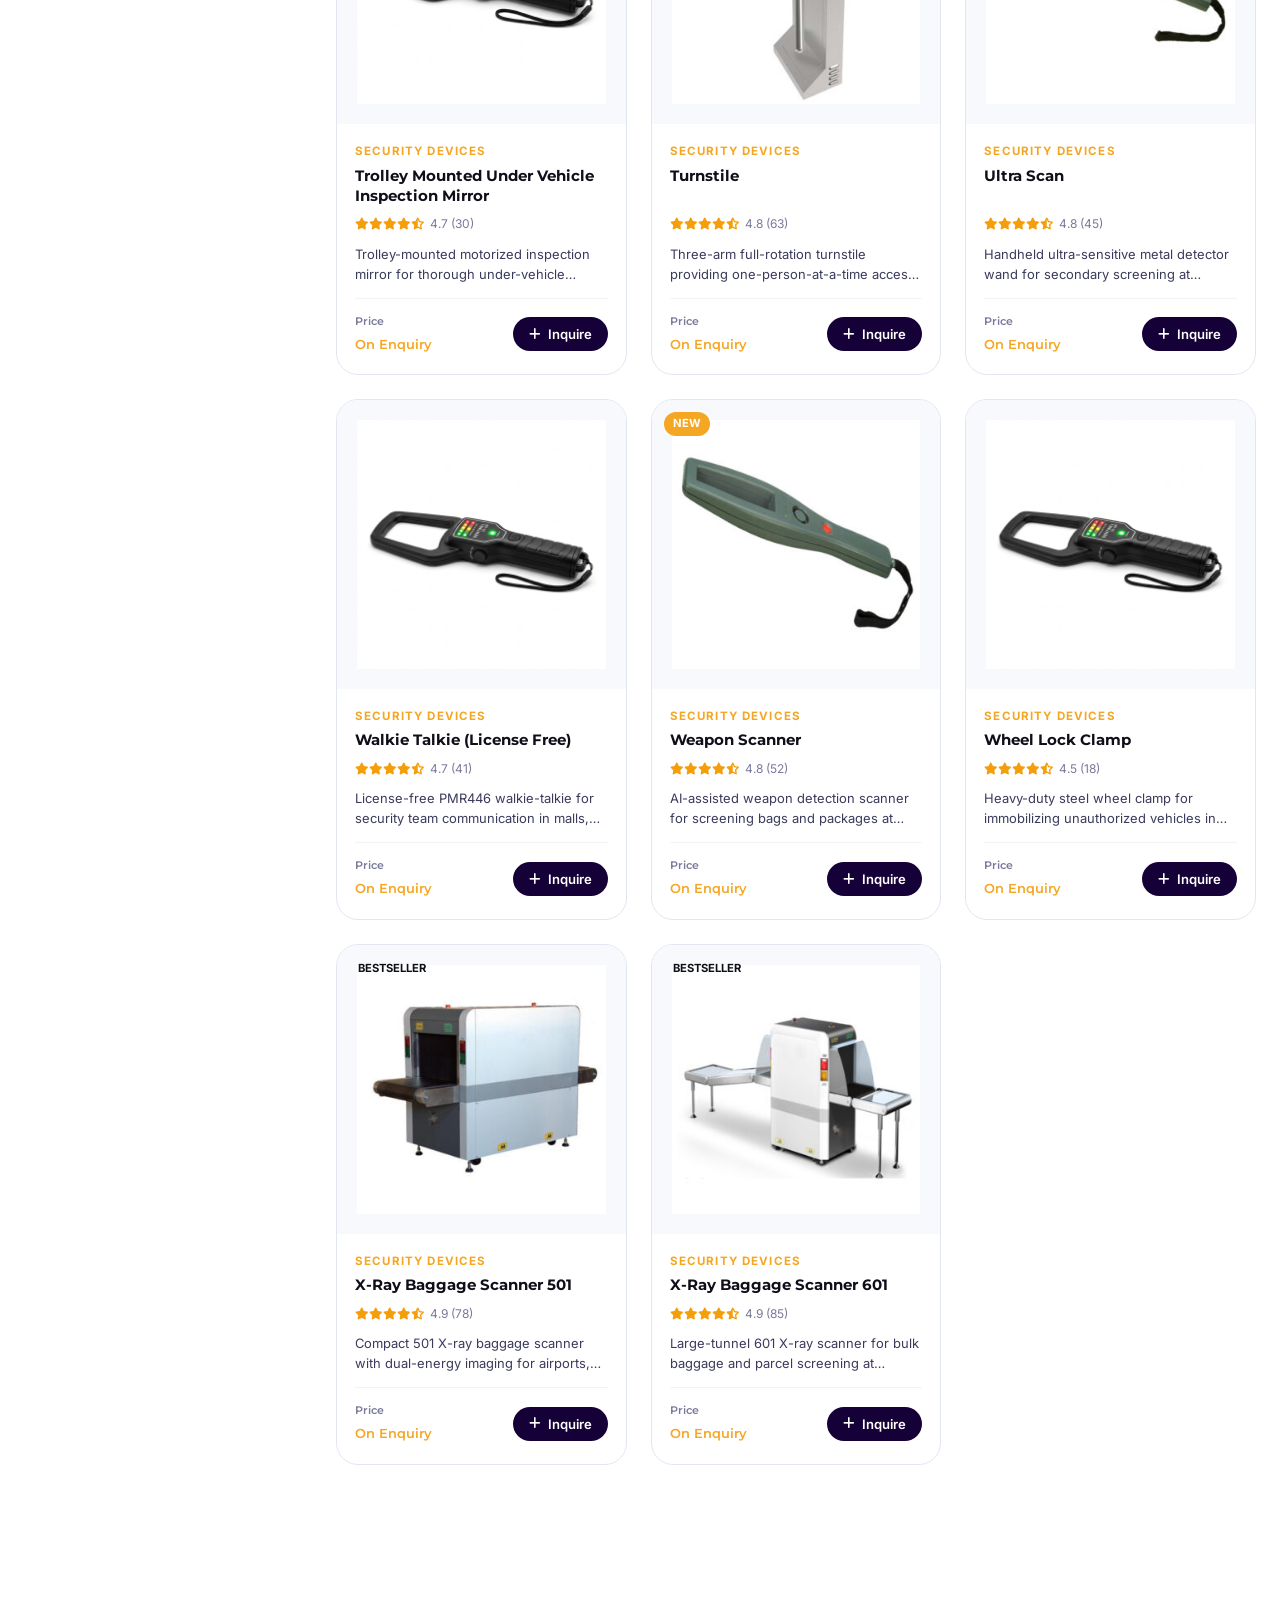
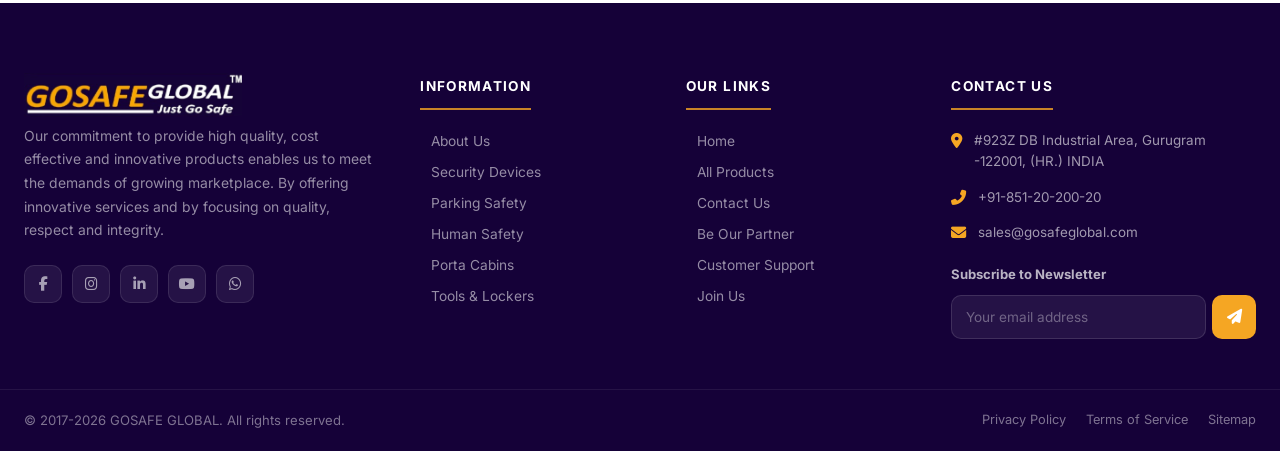
<file: products.html>
﻿<!DOCTYPE html>
<html lang="en">
<head>
  <meta charset="UTF-8" />
  <meta name="viewport" content="width=device-width, initial-scale=1.0" />
  <title>All Products – GoSafe Global | Security Equipment India</title>
  <meta name="description" content="Browse our complete range of security equipment — metal detectors, CCTV cameras, boom barriers, X-ray scanners, entrance automation, and more." />
  <link rel="preconnect" href="https://fonts.googleapis.com" />
  <link rel="preconnect" href="https://fonts.gstatic.com" crossorigin />
  <link href="https://fonts.googleapis.com/css2?family=Inter:wght@300;400;500;600;700;800;900&family=Montserrat:wght@400;500;600;700;800;900&display=swap" rel="stylesheet" />
  <link rel="stylesheet" href="https://cdnjs.cloudflare.com/ajax/libs/font-awesome/6.5.0/css/all.min.css" />
  <link rel="stylesheet" href="css/style.css" />
  <style id="wishlist-style">.wishlist-item-actions{display:flex;align-items:center;gap:8px;margin-top:8px;}.wishlist-item-actions .btn-sm{padding:6px 12px;font-size:12px;white-space:nowrap;}</style>
</head>
<body>

  <!-- TOPBAR -->
  <div class="topbar" id="topbar">
    <div class="container">
      <div class="topbar-left">
        <span><i class="fas fa-phone-alt"></i> +91 85120 20020</span>
        <span><i class="fas fa-envelope"></i> info@gosafeglobal.com</span>
      </div>
      <div class="topbar-right">
        <span><i class="fas fa-shield-halved"></i> Trusted by 500+ Organizations</span>
        <span><i class="fas fa-certificate"></i> ISO Certified Products</span>
      </div>
    </div>
  </div>

  <!-- HEADER -->
  <header class="header" id="header">
    <div class="container">
      <div class="header-inner">
        <a href="index.html" class="logo" id="logo-link">
          <img src="images/logo_new.png" alt="GoSafe Global &ndash; Just Go Safe" class="logo-img" id="site-logo" />
        </a>
        <div class="header-search" id="header-search">
          <input type="text" id="search-input" placeholder="Search products..." autocomplete="off" />
          <button id="search-btn" aria-label="Search"><i class="fas fa-search"></i></button>
          <div class="search-dropdown" id="search-dropdown"></div>
        </div>
        <div class="header-actions">
          <button class="action-btn" id="wishlist-btn" aria-label="Wishlist">
            <i class="fas fa-heart"></i>
            <span class="badge" id="wishlist-count">0</span>
          </button>
          <button class="action-btn" id="cart-btn" aria-label="Cart">
            <i class="fas fa-shopping-cart"></i>
            <span class="badge" id="cart-count">0</span>
          </button>
          <button class="mobile-menu-btn" id="mobile-menu-btn" aria-label="Menu">
            <span></span><span></span><span></span>
          </button>
        </div>
      </div>
      <nav class="main-nav" id="main-nav" aria-label="Main Navigation">
        <ul>
          <li><a href="index.html">Home</a></li>
          <li class="has-dropdown">
            <a href="products.html">Security Devices <i class="fas fa-chevron-down"></i></a>
            <div class="mega-menu">
              <div class="mega-menu-col">
                <h4>Metal Detectors</h4>
                <ul>
                  <li><a href="products.html?cat=handheld">Hand Held Metal Detector</a></li>
                  <li><a href="products.html?cat=dfmd">Door Frame Metal Detector</a></li>
                  <li><a href="products.html?cat=wall">Single Wall Type Detector</a></li>
                  <li><a href="products.html?cat=pole">Pole Type Metal Detectors</a></li>
                  <li><a href="products.html?cat=deep">Deep Search Metal Detectors</a></li>
                </ul>
              </div>
              <div class="mega-menu-col">
                <h4>Entrance Automation</h4>
                <ul>
                  <li><a href="products.html?cat=boom">Boom Barrier</a></li>
                  <li><a href="products.html?cat=flap">Flap Barrier</a></li>
                  <li><a href="products.html?cat=swing">P Type Swing Gate</a></li>
                  <li><a href="products.html?cat=speed">Speed Gate</a></li>
                </ul>
              </div>
              <div class="mega-menu-col">
                <h4>Surveillance</h4>
                <ul>
                  <li><a href="products.html?cat=cctv">CCTV Cameras</a></li>
                  <li><a href="products.html?cat=xray">X-Ray Baggage Scanners</a></li>
                  <li><a href="products.html?cat=gps">GPS Tracking</a></li>
                  <li><a href="products.html?cat=fire">Fire Safety</a></li>
                </ul>
              </div>
            </div>
          </li>
          <li><a href="products.html" class="active">All Products</a></li>
          <li><a href="about.html">About Us</a></li>
          <li><a href="contact.html">Contact</a></li>
        </ul>
      </nav>
    </div>
  </header>

  <!-- PAGE HERO -->
  <section class="page-hero">
    <div class="container">
      <div class="breadcrumb">
        <a href="index.html">Home</a>
        <i class="fas fa-chevron-right"></i>
        <span>Products</span>
      </div>
      <h1>Security Products Catalog</h1>
      <p>Explore our complete range of cutting-edge security solutions</p>
    </div>
  </section>

  <!-- PRODUCTS PAGE -->
  <section class="products-page">
    <div class="container">
      <div class="products-layout">

        <!-- Sidebar -->
        <aside class="sidebar-filters">
          <h3>Filter Products</h3>

          <div class="filter-section">
            <h4>Category</h4>
            <label class="filter-option"><input type="checkbox" value="security-devices" /> Security Devices</label>
            <label class="filter-option"><input type="checkbox" value="human-safety" /> Human Safety</label>
            <label class="filter-option"><input type="checkbox" value="parking-safety" /> Parking Safety & Signs</label>
            <label class="filter-option"><input type="checkbox" value="electric-fence" /> Electric Fence</label>
            <label class="filter-option"><input type="checkbox" value="tools-lockers" /> Tools & Lockers</label>
            <label class="filter-option"><input type="checkbox" value="porta-cabins" /> Porta Cabins</label>
          </div>

          <div class="filter-section">
            <h4>Application</h4>
            <label class="filter-option"><input type="checkbox" value="airport" /> Airports</label>
            <label class="filter-option"><input type="checkbox" value="mall" /> Shopping Malls</label>
            <label class="filter-option"><input type="checkbox" value="corporate" /> Corporate Offices</label>
            <label class="filter-option"><input type="checkbox" value="govt" /> Government Buildings</label>
            <label class="filter-option"><input type="checkbox" value="hotel" /> Hotels & Resorts</label>
          </div>

          <div class="filter-section">
            <h4>Rating</h4>
            <label class="filter-option">
              <input type="checkbox" value="5star" />
              <span class="stars" style="font-size:.8rem">⭐⭐⭐⭐⭐</span> 5 Star
            </label>
            <label class="filter-option">
              <input type="checkbox" value="4star" />
              <span class="stars" style="font-size:.8rem">⭐⭐⭐⭐</span> 4+ Star
            </label>
          </div>

          <button class="clear-filters" id="clear-filters-btn">
            <i class="fas fa-times"></i> Clear All Filters
          </button>
        </aside>

        <!-- Products Main -->
        <div class="products-main">
          <div class="products-toolbar">
            <p class="products-count" id="products-page-count">Loading products...</p>
            <div class="products-sort">
              <label for="sort-select">Sort by:</label>
              <select class="sort-select" id="sort-select">
                <option value="default">Featured</option>
                <option value="rating">Highest Rated</option>
                <option value="reviews">Most Reviewed</option>
                <option value="az">A–Z</option>
              </select>
            </div>
          </div>

          <div class="products-grid products-grid-2" id="products-page-grid">
            <!-- Rendered by JS -->
          </div>
        </div>

      </div>
    </div>
  </section>

  <!-- CART DRAWER -->
  <div class="cart-overlay" id="cart-overlay"></div>
  <div class="cart-drawer" id="cart-drawer">
    <div class="cart-header">
      <h3><i class="fas fa-shopping-cart"></i> Inquiry Cart</h3>
      <button class="cart-close" id="cart-close"><i class="fas fa-times"></i></button>
    </div>
    <div class="cart-items" id="cart-items">
      <div class="cart-empty" id="cart-empty">
        <i class="fas fa-shopping-cart"></i>
        <p>Your inquiry cart is empty</p>
        <a href="products.html" class="btn btn-primary btn-sm">Browse Products</a>
      </div>
    </div>
    <div class="cart-footer" id="cart-footer" style="display:none">
      <div class="cart-total">
        <span>Total:</span>
        <strong id="cart-total-price">₹0</strong>
      </div>
      <button class="btn btn-primary w-full" id="checkout-btn">Send Inquiry via WhatsApp <i class="fab fa-whatsapp"></i></button>
      <p class="cart-note"><i class="fas fa-info-circle"></i> Final pricing provided by our team.</p>
    </div>
  </div>

  <!-- PRODUCT MODAL -->
  <div class="modal-overlay" id="modal-overlay"></div>
  <div class="product-modal" id="product-modal">
    <button class="modal-close" id="modal-close"><i class="fas fa-times"></i></button>
    <div class="modal-content" id="modal-content"></div>
  </div>

  <!-- BACK TO TOP -->
  <button class="back-to-top" id="back-to-top"><i class="fas fa-chevron-up"></i></button>

  <!-- WHATSAPP FLOAT -->
  <a href="https://wa.me/918512020020?text=Hello, I'd like to inquire about your security products" class="whatsapp-float" target="_blank">
    <i class="fab fa-whatsapp"></i>
    <span>Chat With Us</span>
  </a>

  <!-- FOOTER -->
    <footer class="footer" id="main-footer">
    <div class="footer-top">
      <div class="container">
        <div class="footer-grid">
          <div class="footer-brand">
            <div class="footer-logo"><a href="index.html"><img src="images/logo_new.png" alt="GoSafe Global" class="footer-logo-img" /></a></div>
            <p>Our commitment to provide high quality, cost effective and innovative products enables us to meet the demands of growing marketplace. By offering innovative services and by focusing on quality, respect and integrity.</p>
            <div class="footer-socials">
              <a href="https://www.facebook.com/" target="_blank" aria-label="Facebook"><i class="fab fa-facebook-f"></i></a>
              <a href="https://www.instagram.com/gosafe_global" target="_blank" aria-label="Instagram"><i class="fab fa-instagram"></i></a>
              <a href="https://www.linkedin.com/home/?originalSubdomain=in" target="_blank" aria-label="LinkedIn"><i class="fab fa-linkedin-in"></i></a>
              <a href="#" aria-label="YouTube"><i class="fab fa-youtube"></i></a>
              <a href="https://wa.me/918512020020" target="_blank" aria-label="WhatsApp"><i class="fab fa-whatsapp"></i></a>
            </div>
          </div>

          <div class="footer-links">
            <h4>Information</h4>
            <ul>
              <li><a href="about.html">About Us</a></li>
              <li><a href="products.html?cat=security-devices">Security Devices</a></li>
              <li><a href="products.html?cat=parking-safety">Parking Safety</a></li>
              <li><a href="products.html?cat=human-safety">Human Safety</a></li>
              <li><a href="products.html?cat=porta-cabins">Porta Cabins</a></li>
              <li><a href="products.html?cat=tools-lockers">Tools &amp; Lockers</a></li>
            </ul>
          </div>

          <div class="footer-links">
            <h4>Our Links</h4>
            <ul>
              <li><a href="index.html">Home</a></li>
              <li><a href="products.html">All Products</a></li>
              <li><a href="contact.html">Contact Us</a></li>
              <li><a href="#">Be Our Partner</a></li>
              <li><a href="#">Customer Support</a></li>
              <li><a href="#">Join Us</a></li>
            </ul>
          </div>

          <div class="footer-contact">
            <h4>Contact Us</h4>
            <div class="contact-item">
              <i class="fas fa-map-marker-alt"></i>
              <p>#923Z DB Industrial Area, Gurugram -122001, (HR.) INDIA</p>
            </div>
            <div class="contact-item">
              <i class="fas fa-phone-alt"></i>
              <p>+91-851-20-200-20</p>
            </div>
            <div class="contact-item">
              <i class="fas fa-envelope"></i>
              <p>sales@gosafeglobal.com</p>
            </div>
            <div class="footer-newsletter">
              <h5>Subscribe to Newsletter</h5>
              <div class="newsletter-form">
                <input type="email" id="newsletter-email" placeholder="Your email address" />
                <button id="newsletter-btn" aria-label="Subscribe"><i class="fas fa-paper-plane"></i></button>
              </div>
            </div>
          </div>
        </div>
      </div>
    </div>
    <div class="footer-bottom">
      <div class="container">
        <p>&copy; 2017-2026 GOSAFE GLOBAL. All rights reserved.</p>
        <div class="footer-bottom-links">
          <a href="#">Privacy Policy</a>
          <a href="#">Terms of Service</a>
          <a href="#">Sitemap</a>
        </div>
      </div>
    </div>
  </footer>

  <script src="js/products-data.js"></script>
  <script src="js/main.js?v=6"></script>
<!-- ===== ROBOT CHATBOT WIDGET ===== -->
  <style>
    /* ── Robot Chat Launcher ── */
    #gs-chat-launcher {
      position: fixed;
      bottom: 28px;
      right: 28px;
      z-index: 10000;
      width: 68px;
      height: 68px;
      border-radius: 50%;
      background: linear-gradient(135deg, #f59e0b, #d97706);
      border: 3px solid #ffffff;
      cursor: pointer;
      display: flex;
      align-items: center;
      justify-content: center;
      box-shadow: 0 6px 30px rgba(245,158,11,.85), 0 0 0 4px rgba(245,158,11,.25);
      transition: transform .25s, box-shadow .25s;
      font-size: 32px;
      line-height: 1;
    }
      #gs-chat-launcher { transition: transform .25s, box-shadow .25s; }
    #gs-chat-launcher:hover {
      transform: scale(1.1) rotate(-5deg);
      box-shadow: 0 10px 40px rgba(245,158,11,1), 0 0 0 6px rgba(245,158,11,.35);
    }
    #gs-chat-launcher::before {
      content: '';
      position: absolute;
      inset: -8px;
      border-radius: 50%;
      border: 2.5px solid rgba(245,158,11,.6);
      animation: gs-pulse 2.2s ease-out infinite;
    }
    /* Main roaming animation */
    @keyframes gs-roam {
      0%    { transform: translate(0, 0) scale(1) rotate(0deg); }
      8%    { transform: translate(12px, 0) scale(1.05) rotate(5deg); }
      18%   { transform: translate(-90px, 0) scale(0.92) rotate(-15deg); }
      26%   { transform: translate(8px, 0) scale(1.06) rotate(8deg); }
      34%   { transform: translate(0, 0) scale(1) rotate(0deg); }
      42%   { transform: translate(0, 0) scale(1) rotate(0deg); }
      50%   { transform: translate(0, 12px) scale(1.05) rotate(-3deg); }
      60%   { transform: translate(0, -85vh) scale(0.9) rotate(10deg); }
      70%   { transform: translate(0, 10px) scale(1.07) rotate(-6deg); }
      80%   { transform: translate(0, 0) scale(1) rotate(0deg); }
      100%  { transform: translate(0, 0) scale(1) rotate(0deg); }
    }
    @keyframes gs-pulse {
      0%   { transform: scale(1); opacity: .8; }
      70%  { transform: scale(1.4); opacity: 0; }
      100% { transform: scale(1.4); opacity: 0; }
    }
    .gs-notif-dot {
      position: absolute;
      top: 2px; right: 2px;
      width: 15px; height: 15px;
      background: #ef4444;
      border-radius: 50%;
      border: 2px solid #fff;
      animation: gs-bounce-dot 1s ease infinite;
    }
    @keyframes gs-bounce-dot {
      0%,100% { transform: scale(1); }
      50% { transform: scale(1.2); }
    }

    /* ── Chat Popup ── */
    #gs-chat-popup {
      position: fixed;
      bottom: 112px;
      right: 28px;
      z-index: 9999;
      width: 370px;
      height: 590px;
      border-radius: 24px;
      background: #0f0030;
      border: 2px solid #f59e0b;
      box-shadow: 0 24px 80px rgba(0,0,0,.8), 0 0 0 1px rgba(245,158,11,.2);
      display: flex;
      flex-direction: column;
      overflow: hidden;
      transform: translateY(24px) scale(0.94);
      opacity: 0;
      pointer-events: none;
      transition: transform .32s cubic-bezier(.34,1.56,.64,1), opacity .22s ease;
    }
    #gs-chat-popup.gs-active {
      transform: translateY(0) scale(1);
      opacity: 1;
      pointer-events: all;
    }
    .gs-chat-header {
      background: linear-gradient(135deg, #1a0050, #2d0080);
      padding: 16px 18px;
      display: flex;
      align-items: center;
      gap: 12px;
      flex-shrink: 0;
      border-bottom: 1px solid rgba(245,158,11,.3);
    }
    .gs-agent-avatar {
      width: 46px; height: 46px;
      border-radius: 50%;
      background: linear-gradient(135deg, #f59e0b, #d97706);
      display: flex; align-items: center; justify-content: center;
      font-size: 24px;
      flex-shrink: 0;
      box-shadow: 0 3px 12px rgba(245,158,11,.5);
      border: 2px solid rgba(255,255,255,.2);
    }
    .gs-agent-info { flex: 1; }
    .gs-agent-name { font-size: 15px; font-weight: 700; color: #fff; letter-spacing: -.2px; font-family: 'Inter', sans-serif; }
    .gs-agent-status { display: flex; align-items: center; gap: 5px; font-size: 12px; color: rgba(255,255,255,.6); margin-top: 2px; font-family: 'Inter', sans-serif; }
    .gs-status-dot { width: 7px; height: 7px; border-radius: 50%; background: #4ade80; box-shadow: 0 0 6px rgba(74,222,128,.8); }
    .gs-header-restart {
      background: rgba(255,255,255,.1); border: none; border-radius: 8px;
      color: rgba(255,255,255,.75); width: 32px; height: 32px;
      cursor: pointer; font-size: 18px;
      display: flex; align-items: center; justify-content: center;
      transition: background .2s;
    }
    .gs-header-restart:hover { background: rgba(255,255,255,.22); }

    /* Messages */
    #gs-chat-messages {
      flex: 1; overflow-y: auto; padding: 18px 14px 10px;
      display: flex; flex-direction: column; gap: 12px;
      background: linear-gradient(180deg, #130040 0%, #0a1a3a 100%);
      scroll-behavior: smooth;
    }
    #gs-chat-messages::-webkit-scrollbar { width: 4px; }
    #gs-chat-messages::-webkit-scrollbar-thumb { background: rgba(245,158,11,.3); border-radius: 4px; }

    .gs-msg-row { display: flex; align-items: flex-end; gap: 8px; }
    .gs-msg-row.gs-bot { justify-content: flex-start; }
    .gs-msg-row.gs-user { justify-content: flex-end; }
    .gs-bot-avatar-sm {
      width: 30px; height: 30px; border-radius: 50%;
      background: linear-gradient(135deg, #f59e0b, #d97706);
      flex-shrink: 0; display: flex; align-items: center; justify-content: center;
      font-size: 15px; border: 1.5px solid rgba(255,255,255,.2);
    }
    .gs-bubble {
      max-width: 78%; padding: 11px 15px; border-radius: 18px;
      font-size: 14px; line-height: 1.55; word-break: break-word;
      font-family: 'Inter', sans-serif;
    }
    .gs-bubble.gs-bot {
      background: #ffffff; color: #0f0030;
      border-bottom-left-radius: 5px;
      box-shadow: 0 3px 18px rgba(0,0,0,.35); font-weight: 500;
    }
    .gs-bubble.gs-user {
      background: linear-gradient(135deg, #f59e0b, #d97706);
      color: #fff; border-bottom-right-radius: 5px;
      box-shadow: 0 3px 12px rgba(245,158,11,.5); font-weight: 600;
    }

    /* Typing */
    .gs-typing-row { display: flex; align-items: flex-end; gap: 8px; }
    .gs-typing-dots {
      display: flex; gap: 5px; background: #fff;
      padding: 13px 17px; border-radius: 18px; border-bottom-left-radius: 5px;
      box-shadow: 0 3px 18px rgba(0,0,0,.35);
    }
    .gs-typing-dots span {
      width: 7px; height: 7px; border-radius: 50%; background: #8892b0;
      animation: gs-dot-bounce .9s ease-in-out infinite;
    }
    .gs-typing-dots span:nth-child(2) { animation-delay: .15s; }
    .gs-typing-dots span:nth-child(3) { animation-delay: .3s; }
    @keyframes gs-dot-bounce {
      0%,80%,100% { transform: translateY(0); background: #8892b0; }
      40% { transform: translateY(-7px); background: #f59e0b; }
    }

    /* Options */
    .gs-options-wrap { display: flex; flex-wrap: wrap; gap: 8px; padding-left: 38px; }
    .gs-opt-btn {
      padding: 8px 15px;
      background: rgba(255,255,255,.1);
      border: 1.5px solid rgba(245,158,11,.7);
      color: #fff; font-size: 13px; font-weight: 600;
      border-radius: 100px; cursor: pointer;
      transition: all .2s; font-family: 'Inter', sans-serif;
    }
    .gs-opt-btn:hover { background: #f59e0b; border-color: #f59e0b; transform: translateY(-1px); box-shadow: 0 4px 14px rgba(245,158,11,.5); }
    .gs-opt-btn:disabled { opacity: .4; cursor: not-allowed; transform: none; }
    .gs-opt-btn.gs-selected { background: #f59e0b; border-color: #f59e0b; opacity: .7; }

    .gs-continue-btn {
      align-self: center; padding: 8px 22px;
      background: transparent; border: 1.5px solid rgba(245,158,11,.5);
      color: rgba(255,255,255,.85); font-size: 13px; font-weight: 600;
      border-radius: 100px; cursor: pointer;
      font-family: 'Inter', sans-serif; transition: all .2s;
    }
    .gs-continue-btn:hover { background: rgba(245,158,11,.15); border-color: #f59e0b; }

    .gs-whatsapp-btn {
      display: inline-flex; align-items: center; gap: 8px;
      background: #25d366; color: white;
      padding: 10px 20px; border-radius: 100px;
      font-weight: 700; font-size: 14px;
      text-decoration: none; margin-top: 8px; transition: background .2s;
      font-family: 'Inter', sans-serif;
    }
    .gs-whatsapp-btn:hover { background: #1ebe5a; }

    .gs-day-label {
      text-align: center; font-size: 11px;
      color: rgba(255,255,255,.4); letter-spacing: .5px;
      text-transform: uppercase; margin: 4px 0;
      font-family: 'Inter', sans-serif;
    }
    .gs-chat-end-notice {
      text-align: center; font-size: 12px; color: rgba(255,255,255,.8);
      padding: 8px 16px; background: rgba(245,158,11,.15);
      border-radius: 100px; align-self: center;
      border: 1px solid rgba(245,158,11,.35);
      font-family: 'Inter', sans-serif;
    }

    /* Input */
    .gs-chat-input-area {
      padding: 12px 14px;
      background: #1a0050;
      border-top: 1px solid rgba(245,158,11,.3);
      display: flex; align-items: center; gap: 10px; flex-shrink: 0;
    }
    #gs-user-input {
      flex: 1; padding: 11px 16px;
      border: 1.5px solid rgba(245,158,11,.4); border-radius: 100px;
      font-size: 14px; font-family: 'Inter', sans-serif;
      color: #fff; outline: none;
      background: rgba(255,255,255,.08);
      transition: border-color .2s;
    }
    #gs-user-input:focus { border-color: #f59e0b; background: rgba(255,255,255,.12); }
    #gs-user-input::placeholder { color: rgba(255,255,255,.4); }
    #gs-user-input:disabled { opacity: .4; cursor: not-allowed; }
    #gs-send-btn {
      width: 40px; height: 40px; border-radius: 50%;
      background: linear-gradient(135deg, #f59e0b, #d97706);
      border: none; cursor: pointer; display: flex; align-items: center; justify-content: center;
      box-shadow: 0 3px 12px rgba(245,158,11,.5); transition: transform .2s, box-shadow .2s; flex-shrink: 0;
    }
    #gs-send-btn:hover { transform: scale(1.1); box-shadow: 0 5px 18px rgba(245,158,11,.65); }
    #gs-send-btn:disabled { opacity: .4; cursor: not-allowed; transform: none; }

    @media (max-width: 480px) {
      #gs-chat-popup { width: calc(100vw - 20px); right: 10px; }
    }
  </style>

  <!-- Robot Launcher Button -->
  <button id="gs-chat-launcher" onclick="gsToggleChat()" title="Chat with GoSafe AI">
    <div class="gs-notif-dot"></div>
    <span id="gs-launcher-icon">🤖</span>
  </button>

  <!-- Chat Popup -->
  <div id="gs-chat-popup">
    <div class="gs-chat-header">
      <div class="gs-agent-avatar">🤖</div>
      <div class="gs-agent-info">
        <div class="gs-agent-name">GoSafe AI Assistant</div>
        <div class="gs-agent-status"><span class="gs-status-dot"></span>Online now</div>
      </div>
      <button class="gs-header-restart" onclick="gsResetChat()" title="Restart">↺</button>
    </div>
    <div id="gs-chat-messages">
      <div class="gs-day-label">Today</div>
    </div>
    <div class="gs-chat-input-area">
      <input type="text" id="gs-user-input" placeholder="Type your message…" disabled />
      <button id="gs-send-btn" disabled onclick="gsSendTyped()">
        <svg width="18" height="18" fill="none" viewBox="0 0 24 24" stroke="white" stroke-width="2.5" stroke-linecap="round" stroke-linejoin="round">
          <line x1="22" y1="2" x2="11" y2="13"/><polygon points="22 2 15 22 11 13 2 9 22 2"/>
        </svg>
      </button>
    </div>
  </div>

  <script>
  (function() {
    const API = '/api/chat';
    let gsSessionId = null, gsIsOpen = false, gsStarted = false;
    const gsPopup    = document.getElementById('gs-chat-popup');
    const gsLauncher = document.getElementById('gs-chat-launcher');
    const gsMsgs     = document.getElementById('gs-chat-messages');
    const gsTxtInput = document.getElementById('gs-user-input');
    const gsSendBtn  = document.getElementById('gs-send-btn');

    window.gsToggleChat = function() {
      gsIsOpen = !gsIsOpen;
      gsPopup.classList.toggle('gs-active', gsIsOpen);
      document.getElementById('gs-launcher-icon').textContent = gsIsOpen ? '✕' : '🤖';
      gsLauncher.querySelector('.gs-notif-dot')?.remove();
      if (gsIsOpen && !gsStarted) { gsStarted = true; gsCallAPI(null); }
      if (gsIsOpen) setTimeout(() => gsMsgs.scrollTop = gsMsgs.scrollHeight, 100);
    };

    window.gsResetChat = function() {
      gsSessionId = null; gsStarted = false;
      gsMsgs.innerHTML = '<div class="gs-day-label">Today</div>';
      gsDisableInput(); gsCallAPI(null);
    };

    function gsShowTyping(cb, delay) {
      delay = delay || 850;
      const row = document.createElement('div');
      row.className = 'gs-typing-row'; row.id = 'gs-typing';
      row.innerHTML = '<div class="gs-bot-avatar-sm">🤖</div><div class="gs-typing-dots"><span></span><span></span><span></span></div>';
      gsMsgs.appendChild(row);
      gsMsgs.scrollTop = gsMsgs.scrollHeight;
      setTimeout(function() { row.remove(); cb(); }, delay);
    }

    function gsAddBot(html) {
      const row = document.createElement('div');
      row.className = 'gs-msg-row gs-bot';
      row.innerHTML = '<div class="gs-bot-avatar-sm">🤖</div><div class="gs-bubble gs-bot">' + html + '</div>';
      gsMsgs.appendChild(row);
      gsMsgs.scrollTop = gsMsgs.scrollHeight;
    }

    function gsAddUser(text) {
      const row = document.createElement('div');
      row.className = 'gs-msg-row gs-user';
      row.innerHTML = '<div class="gs-bubble gs-user">' + gsEsc(text) + '</div>';
      gsMsgs.appendChild(row);
      gsMsgs.scrollTop = gsMsgs.scrollHeight;
    }

    function gsEsc(s) { const d = document.createElement('div'); d.textContent = s; return d.innerHTML; }

    function gsRenderOptions(options) {
      const wrap = document.createElement('div');
      wrap.className = 'gs-options-wrap';
      options.forEach(function(opt, idx) {
        const btn = document.createElement('button');
        btn.className = 'gs-opt-btn'; btn.textContent = opt.label;
        btn.onclick = function() {
          wrap.querySelectorAll('.gs-opt-btn').forEach(function(b) { b.disabled = true; });
          btn.classList.add('gs-selected');
          gsAddUser(opt.label); gsCallAPI(idx);
        };
        wrap.appendChild(btn);
      });
      gsMsgs.appendChild(wrap);
      gsMsgs.scrollTop = gsMsgs.scrollHeight;
    }

    function gsRenderContinue() {
      const btn = document.createElement('button');
      btn.className = 'gs-continue-btn'; btn.textContent = 'Continue →';
      btn.onclick = function() { btn.disabled = true; gsCallAPI(null); };
      gsMsgs.appendChild(btn);
      gsMsgs.scrollTop = gsMsgs.scrollHeight;
    }

    function gsRenderWhatsApp(url) {
      gsAddBot('Our team is ready to help you on WhatsApp!<br/><br/><a class="gs-whatsapp-btn" href="' + url + '" target="_blank"><svg width="18" height="18" viewBox="0 0 24 24" fill="currentColor"><path d="M17.472 14.382c-.297-.149-1.758-.867-2.03-.967-.273-.099-.471-.148-.67.15-.197.297-.767.966-.94 1.164-.173.199-.347.223-.644.075-.297-.15-1.255-.463-2.39-1.475-.883-.788-1.48-1.761-1.653-2.059-.173-.297-.018-.458.13-.606.134-.133.298-.347.446-.52.149-.174.198-.298.298-.497.099-.198.05-.371-.025-.52-.075-.149-.669-1.612-.916-2.207-.242-.579-.487-.5-.669-.51-.173-.008-.371-.01-.57-.01-.198 0-.52.074-.792.372-.272.297-1.04 1.016-1.04 2.479 0 1.462 1.065 2.875 1.213 3.074.149.198 2.096 3.2 5.077 4.487.709.306 1.262.489 1.694.625.712.227 1.36.195 1.871.118.571-.085 1.758-.719 2.006-1.413.248-.694.248-1.289.173-1.413-.074-.124-.272-.198-.57-.347m-5.421 7.403h-.004a9.87 9.87 0 01-5.031-1.378l-.361-.214-3.741.982.998-3.648-.235-.374a9.86 9.86 0 01-1.51-5.26c.001-5.45 4.436-9.884 9.888-9.884 2.64 0 5.122 1.03 6.988 2.898a9.825 9.825 0 012.893 6.994c-.003 5.45-4.437 9.884-9.885 9.884m8.413-18.297A11.815 11.815 0 0012.05 0C5.495 0 .16 5.335.157 11.892c0 2.096.547 4.142 1.588 5.945L.057 24l6.305-1.654a11.882 11.882 0 005.683 1.448h.005c6.554 0 11.89-5.335 11.893-11.893a11.821 11.821 0 00-3.48-8.413z"/></svg>Chat on WhatsApp</a>');
    }

    function gsEnableInput(ph) { gsTxtInput.disabled = false; gsSendBtn.disabled = false; gsTxtInput.placeholder = ph || 'Type here…'; gsTxtInput.focus(); }
    function gsDisableInput() { gsTxtInput.disabled = true; gsSendBtn.disabled = true; gsTxtInput.value = ''; gsTxtInput.placeholder = 'Type your message…'; }

    window.gsSendTyped = function() {
      const val = gsTxtInput.value.trim(); if (!val) return;
      gsAddUser(val); gsDisableInput(); gsCallAPI(val);
    };
    gsTxtInput.addEventListener('keydown', function(e) { if (e.key === 'Enter') gsSendTyped(); });

    async function gsCallAPI(userInput) {
      gsDisableInput();
      try {
        const res = await fetch(API, {
          method: 'POST',
          headers: { 'Content-Type': 'application/json' },
          body: JSON.stringify({ user_input: userInput, session_id: gsSessionId })
        });
        const data = await res.json();
        gsSessionId = data.session_id;
        gsShowTyping(function() { gsRenderStep(data.step); }, 700 + Math.random() * 400);
      } catch(e) {
        gsShowTyping(function() { gsAddBot('⚠️ Unable to connect. Please try WhatsApp below or call us directly.'); }, 600);
      }
    }

    const GS_END_IDS = ['p2_step_9_close','p3_step_5_close','p4_step_5_close','p5_close'];

    function gsRenderStep(step) {
      if (step.id === 'p5_step_2c_whatsapp') {
        gsAddBot(gsEsc(step.bot_message));
        gsRenderWhatsApp(step.whatsapp_url || 'https://wa.me/918512020020');
        return;
      }
      if (step.contact_info) {
        const ci = step.contact_info;
        gsAddBot(gsEsc(step.bot_message) + '<br/><br/>📞 ' + ci.phone + '<br/>✉️ ' + ci.email + '<br/>📍 ' + ci.address + '<br/>🌐 <a href="' + ci.website + '" target="_blank" style="color:#f59e0b">' + ci.website + '</a>');
        if (step.follow_up) setTimeout(function() { gsShowTyping(function() { gsAddBot(gsEsc(step.follow_up)); }, 700); }, 400);
        setTimeout(function() { gsCallAPI(null); }, 1500);
        return;
      }
      gsAddBot(gsEsc(step.bot_message));
      if (step.options && step.options.length > 0) { setTimeout(function() { gsRenderOptions(step.options); }, 200); return; }
      const itype = step.input_type || 'none';
      if (itype === 'text' || itype === 'email' || itype === 'phone') {
        const ph = { text: 'Type your response…', email: 'your@email.com', phone: '+91 XXXXX XXXXX' };
        setTimeout(function() { gsEnableInput(ph[itype]); }, 150);
        return;
      }
      if (GS_END_IDS.includes(step.id)) {
        const notice = document.createElement('div');
        notice.className = 'gs-chat-end-notice';
        notice.textContent = '✓ Done! Our team will be in touch soon.';
        gsMsgs.appendChild(notice);
        gsMsgs.scrollTop = gsMsgs.scrollHeight;
        return;
      }
      setTimeout(function() { gsRenderContinue(); }, 200);
    }
  })();
  </script>
  <script src="js/robot-anim.js?v=13"></script>
  <!-- ===== WISHLIST DRAWER ===== -->
  <div class="cart-overlay" id="wishlist-overlay"></div>
  <div class="cart-drawer" id="wishlist-drawer">
    <div class="cart-header">
      <h3><i class="fas fa-heart"></i> My Wishlist</h3>
      <button class="cart-close" id="wishlist-close" aria-label="Close wishlist"><i class="fas fa-times"></i></button>
    </div>
    <div class="cart-items" id="wishlist-items">
      <div class="cart-empty" id="wishlist-empty" style="display:flex">
        <i class="fas fa-heart"></i>
        <p>Your wishlist is empty</p>
        <a href="products.html" class="btn btn-primary btn-sm">Browse Products</a>
      </div>
    </div>
  </div>
</body>
</html>
</file>
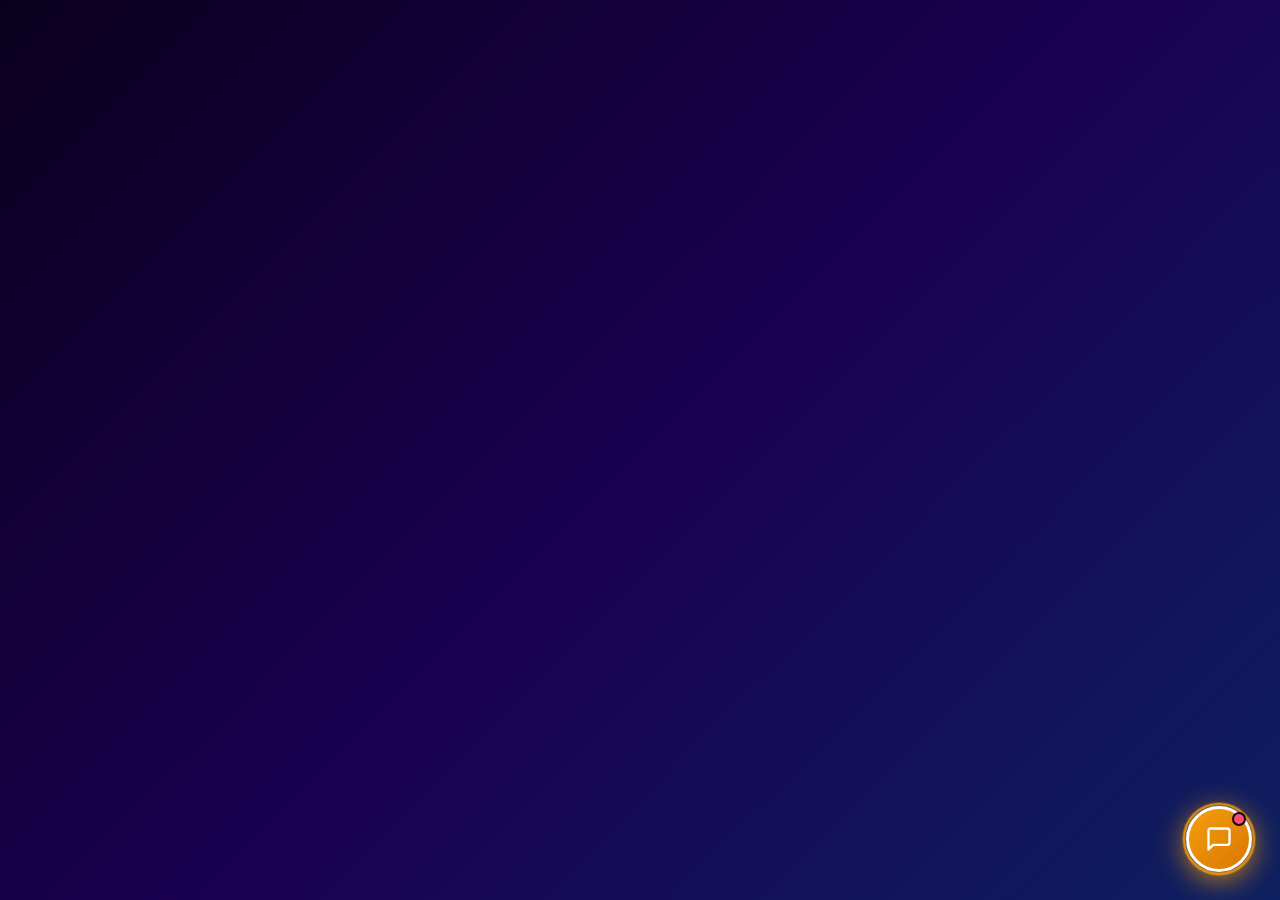
<file: bot_flow/index (1).html>
<!DOCTYPE html>
<html lang="en">
<head>
  <meta charset="UTF-8" />
  <meta name="viewport" content="width=device-width, initial-scale=1.0" />
  <title>GoSafeGlobal</title>
  <link href="https://fonts.googleapis.com/css2?family=Inter:wght@400;500;600;700&display=swap" rel="stylesheet" />
  <style>
    /* ── TOKENS ── */
    :root {
      --indigo:     #1a0050;
      --indigo-mid: #2d0080;
      --teal:       #00b8a9;
      --teal-lite:  #3dd9cc;
      --teal-dark:  #009b8d;
      --orange:     #f59e0b;
      --orange-dark: #d97706;
      --white:      #ffffff;
      --grey-100:   #eef1f8;
      --grey-200:   #dde3f5;
      --grey-400:   #8892b0;
      --grey-700:   #2d3a5c;
      --msg-bg:     #1e1145;
      --shadow-sm:  0 2px 8px rgba(26,0,80,.25);
      --shadow-lg:  0 16px 60px rgba(26,0,80,.45);
    }

    *, *::before, *::after { box-sizing: border-box; margin: 0; padding: 0; }

    /* ── PLAIN BLUE BACKGROUND — nothing else ── */
    body {
      font-family: 'Inter', sans-serif;
      background: linear-gradient(135deg, #0a001e 0%, #1a0050 50%, #0d2060 100%);
      min-height: 100vh;
      overflow: hidden;
    }

    /* ══════════════════════════════════════════
       FLOATING CHAT BUTTON
    ══════════════════════════════════════════ */
    #chat-launcher {
      position: fixed;
      bottom: 28px;
      right: 28px;
      z-index: 9999;
      width: 66px;
      height: 66px;
      border-radius: 50%;
      background: linear-gradient(135deg, #f59e0b, #d97706);
      border: 3px solid #ffffff;
      cursor: pointer;
      display: flex;
      align-items: center;
      justify-content: center;
      box-shadow: 0 6px 30px rgba(245,158,11,.9), 0 0 0 4px rgba(245,158,11,.35);
      transition: transform .25s, box-shadow .25s;
    }
    #chat-launcher:hover {
      transform: scale(1.12);
      box-shadow: 0 10px 40px rgba(245,158,11,1), 0 0 0 6px rgba(245,158,11,.4);
    }
    #chat-launcher.open svg.chat-icon  { display: none; }
    #chat-launcher.open svg.close-icon { display: block !important; }

    /* Pulse ring */
    #chat-launcher::before {
      content: '';
      position: absolute;
      inset: -6px;
      border-radius: 50%;
      border: 2px solid rgba(245,158,11,.7);
      animation: pulse-ring 2.2s ease-out infinite;
    }
    @keyframes pulse-ring {
      0%   { transform: scale(1);    opacity: .8; }
      70%  { transform: scale(1.38); opacity: 0; }
      100% { transform: scale(1.38); opacity: 0; }
    }

    .notif-dot {
      position: absolute;
      top: 3px; right: 3px;
      width: 14px; height: 14px;
      background: #ff4d6d;
      border-radius: 50%;
      border: 2px solid #0a001e;
    }

    /* ══════════════════════════════════════════
       CHAT POPUP
    ══════════════════════════════════════════ */
    #chat-popup {
      position: fixed;
      bottom: 110px;
      right: 28px;
      z-index: 9998;
      width: 370px;
      height: 580px;
      border-radius: 24px;
      background: #12003a;
      border: 2.5px solid #f59e0b;
      box-shadow: 0 24px 80px rgba(0,0,0,.75), 0 0 0 1px rgba(245,158,11,.3);
      display: flex;
      flex-direction: column;
      overflow: hidden;
      transform: translateY(20px) scale(0.95);
      opacity: 0;
      pointer-events: none;
      transition: transform .32s cubic-bezier(.34,1.56,.64,1), opacity .22s ease;
    }
    #chat-popup.active {
      transform: translateY(0) scale(1);
      opacity: 1;
      pointer-events: all;
    }

    /* Header */
    .chat-header {
      background: linear-gradient(135deg, var(--indigo), var(--indigo-mid));
      padding: 18px 20px;
      display: flex;
      align-items: center;
      gap: 14px;
      flex-shrink: 0;
    }
    .agent-avatar {
      width: 44px; height: 44px;
      border-radius: 50%;
      background: linear-gradient(135deg, var(--teal), var(--teal-dark));
      display: flex; align-items: center; justify-content: center;
      font-size: 21px;
      flex-shrink: 0;
      box-shadow: 0 2px 10px rgba(0,0,0,.3);
    }
    .agent-info { flex: 1; }
    .agent-name {
      font-size: 15px; font-weight: 700;
      color: var(--white); letter-spacing: -.3px;
    }
    .agent-status {
      display: flex; align-items: center; gap: 6px;
      font-size: 12px; color: rgba(255,255,255,.65); margin-top: 3px;
    }
    .status-dot {
      width: 7px; height: 7px; border-radius: 50%;
      background: #4ade80;
      box-shadow: 0 0 6px rgba(74,222,128,.7);
    }
    .header-restart {
      background: rgba(255,255,255,.12);
      border: none; border-radius: 8px;
      color: rgba(255,255,255,.8);
      width: 32px; height: 32px;
      cursor: pointer; font-size: 17px;
      display: flex; align-items: center; justify-content: center;
      transition: background .2s;
    }
    .header-restart:hover { background: rgba(255,255,255,.24); }

    /* Messages area */
    #chat-messages {
      flex: 1;
      overflow-y: auto;
      padding: 20px 16px 10px;
      display: flex;
      flex-direction: column;
      gap: 12px;
      background: linear-gradient(180deg, #1a0d4a 0%, #0f1a3d 100%);
      scroll-behavior: smooth;
    }
    #chat-messages::-webkit-scrollbar { width: 4px; }
    #chat-messages::-webkit-scrollbar-thumb { background: rgba(255,255,255,.2); border-radius: 4px; }

    /* Bubbles */
    .msg-row { display: flex; align-items: flex-end; gap: 8px; }
    .msg-row.bot  { justify-content: flex-start; }
    .msg-row.user { justify-content: flex-end; }

    .bot-avatar-sm {
      width: 28px; height: 28px; border-radius: 50%;
      background: linear-gradient(135deg, var(--teal), var(--teal-dark));
      flex-shrink: 0;
      display: flex; align-items: center; justify-content: center;
      font-size: 13px;
    }
    .bubble {
      max-width: 78%;
      padding: 12px 16px;
      border-radius: 18px;
      font-size: 14px;
      line-height: 1.55;
      word-break: break-word;
    }
    .bubble.bot {
      background: #ffffff;
      color: #1e1145;
      border-bottom-left-radius: 5px;
      box-shadow: 0 3px 16px rgba(0,0,0,.3);
      border: none;
      font-weight: 500;
    }
    .bubble.user {
      background: linear-gradient(135deg, var(--orange), var(--orange-dark));
      color: var(--white);
      border-bottom-right-radius: 5px;
      box-shadow: 0 3px 12px rgba(245,158,11,.45);
      font-weight: 600;
    }

    /* Typing dots */
    .typing-row { display: flex; align-items: flex-end; gap: 8px; }
    .typing-dots {
      display: flex; gap: 5px;
      background: #ffffff;
      padding: 14px 18px;
      border-radius: 18px;
      border-bottom-left-radius: 5px;
      box-shadow: 0 3px 16px rgba(0,0,0,.3);
    }
    .typing-dots span {
      width: 7px; height: 7px; border-radius: 50%;
      background: #8892b0;
      animation: dot-bounce .9s ease-in-out infinite;
    }
    .typing-dots span:nth-child(2) { animation-delay: .15s; }
    .typing-dots span:nth-child(3) { animation-delay: .3s; }
    @keyframes dot-bounce {
      0%,80%,100% { transform: translateY(0);   background: #8892b0; }
      40%         { transform: translateY(-7px); background: var(--orange); }
    }

    /* Option buttons */
    .options-wrap {
      display: flex; flex-wrap: wrap; gap: 8px;
      padding-left: 36px;
    }
    .opt-btn {
      padding: 9px 16px;
      background: rgba(255,255,255,0.12);
      border: 1.5px solid rgba(255,255,255,0.5);
      color: #ffffff;
      font-size: 13px; font-weight: 600;
      border-radius: 100px;
      cursor: pointer;
      transition: all .2s;
      font-family: 'Inter', sans-serif;
      backdrop-filter: blur(4px);
    }
    .opt-btn:hover {
      background: var(--orange); color: var(--white);
      border-color: var(--orange);
      transform: translateY(-1px);
      box-shadow: 0 4px 14px rgba(245,158,11,.5);
    }
    .opt-btn:disabled { opacity: .4; cursor: not-allowed; transform: none; }
    .opt-btn.selected { background: var(--orange); color: var(--white); border-color: var(--orange); opacity: .7; }

    /* Continue button */
    .continue-btn {
      align-self: center;
      padding: 9px 24px;
      background: transparent;
      border: 1.5px solid rgba(255,255,255,.4);
      color: rgba(255,255,255,.85);
      font-size: 13px; font-weight: 600;
      border-radius: 100px; cursor: pointer;
      font-family: 'Inter', sans-serif;
      transition: all .2s;
    }
    .continue-btn:hover { background: rgba(245,158,11,.15); border-color: var(--orange); color: var(--white); }

    /* WhatsApp */
    .whatsapp-btn {
      display: inline-flex; align-items: center; gap: 8px;
      background: #25d366; color: white;
      padding: 10px 20px; border-radius: 100px;
      font-weight: 700; font-size: 14px;
      text-decoration: none; margin-top: 8px;
      transition: background .2s;
    }
    .whatsapp-btn:hover { background: #1ebe5a; }

    /* Day label */
    .day-label {
      text-align: center; font-size: 11px;
      color: rgba(255,255,255,.45); letter-spacing: .5px;
      text-transform: uppercase; margin: 4px 0;
    }

    /* End notice */
    .chat-end-notice {
      text-align: center; font-size: 12px; color: rgba(255,255,255,.8);
      padding: 8px 16px; background: rgba(255,255,255,.12);
      border-radius: 100px; align-self: center;
      border: 1px solid rgba(255,255,255,.2);
    }

    /* Input area */
    .chat-input-area {
      padding: 12px 16px;
      background: #1a0050;
      border-top: 1px solid rgba(245,158,11,.25);
      display: flex; align-items: center; gap: 10px;
      flex-shrink: 0;
    }
    #user-text-input {
      flex: 1; padding: 11px 16px;
      border: 1.5px solid rgba(245,158,11,.35);
      border-radius: 100px;
      font-size: 14px; font-family: 'Inter', sans-serif;
      color: #ffffff; outline: none;
      background: rgba(255,255,255,.1);
      transition: border-color .2s;
    }
    #user-text-input:focus { border-color: var(--orange); background: rgba(255,255,255,.15); }
    #user-text-input::placeholder { color: rgba(255,255,255,.45); }
    #user-text-input:disabled { opacity: .4; cursor: not-allowed; }

    #send-btn {
      width: 40px; height: 40px; border-radius: 50%;
      background: linear-gradient(135deg, var(--orange), var(--orange-dark));
      border: none; cursor: pointer;
      display: flex; align-items: center; justify-content: center;
      box-shadow: 0 3px 12px rgba(245,158,11,.5);
      transition: transform .2s, box-shadow .2s;
      flex-shrink: 0;
    }
    #send-btn:hover { transform: scale(1.1); box-shadow: 0 5px 18px rgba(245,158,11,.6); }
    #send-btn:disabled { opacity: .4; cursor: not-allowed; transform: none; }

    @media (max-width: 480px) {
      #chat-popup { width: calc(100vw - 24px); right: 12px; }
    }
  </style>
</head>
<body>

<!-- ── FLOATING BUTTON ── -->
<button id="chat-launcher" onclick="toggleChat()" title="Chat with GoSafe">
  <div class="notif-dot"></div>
  <svg class="chat-icon" width="28" height="28" viewBox="0 0 24 24" fill="none"
       stroke="white" stroke-width="2" stroke-linecap="round" stroke-linejoin="round">
    <path d="M21 15a2 2 0 0 1-2 2H7l-4 4V5a2 2 0 0 1 2-2h14a2 2 0 0 1 2 2z"/>
  </svg>
  <svg class="close-icon" style="display:none" width="24" height="24" viewBox="0 0 24 24"
       fill="none" stroke="white" stroke-width="2.5" stroke-linecap="round">
    <line x1="18" y1="6" x2="6" y2="18"/><line x1="6" y1="6" x2="18" y2="18"/>
  </svg>
</button>

<!-- ── CHAT POPUP ── -->
<div id="chat-popup">
  <div class="chat-header">
    <div class="agent-avatar">🛡️</div>
    <div class="agent-info">
      <div class="agent-name">GoSafe Assistant</div>
      <div class="agent-status"><span class="status-dot"></span>Online now</div>
    </div>
    <button class="header-restart" onclick="resetChat()" title="Restart">↺</button>
  </div>

  <div id="chat-messages">
    <div class="day-label">Today</div>
  </div>

  <div class="chat-input-area">
    <input type="text" id="user-text-input" placeholder="Type your message…" disabled />
    <button id="send-btn" disabled onclick="sendTyped()">
      <svg width="18" height="18" fill="none" viewBox="0 0 24 24"
           stroke="white" stroke-width="2.5" stroke-linecap="round" stroke-linejoin="round">
        <line x1="22" y1="2" x2="11" y2="13"/>
        <polygon points="22 2 15 22 11 13 2 9 22 2"/>
      </svg>
    </button>
  </div>
</div>

<!-- ── CHATBOT LOGIC ── -->
<script>
const API      = "http://127.0.0.1:5000/api/chat";
let sessionId  = null;
let isOpen     = false;
let started    = false;

const popup    = document.getElementById("chat-popup");
const launcher = document.getElementById("chat-launcher");
const messages = document.getElementById("chat-messages");
const txtInput = document.getElementById("user-text-input");
const sendBtn  = document.getElementById("send-btn");

/* ── Toggle ── */
function toggleChat() {
  isOpen = !isOpen;
  popup.classList.toggle("active", isOpen);
  launcher.classList.toggle("open", isOpen);
  const dot = launcher.querySelector(".notif-dot");
  if (dot) dot.remove();
  if (isOpen && !started) { started = true; callAPI(null); }
  if (isOpen) setTimeout(() => messages.scrollTop = messages.scrollHeight, 100);
}

/* ── Reset ── */
function resetChat() {
  sessionId = null; started = false;
  messages.innerHTML = '<div class="day-label">Today</div>';
  disableInput();
  callAPI(null);
}

/* ── Typing indicator ── */
function showTyping(cb, delay = 850) {
  const row = document.createElement("div");
  row.className = "typing-row"; row.id = "typing";
  row.innerHTML = `<div class="bot-avatar-sm">🛡️</div>
    <div class="typing-dots"><span></span><span></span><span></span></div>`;
  messages.appendChild(row);
  messages.scrollTop = messages.scrollHeight;
  setTimeout(() => { row.remove(); cb(); }, delay);
}

/* ── Bubbles ── */
function addBot(html) {
  const row = document.createElement("div");
  row.className = "msg-row bot";
  row.innerHTML = `<div class="bot-avatar-sm">🛡️</div><div class="bubble bot">${html}</div>`;
  messages.appendChild(row);
  messages.scrollTop = messages.scrollHeight;
}
function addUser(text) {
  const row = document.createElement("div");
  row.className = "msg-row user";
  row.innerHTML = `<div class="bubble user">${esc(text)}</div>`;
  messages.appendChild(row);
  messages.scrollTop = messages.scrollHeight;
}
function esc(s) {
  const d = document.createElement("div"); d.textContent = s; return d.innerHTML;
}

/* ── Option buttons ── */
function renderOptions(options) {
  const wrap = document.createElement("div");
  wrap.className = "options-wrap";
  options.forEach((opt, idx) => {
    const btn = document.createElement("button");
    btn.className = "opt-btn";
    btn.textContent = opt.label;
    btn.onclick = () => {
      wrap.querySelectorAll(".opt-btn").forEach(b => { b.disabled = true; });
      btn.classList.add("selected");
      addUser(opt.label);
      callAPI(idx);
    };
    wrap.appendChild(btn);
  });
  messages.appendChild(wrap);
  messages.scrollTop = messages.scrollHeight;
}

/* ── Continue button ── */
function renderContinue() {
  const btn = document.createElement("button");
  btn.className = "continue-btn"; btn.textContent = "Continue →";
  btn.onclick = () => { btn.disabled = true; callAPI(null); };
  messages.appendChild(btn);
  messages.scrollTop = messages.scrollHeight;
}

/* ── WhatsApp bubble ── */
function renderWhatsApp(url) {
  addBot(`Our team is ready to help you on WhatsApp!<br/><br/>
    <a class="whatsapp-btn" href="${url}" target="_blank">
      <svg width="18" height="18" viewBox="0 0 24 24" fill="currentColor">
        <path d="M17.472 14.382c-.297-.149-1.758-.867-2.03-.967-.273-.099-.471-.148-.67.15-.197.297-.767.966-.94 1.164-.173.199-.347.223-.644.075-.297-.15-1.255-.463-2.39-1.475-.883-.788-1.48-1.761-1.653-2.059-.173-.297-.018-.458.13-.606.134-.133.298-.347.446-.52.149-.174.198-.298.298-.497.099-.198.05-.371-.025-.52-.075-.149-.669-1.612-.916-2.207-.242-.579-.487-.5-.669-.51-.173-.008-.371-.01-.57-.01-.198 0-.52.074-.792.372-.272.297-1.04 1.016-1.04 2.479 0 1.462 1.065 2.875 1.213 3.074.149.198 2.096 3.2 5.077 4.487.709.306 1.262.489 1.694.625.712.227 1.36.195 1.871.118.571-.085 1.758-.719 2.006-1.413.248-.694.248-1.289.173-1.413-.074-.124-.272-.198-.57-.347m-5.421 7.403h-.004a9.87 9.87 0 01-5.031-1.378l-.361-.214-3.741.982.998-3.648-.235-.374a9.86 9.86 0 01-1.51-5.26c.001-5.45 4.436-9.884 9.888-9.884 2.64 0 5.122 1.03 6.988 2.898a9.825 9.825 0 012.893 6.994c-.003 5.45-4.437 9.884-9.885 9.884m8.413-18.297A11.815 11.815 0 0012.05 0C5.495 0 .16 5.335.157 11.892c0 2.096.547 4.142 1.588 5.945L.057 24l6.305-1.654a11.882 11.882 0 005.683 1.448h.005c6.554 0 11.89-5.335 11.893-11.893a11.821 11.821 0 00-3.48-8.413z"/>
      </svg>Chat on WhatsApp
    </a>`);
}

/* ── Input helpers ── */
function enableInput(ph) {
  txtInput.disabled = false; sendBtn.disabled = false;
  txtInput.placeholder = ph || "Type here…"; txtInput.focus();
}
function disableInput() {
  txtInput.disabled = true; sendBtn.disabled = true;
  txtInput.value = ""; txtInput.placeholder = "Type your message…";
}
function sendTyped() {
  const val = txtInput.value.trim(); if (!val) return;
  addUser(val); disableInput(); callAPI(val);
}
txtInput.addEventListener("keydown", e => { if (e.key === "Enter") sendTyped(); });

/* ── API call ── */
async function callAPI(userInput) {
  disableInput();
  try {
    const res = await fetch(API, {
      method: "POST",
      headers: { "Content-Type": "application/json" },
      body: JSON.stringify({ user_input: userInput, session_id: sessionId })
    });
    const data = await res.json();
    sessionId = data.session_id;
    showTyping(() => renderStep(data.step), 700 + Math.random() * 400);
  } catch {
    showTyping(() => addBot(
      "⚠️ Can't connect to server. Make sure <code>python app.py</code> is running!"
    ), 600);
  }
}

/* ── Render a step ── */
const END_IDS = ["p2_step_9_close","p3_step_5_close","p4_step_5_close","p5_close"];

function renderStep(step) {
  // WhatsApp special
  if (step.id === "p5_step_2c_whatsapp") {
    addBot(esc(step.bot_message));
    renderWhatsApp(step.whatsapp_url || "https://wa.me/918512020020");
    return;
  }

  // Contact info (path 6)
  if (step.contact_info) {
    const ci = step.contact_info;
    addBot(`${esc(step.bot_message)}<br/><br/>
      📞 ${ci.phone}<br/>✉️ ${ci.email}<br/>
      📍 ${ci.address}<br/>
      🌐 <a href="${ci.website}" target="_blank" style="color:var(--teal)">${ci.website}</a>`);
    if (step.follow_up) setTimeout(() =>
      showTyping(() => addBot(esc(step.follow_up)), 700), 400);
    setTimeout(() => callAPI(null), 1500);
    return;
  }

  addBot(esc(step.bot_message));

  if (step.options && step.options.length > 0) {
    setTimeout(() => renderOptions(step.options), 200);
    return;
  }

  const itype = step.input_type || "none";
  if (itype === "text" || itype === "email" || itype === "phone") {
    const ph = { text:"Type your response…", email:"your@email.com", phone:"+91 XXXXX XXXXX" };
    setTimeout(() => enableInput(ph[itype]), 150);
    return;
  }

  if (END_IDS.includes(step.id)) {
    const notice = document.createElement("div");
    notice.className = "chat-end-notice";
    notice.textContent = "✓ Done! Our team will be in touch with you soon.";
    messages.appendChild(notice);
    messages.scrollTop = messages.scrollHeight;
    return;
  }

  setTimeout(() => renderContinue(), 200);
}
</script>
</body>
</html>
</file>
<file: css/style.css>
/* ================================================================
   GoSafe Global — Main Stylesheet
   Brand: Deep Purple #150138 | Orange #f5a623 | White #ffffff
================================================================ */

/* ── CSS Variables ── */
:root {
  --primary: #150138;
  --primary-light: #220555;
  --primary-lighter: #2e0870;
  --accent: #f5a623;
  --accent-dark: #d4870a;
  --accent-light: #ffc04d;
  --white: #ffffff;
  --off-white: #f8f9fc;
  --light-gray: #f1f3f8;
  --mid-gray: #e2e6f0;
  --text-dark: #0f0f1a;
  --text-body: #3a3a5c;
  --text-light: #7a7a9a;
  --text-muted: #a0a0b8;
  --card-bg: #ffffff;
  --card-border: rgba(245, 166, 35, 0.15);
  --card-shadow: 0 4px 24px rgba(21, 1, 56, 0.08);
  --card-shadow-hover: 0 16px 48px rgba(21, 1, 56, 0.18);
  --radius-sm: 8px;
  --radius: 14px;
  --radius-lg: 22px;
  --radius-xl: 32px;
  --transition: all 0.3s cubic-bezier(0.4, 0, 0.2, 1);
  --transition-fast: all 0.18s ease;
  --font-body: 'Inter', sans-serif;
  --font-heading: 'Montserrat', sans-serif;
  --header-h: 70px;
  --topbar-h: 36px;
}

/* ── Reset & Base ── */
*, *::before, *::after { box-sizing: border-box; margin: 0; padding: 0; }
html { scroll-behavior: smooth; font-size: 16px; }
body {
  font-family: var(--font-body);
  color: var(--text-dark);
  background: var(--white);
  overflow-x: hidden;
  line-height: 1.6;
}
img { max-width: 100%; height: auto; display: block; }
a { text-decoration: none; color: inherit; }
ul { list-style: none; }
button { cursor: pointer; border: none; background: none; font-family: inherit; }
input, textarea { font-family: inherit; }

/* ── Container ── */
.container {
  max-width: 1280px;
  margin: 0 auto;
  padding: 0 24px;
}

/* ── Section Defaults ── */
.section { padding: 90px 0; }
.section-header { text-align: center; margin-bottom: 56px; }
.section-tag {
  display: inline-block;
  font-size: 0.78rem;
  font-weight: 700;
  letter-spacing: 0.12em;
  text-transform: uppercase;
  color: var(--accent);
  background: rgba(245, 166, 35, 0.12);
  padding: 5px 14px;
  border-radius: 100px;
  margin-bottom: 14px;
}
.section-tag.light { color: var(--accent-light); background: rgba(245, 166, 35, 0.12); }
.section-title {
  font-family: var(--font-heading);
  font-size: clamp(1.8rem, 3vw, 2.6rem);
  font-weight: 800;
  color: var(--text-dark);
  line-height: 1.2;
  margin-bottom: 14px;
}
.section-title.light { color: var(--white); }
.section-desc {
  font-size: 1.05rem;
  color: var(--text-body);
  max-width: 560px;
  margin: 0 auto;
}

/* ── Buttons ── */
.btn {
  display: inline-flex;
  align-items: center;
  gap: 10px;
  padding: 13px 28px;
  border-radius: 50px;
  font-size: 0.95rem;
  font-weight: 600;
  font-family: var(--font-heading);
  cursor: pointer;
  transition: var(--transition);
  text-decoration: none;
  border: 2px solid transparent;
  position: relative;
  overflow: hidden;
  white-space: nowrap;
}
.btn::after {
  content: '';
  position: absolute;
  inset: 0;
  background: rgba(255,255,255,0.12);
  opacity: 0;
  transition: opacity 0.2s;
}
.btn:hover::after { opacity: 1; }

.btn-primary {
  background: linear-gradient(135deg, var(--accent), var(--accent-dark));
  color: var(--white);
  box-shadow: 0 6px 24px rgba(245, 166, 35, 0.35);
}
.btn-primary:hover {
  transform: translateY(-2px);
  box-shadow: 0 12px 32px rgba(245, 166, 35, 0.45);
}
.btn-outline {
  background: transparent;
  color: var(--white);
  border-color: rgba(255,255,255,0.4);
}
.btn-outline:hover {
  background: rgba(255,255,255,0.1);
  border-color: var(--white);
  transform: translateY(-2px);
}
.btn-light {
  background: var(--white);
  color: var(--primary);
  box-shadow: 0 6px 24px rgba(0,0,0,0.12);
}
.btn-light:hover {
  transform: translateY(-2px);
  box-shadow: 0 12px 32px rgba(0,0,0,0.2);
}
.btn-outline-light {
  background: transparent;
  color: var(--white);
  border-color: rgba(255,255,255,0.5);
}
.btn-outline-light:hover {
  background: rgba(255,255,255,0.15);
  transform: translateY(-2px);
}
.btn-sm { padding: 9px 20px; font-size: 0.85rem; }
.w-full { width: 100%; justify-content: center; }

/* ================================================================
   TOPBAR
================================================================ */
.topbar {
  background: var(--primary-light);
  height: var(--topbar-h);
  display: flex;
  align-items: center;
  border-bottom: 1px solid rgba(255,255,255,0.06);
  transition: var(--transition);
}
.topbar .container {
  display: flex;
  justify-content: space-between;
  align-items: center;
}
.topbar-left, .topbar-right {
  display: flex;
  gap: 20px;
  align-items: center;
  font-size: 0.78rem;
  color: rgba(255,255,255,0.75);
}
.topbar-left i, .topbar-right i {
  color: var(--accent);
  margin-right: 5px;
}
@media (max-width: 768px) {
  .topbar { display: none; }
}

/* ================================================================
   HEADER
================================================================ */
.header {
  position: sticky;
  top: 0;
  z-index: 1000;
  background: var(--primary);
  box-shadow: 0 2px 24px rgba(0,0,0,0.25);
  transition: var(--transition);
}
.header.scrolled {
  box-shadow: 0 4px 30px rgba(0,0,0,0.35);
}
.header-inner {
  display: flex;
  align-items: center;
  gap: 24px;
  height: var(--header-h);
}

/* Logo */
.logo {
  display: flex;
  align-items: center;
  gap: 10px;
  flex-shrink: 0;
  text-decoration: none;
}

/* Search */
.header-search {
  flex: 1;
  max-width: 500px;
  position: relative;
}
.header-search input {
  width: 100%;
  padding: 10px 48px 10px 18px;
  border-radius: 50px;
  border: 1.5px solid rgba(255,255,255,0.12);
  background: rgba(255,255,255,0.08);
  color: var(--white);
  font-size: 0.9rem;
  outline: none;
  transition: var(--transition);
}
.header-search input::placeholder { color: rgba(255,255,255,0.45); }
.header-search input:focus {
  border-color: var(--accent);
  background: rgba(255,255,255,0.13);
}
.header-search button {
  position: absolute;
  right: 4px;
  top: 50%;
  transform: translateY(-50%);
  width: 36px;
  height: 36px;
  border-radius: 50%;
  background: var(--accent);
  color: var(--white);
  display: flex;
  align-items: center;
  justify-content: center;
  font-size: 0.85rem;
  transition: var(--transition);
}
.header-search button:hover { background: var(--accent-dark); }

/* Search dropdown */
.search-dropdown {
  position: absolute;
  top: calc(100% + 8px);
  left: 0;
  right: 0;
  background: var(--white);
  border-radius: var(--radius);
  box-shadow: 0 16px 48px rgba(0,0,0,0.2);
  max-height: 320px;
  overflow-y: auto;
  display: none;
  z-index: 200;
}
.search-dropdown.show { display: block; }
.search-result-item {
  display: flex;
  align-items: center;
  gap: 12px;
  padding: 10px 16px;
  cursor: pointer;
  transition: var(--transition-fast);
  border-bottom: 1px solid var(--light-gray);
}
.search-result-item:hover { background: var(--light-gray); }
.search-result-item img {
  width: 44px;
  height: 44px;
  object-fit: contain;
  border-radius: 8px;
  background: var(--off-white);
}
.search-result-info strong { font-size: 0.88rem; color: var(--text-dark); display: block; }
.search-result-info span { font-size: 0.78rem; color: var(--text-light); }

/* Header Actions */
.header-actions { display: flex; align-items: center; gap: 8px; flex-shrink: 0; }
.action-btn {
  position: relative;
  width: 44px;
  height: 44px;
  border-radius: 50%;
  background: rgba(255,255,255,0.08);
  color: var(--white);
  display: flex;
  align-items: center;
  justify-content: center;
  font-size: 1.05rem;
  transition: var(--transition);
  border: 1.5px solid rgba(255,255,255,0.1);
}
.action-btn:hover { background: var(--accent); border-color: var(--accent); transform: scale(1.08); }
.badge {
  position: absolute;
  top: -4px;
  right: -4px;
  min-width: 18px;
  height: 18px;
  padding: 0 5px;
  border-radius: 50px;
  background: var(--accent);
  color: var(--white);
  font-size: 0.65rem;
  font-weight: 700;
  display: flex;
  align-items: center;
  justify-content: center;
  line-height: 1;
}

/* Mobile Menu Button */
.mobile-menu-btn {
  display: none;
  flex-direction: column;
  gap: 5px;
  width: 44px;
  height: 44px;
  align-items: center;
  justify-content: center;
  background: rgba(255,255,255,0.08);
  border-radius: 10px;
  border: 1.5px solid rgba(255,255,255,0.1);
}
.mobile-menu-btn span {
  display: block;
  width: 20px;
  height: 2px;
  background: var(--white);
  border-radius: 2px;
  transition: var(--transition);
}

/* Main Navigation */
.main-nav {
  border-top: 1px solid rgba(255,255,255,0.07);
  background: var(--primary);
}
.main-nav > ul {
  display: flex;
  align-items: center;
  gap: 4px;
  padding: 0;
  height: 46px;
}
.main-nav > ul > li { position: relative; height: 100%; }
.main-nav > ul > li > a {
  display: flex;
  align-items: center;
  gap: 6px;
  height: 100%;
  padding: 0 16px;
  font-size: 0.86rem;
  font-weight: 600;
  color: rgba(255,255,255,0.82);
  text-transform: uppercase;
  letter-spacing: 0.06em;
  transition: var(--transition-fast);
  position: relative;
}
.main-nav > ul > li > a::after {
  content: '';
  position: absolute;
  bottom: 0;
  left: 16px;
  right: 16px;
  height: 2px;
  background: var(--accent);
  transform: scaleX(0);
  transition: var(--transition);
  border-radius: 2px 2px 0 0;
}
.main-nav > ul > li > a:hover,
.main-nav > ul > li > a.active {
  color: var(--accent);
}
.main-nav > ul > li > a:hover::after,
.main-nav > ul > li > a.active::after { transform: scaleX(1); }
.main-nav > ul > li > a i { font-size: 0.72rem; transition: transform 0.2s; }
.main-nav > ul > li:hover > a i { transform: rotate(180deg); }

/* Mega Menu */
.mega-menu {
  position: absolute;
  top: 100%;
  left: -20px;
  background: var(--white);
  border-radius: 0 0 var(--radius) var(--radius);
  box-shadow: 0 20px 60px rgba(0,0,0,0.2);
  display: grid;
  grid-template-columns: repeat(3, 1fr);
  gap: 0;
  min-width: 660px;
  opacity: 0;
  visibility: hidden;
  transform: translateY(-8px);
  transition: var(--transition);
  z-index: 500;
  border-top: 3px solid var(--accent);
}
.main-nav > ul > li:hover .mega-menu {
  opacity: 1;
  visibility: visible;
  transform: translateY(0);
}
.mega-menu-col {
  padding: 24px 22px;
  border-right: 1px solid var(--light-gray);
}
.mega-menu-col:last-child { border-right: none; }
.mega-menu-col h4 {
  font-size: 0.8rem;
  font-weight: 800;
  text-transform: uppercase;
  letter-spacing: 0.08em;
  color: var(--primary);
  margin-bottom: 14px;
  padding-bottom: 8px;
  border-bottom: 2px solid var(--accent);
  display: inline-block;
}
.mega-menu-col ul li a {
  display: flex;
  align-items: center;
  gap: 8px;
  padding: 7px 0;
  font-size: 0.85rem;
  color: var(--text-body);
  transition: var(--transition-fast);
}
.mega-menu-col ul li a::before {
  content: '';
  width: 5px;
  height: 5px;
  border-radius: 50%;
  background: var(--accent);
  flex-shrink: 0;
  opacity: 0;
  transition: opacity 0.2s;
}
.mega-menu-col ul li a:hover { color: var(--accent); padding-left: 6px; }
.mega-menu-col ul li a:hover::before { opacity: 1; }

/* ================================================================
   HERO
================================================================ */
.hero {
  position: relative;
  min-height: calc(100vh - var(--header-h) - var(--topbar-h));
  display: flex;
  align-items: center;
  background: linear-gradient(135deg, var(--primary) 0%, var(--primary-lighter) 60%, #1a0545 100%);
  overflow: hidden;
}
.hero-bg {
  position: absolute;
  inset: 0;
  pointer-events: none;
}
.hero-grid {
  position: absolute;
  inset: 0;
  background-image:
    linear-gradient(rgba(245, 166, 35, 0.06) 1px, transparent 1px),
    linear-gradient(90deg, rgba(245, 166, 35, 0.06) 1px, transparent 1px);
  background-size: 60px 60px;
}
.hero-particles {
  position: absolute;
  inset: 0;
  overflow: hidden;
}
.particle {
  position: absolute;
  width: 3px;
  height: 3px;
  border-radius: 50%;
  background: var(--accent);
  opacity: 0.4;
  animation: float-particle linear infinite;
}
@keyframes float-particle {
  0% { transform: translateY(100vh) scale(0); opacity: 0; }
  10% { opacity: 0.4; }
  90% { opacity: 0.4; }
  100% { transform: translateY(-100px) scale(1); opacity: 0; }
}

.hero .container { position: relative; z-index: 2; padding: 80px 24px; }
.hero-content {
  display: grid;
  grid-template-columns: 1fr 1fr;
  gap: 60px;
  align-items: center;
}
.hero-text { max-width: 560px; }

/* Hero Badge */
.hero-badge {
  display: inline-flex;
  align-items: center;
  gap: 8px;
  background: rgba(245, 166, 35, 0.12);
  border: 1px solid rgba(245, 166, 35, 0.35);
  border-radius: 50px;
  padding: 7px 16px;
  font-size: 0.82rem;
  font-weight: 600;
  color: var(--accent-light);
  margin-bottom: 24px;
  animation: fadeInDown 0.6s ease;
}
.hero-badge i { font-size: 0.9rem; }

/* Hero Title */
.hero-title {
  font-family: var(--font-heading);
  font-size: clamp(2.2rem, 4vw, 3.4rem);
  font-weight: 900;
  color: var(--white);
  line-height: 1.12;
  margin-bottom: 20px;
  animation: fadeInUp 0.7s ease 0.1s both;
}
.hero-title-accent {
  background: linear-gradient(135deg, var(--accent), var(--accent-light));
  -webkit-background-clip: text;
  -webkit-text-fill-color: transparent;
  background-clip: text;
}
.hero-desc {
  font-size: 1.08rem;
  color: rgba(255,255,255,0.72);
  line-height: 1.7;
  margin-bottom: 36px;
  animation: fadeInUp 0.7s ease 0.2s both;
}

/* Hero Stats */
.hero-stats {
  display: flex;
  gap: 36px;
  margin-bottom: 40px;
  animation: fadeInUp 0.7s ease 0.3s both;
}
.stat { display: flex; flex-direction: column; }
.stat-num {
  font-family: var(--font-heading);
  font-size: 2rem;
  font-weight: 900;
  color: var(--white);
  line-height: 1;
}
.stat-suffix { color: var(--accent); font-size: 1.4rem; font-weight: 900; }
.stat-label { font-size: 0.78rem; color: rgba(255,255,255,0.55); text-transform: uppercase; letter-spacing: 0.08em; margin-top: 4px; }

/* Hero Actions */
.hero-actions {
  display: flex;
  gap: 16px;
  flex-wrap: wrap;
  animation: fadeInUp 0.7s ease 0.4s both;
}

/* Hero Image */
.hero-image {
  display: flex;
  justify-content: center;
  animation: fadeInRight 0.8s ease 0.2s both;
}
.hero-img-wrapper {
  position: relative;
  max-width: 540px;
  width: 100%;
}
.hero-img-wrapper img {
  width: 100%;
  height: auto;
  border-radius: var(--radius-lg);
  position: relative;
  z-index: 1;
  animation: float-img 4s ease-in-out infinite;
}
@keyframes float-img {
  0%, 100% { transform: translateY(0); }
  50% { transform: translateY(-14px); }
}
.hero-img-glow {
  position: absolute;
  inset: 20px;
  border-radius: var(--radius-lg);
  background: radial-gradient(ellipse, rgba(245, 166, 35, 0.12), transparent 70%);
  filter: blur(30px);
  z-index: 0;
}

/* Floating Badges */
.floating-badge {
  position: absolute;
  background: var(--white);
  border-radius: var(--radius);
  padding: 10px 16px;
  font-size: 0.82rem;
  font-weight: 700;
  color: var(--primary);
  box-shadow: 0 8px 32px rgba(0,0,0,0.2);
  display: flex;
  align-items: center;
  gap: 8px;
  z-index: 2;
  animation: float-badge 3s ease-in-out infinite;
}
.floating-badge i { color: var(--accent); }
.badge-1 { top: 10%; left: -5%; animation-delay: 0.5s; }
.badge-2 { bottom: 12%; right: -5%; animation-delay: 1.2s; }
@keyframes float-badge {
  0%, 100% { transform: translateY(0) rotate(-2deg); }
  50% { transform: translateY(-8px) rotate(2deg); }
}

/* Hero Scroll */
.hero-scroll {
  position: absolute;
  bottom: 30px;
  left: 50%;
  transform: translateX(-50%);
  z-index: 2;
}
.scroll-indicator {
  width: 28px;
  height: 44px;
  border: 2px solid rgba(255,255,255,0.3);
  border-radius: 14px;
  display: flex;
  align-items: flex-start;
  justify-content: center;
  padding-top: 6px;
}
.scroll-dot {
  width: 5px;
  height: 8px;
  background: var(--accent);
  border-radius: 3px;
  animation: scroll-bounce 1.8s ease infinite;
}
@keyframes scroll-bounce {
  0%, 100% { transform: translateY(0); opacity: 1; }
  80% { transform: translateY(14px); opacity: 0; }
}

/* ================================================================
   TRUSTED BAR
================================================================ */
.trusted-bar {
  background: var(--primary-lighter);
  border-top: 1px solid rgba(255,255,255,0.06);
  border-bottom: 1px solid rgba(255,255,255,0.06);
  padding: 14px 0;
  overflow: hidden;
}
.trusted-inner {
  display: flex;
  align-items: center;
  gap: 24px;
}
.trusted-label {
  font-size: 0.72rem;
  font-weight: 800;
  letter-spacing: 0.14em;
  color: rgba(255,255,255,0.45);
  white-space: nowrap;
  padding-left: 24px;
  flex-shrink: 0;
}
.marquee-track {
  overflow: hidden;
  flex: 1;
}
.marquee-content {
  display: flex;
  align-items: center;
  gap: 20px;
  white-space: nowrap;
  animation: marquee 28s linear infinite;
  width: max-content;
}
.marquee-content span {
  font-size: 0.82rem;
  font-weight: 500;
  color: rgba(255,255,255,0.65);
}
.marquee-content span:nth-child(2n) { color: var(--accent); font-size: 0.5rem; }
@keyframes marquee {
  from { transform: translateX(0); }
  to { transform: translateX(-50%); }
}

/* ================================================================
   CATEGORIES
================================================================ */
.categories { background: var(--off-white); }
.categories-grid {
  display: grid;
  grid-template-columns: repeat(3, 1fr);
  gap: 24px;
}
.category-card {
  background: var(--white);
  border-radius: var(--radius-lg);
  padding: 34px 28px;
  border: 1.5px solid var(--mid-gray);
  transition: var(--transition);
  cursor: pointer;
  position: relative;
  overflow: hidden;
  group: true;
}
.category-card::before {
  content: '';
  position: absolute;
  top: 0;
  left: 0;
  right: 0;
  height: 3px;
  background: linear-gradient(90deg, var(--accent), var(--accent-light));
  transform: scaleX(0);
  transition: transform 0.3s ease;
}
.category-card:hover {
  border-color: transparent;
  box-shadow: var(--card-shadow-hover);
  transform: translateY(-6px);
}
.category-card:hover::before { transform: scaleX(1); }
.category-icon {
  width: 60px;
  height: 60px;
  border-radius: 16px;
  background: linear-gradient(135deg, rgba(245, 166, 35, 0.15), rgba(245, 166, 35, 0.08));
  display: flex;
  align-items: center;
  justify-content: center;
  font-size: 1.6rem;
  color: var(--accent);
  margin-bottom: 18px;
  transition: var(--transition);
}
.category-card:hover .category-icon {
  background: var(--accent);
  color: var(--white);
  transform: scale(1.1);
}
.category-card h3 {
  font-family: var(--font-heading);
  font-size: 1.05rem;
  font-weight: 700;
  color: var(--text-dark);
  margin-bottom: 8px;
}
.category-card p {
  font-size: 0.87rem;
  color: var(--text-body);
  line-height: 1.6;
  margin-bottom: 14px;
}
.category-count {
  font-size: 0.78rem;
  font-weight: 600;
  color: var(--accent);
  background: rgba(245, 166, 35, 0.12);
  padding: 4px 10px;
  border-radius: 50px;
  display: inline-block;
}
.category-arrow {
  position: absolute;
  bottom: 24px;
  right: 24px;
  width: 36px;
  height: 36px;
  border-radius: 50%;
  background: var(--light-gray);
  display: flex;
  align-items: center;
  justify-content: center;
  color: var(--text-light);
  font-size: 0.85rem;
  transition: var(--transition);
}
.category-card:hover .category-arrow {
  background: var(--accent);
  color: var(--white);
  transform: rotate(-45deg);
}

/* ================================================================
   FEATURED PRODUCTS
================================================================ */
.filter-tabs {
  display: flex;
  gap: 10px;
  justify-content: center;
  flex-wrap: wrap;
  margin-bottom: 40px;
}
.filter-tab {
  padding: 9px 22px;
  border-radius: 50px;
  font-size: 0.88rem;
  font-weight: 600;
  color: var(--text-body);
  background: var(--light-gray);
  border: 2px solid transparent;
  transition: var(--transition);
  cursor: pointer;
}
.filter-tab:hover { color: var(--accent); border-color: var(--accent); }
.filter-tab.active {
  background: var(--accent);
  color: var(--white);
  box-shadow: 0 4px 16px rgba(245, 166, 35, 0.25);
}

.products-grid {
  display: grid;
  grid-template-columns: repeat(4, 1fr);
  gap: 24px;
  margin-bottom: 48px;
}

/* Product Card */
.product-card {
  background: var(--white);
  border-radius: var(--radius-lg);
  overflow: hidden;
  border: 1.5px solid var(--mid-gray);
  transition: var(--transition);
  position: relative;
  display: flex;
  flex-direction: column;
  animation: fadeInUp 0.5s ease both;
}
.product-card:hover {
  border-color: transparent;
  box-shadow: var(--card-shadow-hover);
  transform: translateY(-5px);
}
.product-card.hidden { display: none; }

/* Product Image */
.product-img-wrap {
  position: relative;
  aspect-ratio: 1;
  overflow: hidden;
  background: var(--off-white);
}
.product-img-wrap img {
  width: 100%;
  height: 100%;
  object-fit: contain;
  padding: 20px;
  transition: transform 0.5s ease;
}
.product-card:hover .product-img-wrap img { transform: scale(1.06); }

/* Product Badges */
.product-badges {
  position: absolute;
  top: 12px;
  left: 12px;
  display: flex;
  flex-direction: column;
  gap: 5px;
}
.p-badge {
  font-size: 0.7rem;
  font-weight: 700;
  padding: 3px 9px;
  border-radius: 50px;
  display: inline-block;
}
.p-badge-new { background: var(--accent); color: var(--white); }
.p-badge-hot { background: #e84040; color: var(--white); }
.p-badge-sale { background: #f59e0b; color: var(--white); }

/* Product Actions Overlay */
.product-actions {
  position: absolute;
  top: 12px;
  right: 12px;
  display: flex;
  flex-direction: column;
  gap: 7px;
  opacity: 0;
  transform: translateX(10px);
  transition: var(--transition);
}
.product-card:hover .product-actions { opacity: 1; transform: translateX(0); }
.p-action-btn {
  width: 38px;
  height: 38px;
  border-radius: 50%;
  background: var(--white);
  border: none;
  color: var(--text-body);
  font-size: 0.9rem;
  display: flex;
  align-items: center;
  justify-content: center;
  cursor: pointer;
  box-shadow: 0 4px 12px rgba(0,0,0,0.12);
  transition: var(--transition);
}
.p-action-btn:hover { background: var(--accent); color: var(--white); transform: scale(1.1); }
.p-action-btn.wishlisted { background: #e84040; color: var(--white); }

/* Product Info */
.product-info {
  padding: 18px;
  flex: 1;
  display: flex;
  flex-direction: column;
}
.product-category {
  font-size: 0.72rem;
  font-weight: 700;
  text-transform: uppercase;
  letter-spacing: 0.1em;
  color: var(--accent);
  margin-bottom: 6px;
}
.product-name {
  font-family: var(--font-heading);
  font-size: 0.92rem;
  font-weight: 700;
  color: var(--text-dark);
  margin-bottom: 8px;
  line-height: 1.35;
  flex: 1;
}
.product-rating {
  display: flex;
  align-items: center;
  gap: 5px;
  margin-bottom: 10px;
}
.stars { color: #f59e0b; font-size: 0.75rem; }
.rating-count { font-size: 0.75rem; color: var(--text-light); }
.product-desc {
  font-size: 0.81rem;
  color: var(--text-body);
  line-height: 1.55;
  margin-bottom: 14px;
  display: -webkit-box;
  -webkit-line-clamp: 2;
  -webkit-box-orient: vertical;
  overflow: hidden;
}
.product-footer {
  display: flex;
  align-items: center;
  justify-content: space-between;
  gap: 8px;
  margin-top: auto;
  padding-top: 14px;
  border-top: 1px solid var(--light-gray);
}
.product-price {
  font-family: var(--font-heading);
  font-weight: 800;
  color: var(--primary);
}
.price-label { font-size: 0.7rem; font-weight: 600; color: var(--text-light); display: block; }
.price-val { font-size: 1.05rem; color: var(--primary); }
.price-on-request { font-size: 0.82rem; color: var(--accent); font-weight: 600; }

.add-to-cart-btn {
  display: flex;
  align-items: center;
  gap: 7px;
  padding: 9px 16px;
  border-radius: 50px;
  background: var(--primary);
  color: var(--white);
  font-size: 0.82rem;
  font-weight: 600;
  cursor: pointer;
  border: none;
  transition: var(--transition);
  white-space: nowrap;
}
.add-to-cart-btn:hover {
  background: var(--accent);
  transform: scale(1.03);
}

.section-cta { text-align: center; }

/* ================================================================
   WHY US
================================================================ */
.why-us {
  position: relative;
  background: var(--primary);
  overflow: hidden;
}
.why-us-bg {
  position: absolute;
  inset: 0;
  background-image:
    radial-gradient(circle at 80% 20%, rgba(245, 166, 35, 0.08) 0%, transparent 50%),
    radial-gradient(circle at 20% 80%, rgba(245, 166, 35, 0.08) 0%, transparent 50%),
    linear-gradient(rgba(245, 166, 35, 0.06) 1px, transparent 1px),
    linear-gradient(90deg, rgba(245, 166, 35, 0.06) 1px, transparent 1px);
  background-size: auto, auto, 50px 50px, 50px 50px;
  pointer-events: none;
}
.why-us-inner {
  display: grid;
  grid-template-columns: 1fr 1fr;
  gap: 80px;
  align-items: center;
  position: relative;
  z-index: 1;
}
.why-us-text .section-title { text-align: left; }
.why-us-desc {
  font-size: 1rem;
  color: rgba(255,255,255,0.7);
  margin-bottom: 36px;
  line-height: 1.7;
}
.features-list { display: flex; flex-direction: column; gap: 22px; margin-bottom: 40px; }
.feature-item { display: flex; gap: 16px; align-items: flex-start; }
.feature-icon {
  width: 48px;
  height: 48px;
  min-width: 48px;
  border-radius: 12px;
  background: rgba(245, 166, 35, 0.18);
  display: flex;
  align-items: center;
  justify-content: center;
  font-size: 1.1rem;
  color: var(--accent);
}
.feature-item h4 { font-size: 0.95rem; font-weight: 700; color: var(--white); margin-bottom: 3px; }
.feature-item p { font-size: 0.84rem; color: rgba(255,255,255,0.58); }

/* Achievement Cards */
.achievement-cards {
  display: grid;
  grid-template-columns: 1fr 1fr;
  gap: 20px;
}
.achievement-card {
  background: rgba(255,255,255,0.05);
  border: 1.5px solid rgba(255,255,255,0.1);
  border-radius: var(--radius-lg);
  padding: 28px 22px;
  text-align: center;
  transition: var(--transition);
  backdrop-filter: blur(8px);
}
.achievement-card:hover {
  background: rgba(245, 166, 35, 0.12);
  border-color: rgba(245, 166, 35, 0.3);
  transform: translateY(-4px);
}
.achievement-card i { font-size: 1.8rem; color: var(--accent); margin-bottom: 10px; display: block; }
.ach-num {
  font-family: var(--font-heading);
  font-size: 2.2rem;
  font-weight: 900;
  color: var(--white);
  display: block;
  line-height: 1;
}
.ach-label { font-size: 0.78rem; color: rgba(255,255,255,0.55); text-transform: uppercase; letter-spacing: 0.06em; margin-top: 4px; display: block; }

/* ================================================================
   TESTIMONIALS
================================================================ */
.testimonials { background: var(--off-white); }
.testimonials-slider { position: relative; overflow: hidden; }
.testimonials-track {
  display: flex;
  gap: 24px;
  transition: transform 0.5s cubic-bezier(0.4, 0, 0.2, 1);
}
.testimonial-card {
  width: calc(33.333% - 16px);
  min-width: calc(33.333% - 16px);
  background: var(--white);
  border-radius: var(--radius-lg);
  padding: 32px;
  border: 1.5px solid var(--mid-gray);
  transition: var(--transition);
  flex-shrink: 0;
}
.testimonial-card:hover { box-shadow: var(--card-shadow-hover); transform: translateY(-4px); }
.testimonial-rating { color: #f59e0b; font-size: 0.9rem; margin-bottom: 14px; display: flex; gap: 3px; }
.testimonial-card p {
  font-size: 0.93rem;
  color: var(--text-body);
  line-height: 1.7;
  margin-bottom: 22px;
  font-style: italic;
}
.testimonial-card p::before { content: '"'; font-size: 2.5rem; color: var(--accent); line-height: 0; vertical-align: -0.8rem; margin-right: 4px; font-style: normal; font-family: Georgia, serif; }
.testimonial-author { display: flex; align-items: center; gap: 12px; }
.author-avatar {
  width: 44px;
  height: 44px;
  border-radius: 50%;
  background: linear-gradient(135deg, var(--accent), var(--primary));
  color: var(--white);
  display: flex;
  align-items: center;
  justify-content: center;
  font-size: 0.82rem;
  font-weight: 700;
  flex-shrink: 0;
}
.testimonial-author strong { font-size: 0.9rem; color: var(--text-dark); display: block; }
.testimonial-author span { font-size: 0.78rem; color: var(--text-light); }

.testimonials-controls {
  display: flex;
  justify-content: center;
  align-items: center;
  gap: 16px;
  margin-top: 32px;
}
.slider-btn {
  width: 44px;
  height: 44px;
  border-radius: 50%;
  background: var(--white);
  border: 2px solid var(--mid-gray);
  color: var(--text-body);
  font-size: 0.9rem;
  display: flex;
  align-items: center;
  justify-content: center;
  cursor: pointer;
  transition: var(--transition);
  box-shadow: 0 2px 8px rgba(0,0,0,0.06);
}
.slider-btn:hover { background: var(--accent); border-color: var(--accent); color: var(--white); }
.slider-dots { display: flex; gap: 8px; }
.dot {
  width: 8px;
  height: 8px;
  border-radius: 50%;
  background: var(--mid-gray);
  cursor: pointer;
  transition: var(--transition);
}
.dot.active { background: var(--accent); width: 24px; border-radius: 4px; }

/* ================================================================
   CTA SECTION
================================================================ */
.cta-section {
  position: relative;
  background: linear-gradient(135deg, var(--accent-dark) 0%, var(--accent) 50%, var(--accent-light) 100%);
  padding: 80px 0;
  overflow: hidden;
}
.cta-bg {
  position: absolute;
  inset: 0;
  pointer-events: none;
}
.cta-pattern {
  position: absolute;
  inset: 0;
  background-image:
    radial-gradient(circle at 20% 50%, rgba(255,255,255,0.12) 0%, transparent 50%),
    radial-gradient(circle at 80% 50%, rgba(255,255,255,0.08) 0%, transparent 50%);
}
.cta-content {
  text-align: center;
  position: relative;
  z-index: 1;
}
.cta-content h2 {
  font-family: var(--font-heading);
  font-size: clamp(1.8rem, 3vw, 2.6rem);
  font-weight: 900;
  color: var(--white);
  margin-bottom: 16px;
}
.cta-content p {
  font-size: 1.05rem;
  color: rgba(255,255,255,0.85);
  margin-bottom: 36px;
  max-width: 480px;
  margin-left: auto;
  margin-right: auto;
}
.cta-actions { display: flex; justify-content: center; gap: 16px; flex-wrap: wrap; }

/* ================================================================
   FOOTER
================================================================ */
.footer { background: var(--primary); }
.footer-top { padding: 70px 0 50px; }
.footer-grid {
  display: grid;
  grid-template-columns: 1.6fr 1fr 1fr 1.4fr;
  gap: 48px;
}
.footer-brand p {
  font-size: 0.87rem;
  color: rgba(255,255,255,0.55);
  line-height: 1.7;
  margin-bottom: 22px;
}
.footer-logo {
  margin-bottom: 8px;
}
.footer-logo-main {
  font-family: var(--font-heading);
  font-size: 1.2rem;
  font-weight: 900;
  color: var(--white);
  display: block;
  line-height: 1;
}
.footer-logo-sub {
  font-size: 0.5rem;
  font-weight: 700;
  letter-spacing: 0.16em;
  color: var(--accent);
  text-transform: uppercase;
  display: block;
}
.footer-socials { display: flex; gap: 10px; }
.footer-socials a {
  width: 38px;
  height: 38px;
  border-radius: 10px;
  background: rgba(255,255,255,0.07);
  border: 1px solid rgba(255,255,255,0.1);
  color: rgba(255,255,255,0.6);
  display: flex;
  align-items: center;
  justify-content: center;
  font-size: 0.9rem;
  transition: var(--transition);
}
.footer-socials a:hover { background: var(--accent); border-color: var(--accent); color: var(--white); transform: translateY(-2px); }

.footer-links h4, .footer-contact h4 {
  font-size: 0.85rem;
  font-weight: 700;
  text-transform: uppercase;
  letter-spacing: 0.1em;
  color: var(--white);
  margin-bottom: 20px;
  padding-bottom: 10px;
  border-bottom: 2px solid rgba(245, 166, 35, 0.8);
  display: inline-block;
}
.footer-links ul li { margin-bottom: 9px; }
.footer-links ul li a {
  font-size: 0.86rem;
  color: rgba(255,255,255,0.55);
  transition: var(--transition-fast);
  display: flex;
  align-items: center;
  gap: 7px;
}
.footer-links ul li a::before {
  content: '';
  width: 4px;
  height: 4px;
  border-radius: 50%;
  background: var(--accent);
  opacity: 0;
  transition: opacity 0.2s;
  flex-shrink: 0;
}
.footer-links ul li a:hover { color: var(--accent); padding-left: 8px; }
.footer-links ul li a:hover::before { opacity: 1; }

.contact-item { display: flex; gap: 12px; margin-bottom: 14px; }
.contact-item i { color: var(--accent); font-size: 0.95rem; margin-top: 3px; flex-shrink: 0; }
.contact-item p { font-size: 0.84rem; color: rgba(255,255,255,0.6); line-height: 1.6; }

.footer-newsletter h5 {
  font-size: 0.82rem;
  font-weight: 700;
  color: rgba(255,255,255,0.7);
  margin-bottom: 10px;
  margin-top: 20px;
}
.newsletter-form { display: flex; gap: 6px; }
.newsletter-form input {
  flex: 1;
  padding: 10px 14px;
  border-radius: 10px;
  border: 1.5px solid rgba(255,255,255,0.12);
  background: rgba(255,255,255,0.07);
  color: var(--white);
  font-size: 0.85rem;
  outline: none;
  transition: var(--transition);
}
.newsletter-form input::placeholder { color: rgba(255,255,255,0.35); }
.newsletter-form input:focus { border-color: var(--accent); }
.newsletter-form button {
  width: 44px;
  height: 44px;
  border-radius: 10px;
  background: var(--accent);
  color: var(--white);
  display: flex;
  align-items: center;
  justify-content: center;
  font-size: 0.95rem;
  transition: var(--transition);
  flex-shrink: 0;
}
.newsletter-form button:hover { background: var(--accent-dark); transform: scale(1.05); }

.footer-bottom {
  border-top: 1px solid rgba(255,255,255,0.07);
  padding: 20px 0;
}
.footer-bottom .container {
  display: flex;
  justify-content: space-between;
  align-items: center;
  flex-wrap: wrap;
  gap: 12px;
}
.footer-bottom p { font-size: 0.82rem; color: rgba(255,255,255,0.45); }
.footer-bottom-links { display: flex; gap: 20px; }
.footer-bottom-links a {
  font-size: 0.8rem;
  color: rgba(255,255,255,0.45);
  transition: var(--transition-fast);
}
.footer-bottom-links a:hover { color: var(--accent); }

/* ================================================================
   CART DRAWER
================================================================ */
.cart-overlay {
  position: fixed;
  inset: 0;
  background: rgba(0,0,0,0.55);
  z-index: 2000;
  opacity: 0;
  pointer-events: none;
  transition: opacity 0.3s;
  backdrop-filter: blur(4px);
}
.cart-overlay.show { opacity: 1; pointer-events: all; }
.cart-drawer {
  position: fixed;
  right: 0;
  top: 0;
  bottom: 0;
  width: 420px;
  max-width: 95vw;
  background: var(--white);
  z-index: 2001;
  transform: translateX(100%);
  transition: transform 0.35s cubic-bezier(0.4, 0, 0.2, 1);
  display: flex;
  flex-direction: column;
  box-shadow: -8px 0 40px rgba(0,0,0,0.2);
}
.cart-drawer.open { transform: translateX(0); }
.cart-header {
  padding: 22px 24px;
  border-bottom: 1px solid var(--light-gray);
  display: flex;
  justify-content: space-between;
  align-items: center;
  background: var(--primary);
  color: var(--white);
}
.cart-header h3 { font-size: 1.05rem; font-weight: 700; display: flex; gap: 10px; align-items: center; }
.cart-close {
  width: 36px;
  height: 36px;
  border-radius: 50%;
  background: rgba(255,255,255,0.12);
  color: var(--white);
  display: flex;
  align-items: center;
  justify-content: center;
  font-size: 1rem;
  transition: var(--transition);
}
.cart-close:hover { background: rgba(255,255,255,0.25); }
.cart-items { flex: 1; overflow-y: auto; padding: 20px; }
.cart-empty {
  text-align: center;
  padding: 60px 20px;
  color: var(--text-light);
}
.cart-empty i { font-size: 3rem; margin-bottom: 14px; opacity: 0.3; }
.cart-empty p { margin-bottom: 20px; font-size: 0.95rem; }

.cart-item {
  display: flex;
  gap: 14px;
  align-items: flex-start;
  padding: 14px 0;
  border-bottom: 1px solid var(--light-gray);
  animation: fadeInUp 0.3s ease;
}
.cart-item-img {
  width: 70px;
  height: 70px;
  min-width: 70px;
  border-radius: 10px;
  object-fit: contain;
  background: var(--off-white);
  padding: 4px;
}
.cart-item-info { flex: 1; }
.cart-item-name { font-size: 0.88rem; font-weight: 600; color: var(--text-dark); margin-bottom: 5px; line-height: 1.35; }
.cart-item-cat { font-size: 0.74rem; color: var(--accent); font-weight: 600; }
.cart-item-controls { display: flex; align-items: center; gap: 8px; margin-top: 10px; }
.qty-btn {
  width: 26px;
  height: 26px;
  border-radius: 50%;
  background: var(--light-gray);
  color: var(--text-dark);
  display: flex;
  align-items: center;
  justify-content: center;
  font-size: 0.85rem;
  font-weight: 700;
  transition: var(--transition-fast);
}
.qty-btn:hover { background: var(--accent); color: var(--white); }
.qty-val { font-size: 0.9rem; font-weight: 700; min-width: 20px; text-align: center; }
.cart-item-remove {
  width: 28px;
  height: 28px;
  border-radius: 50%;
  background: rgba(232,64,64,0.08);
  color: #e84040;
  display: flex;
  align-items: center;
  justify-content: center;
  font-size: 0.8rem;
  margin-left: auto;
  transition: var(--transition-fast);
}
.cart-item-remove:hover { background: #e84040; color: var(--white); }

.cart-footer {
  padding: 20px 24px;
  border-top: 1px solid var(--light-gray);
  background: var(--off-white);
}
.cart-total {
  display: flex;
  justify-content: space-between;
  align-items: center;
  margin-bottom: 16px;
  font-size: 1rem;
  font-weight: 700;
}
.cart-total strong { font-size: 1.2rem; color: var(--primary); }
.cart-note { font-size: 0.75rem; color: var(--text-light); text-align: center; margin-top: 10px; display: flex; align-items: center; gap: 5px; justify-content: center; }

/* ================================================================
   PRODUCT MODAL
================================================================ */
.modal-overlay {
  position: fixed;
  inset: 0;
  background: rgba(0,0,0,0.6);
  z-index: 3000;
  opacity: 0;
  pointer-events: none;
  transition: opacity 0.3s;
  backdrop-filter: blur(6px);
}
.modal-overlay.show { opacity: 1; pointer-events: all; }
.product-modal {
  position: fixed;
  top: 50%;
  left: 50%;
  transform: translate(-50%, -50%) scale(0.9);
  background: var(--white);
  border-radius: var(--radius-xl);
  width: 90%;
  max-width: 820px;
  max-height: 88vh;
  overflow-y: auto;
  z-index: 3001;
  opacity: 0;
  pointer-events: none;
  transition: all 0.35s cubic-bezier(0.4, 0, 0.2, 1);
  box-shadow: 0 40px 100px rgba(0,0,0,0.35);
}
.product-modal.open {
  opacity: 1;
  pointer-events: all;
  transform: translate(-50%, -50%) scale(1);
}
.modal-close {
  position: absolute;
  top: 16px;
  right: 16px;
  width: 40px;
  height: 40px;
  border-radius: 50%;
  background: var(--light-gray);
  color: var(--text-dark);
  display: flex;
  align-items: center;
  justify-content: center;
  font-size: 1rem;
  z-index: 10;
  transition: var(--transition);
}
.modal-close:hover { background: #e84040; color: var(--white); }
.modal-content { display: grid; grid-template-columns: 1fr 1fr; }
.modal-img {
  background: var(--off-white);
  display: flex;
  align-items: center;
  justify-content: center;
  padding: 40px;
  border-radius: var(--radius-xl) 0 0 var(--radius-xl);
}
.modal-img img { max-height: 300px; object-fit: contain; }
.modal-details { padding: 40px 36px; }
.modal-cat { font-size: 0.75rem; font-weight: 700; text-transform: uppercase; letter-spacing: 0.1em; color: var(--accent); margin-bottom: 8px; }
.modal-name { font-family: var(--font-heading); font-size: 1.35rem; font-weight: 800; color: var(--text-dark); margin-bottom: 12px; line-height: 1.25; }
.modal-rating { display: flex; align-items: center; gap: 8px; margin-bottom: 14px; }
.modal-desc { font-size: 0.9rem; color: var(--text-body); line-height: 1.65; margin-bottom: 20px; }
.modal-features { margin-bottom: 24px; }
.modal-features h4 { font-size: 0.82rem; font-weight: 700; text-transform: uppercase; letter-spacing: 0.08em; color: var(--primary); margin-bottom: 10px; }
.modal-features ul { display: flex; flex-direction: column; gap: 6px; }
.modal-features ul li {
  font-size: 0.84rem;
  color: var(--text-body);
  display: flex;
  align-items: center;
  gap: 8px;
}
.modal-features ul li::before {
  content: '';
  width: 6px;
  height: 6px;
  border-radius: 50%;
  background: var(--accent);
  flex-shrink: 0;
}
.modal-actions { display: flex; gap: 12px; }

/* ================================================================
   BACK TO TOP & WHATSAPP FLOAT
================================================================ */
.back-to-top {
  position: fixed;
  bottom: 115px;
  right: 24px;
  width: 46px;
  height: 46px;
  border-radius: 50%;
  background: linear-gradient(135deg, var(--accent), var(--accent-dark));
  color: var(--white);
  display: flex;
  align-items: center;
  justify-content: center;
  font-size: 1rem;
  z-index: 999;
  box-shadow: 0 4px 20px rgba(245,166,35,0.6);
  opacity: 0;
  pointer-events: none;
  transform: translateY(10px);
  transition: var(--transition);
  border: 2px solid rgba(255,255,255,0.35);
}
.back-to-top.show { opacity: 1; pointer-events: all; transform: translateY(0); }
.back-to-top:hover { background: linear-gradient(135deg, var(--accent-light), var(--accent)); transform: translateY(-3px); box-shadow: 0 8px 28px rgba(245,166,35,0.75); }

.whatsapp-float {
  position: fixed;
  bottom: 24px;
  left: 24px;
  display: flex;
  align-items: center;
  gap: 10px;
  background: #25d366;
  color: var(--white);
  padding: 13px 20px;
  border-radius: 50px;
  font-size: 0.88rem;
  font-weight: 700;
  z-index: 999;
  box-shadow: 0 6px 24px rgba(37,211,102,0.45);
  transition: var(--transition);
}
.whatsapp-float i { font-size: 1.3rem; }
.whatsapp-float:hover { transform: translateY(-3px); box-shadow: 0 10px 32px rgba(37,211,102,0.55); }
.whatsapp-float span { white-space: nowrap; }

/* ================================================================
   ANIMATIONS
================================================================ */
@keyframes fadeInUp {
  from { opacity: 0; transform: translateY(20px); }
  to { opacity: 1; transform: translateY(0); }
}
@keyframes fadeInDown {
  from { opacity: 0; transform: translateY(-20px); }
  to { opacity: 1; transform: translateY(0); }
}
@keyframes fadeInRight {
  from { opacity: 0; transform: translateX(30px); }
  to { opacity: 1; transform: translateX(0); }
}

/* Observe-based animations */
.animate-on-scroll {
  opacity: 0;
  transform: translateY(24px);
  transition: opacity 0.6s ease, transform 0.6s ease;
}
.animate-on-scroll.animated {
  opacity: 1;
  transform: translateY(0);
}

/* ================================================================
   TOAST NOTIFICATION
================================================================ */
.toast-container {
  position: fixed;
  bottom: 90px;
  left: 24px;
  z-index: 5000;
  display: flex;
  flex-direction: column;
  gap: 10px;
}
.toast {
  display: flex;
  align-items: center;
  gap: 12px;
  background: var(--white);
  border-radius: var(--radius);
  padding: 14px 18px;
  box-shadow: 0 8px 32px rgba(0,0,0,0.15);
  font-size: 0.88rem;
  font-weight: 600;
  color: var(--text-dark);
  min-width: 280px;
  animation: slideInLeft 0.35s ease;
  border-left: 4px solid var(--accent);
}
.toast i { color: var(--accent); font-size: 1.1rem; }
.toast.error { border-left-color: #e84040; }
.toast.error i { color: #e84040; }
.toast.fade-out { animation: fadeOut 0.3s ease forwards; }
@keyframes slideInLeft {
  from { opacity: 0; transform: translateX(-20px); }
  to { opacity: 1; transform: translateX(0); }
}
@keyframes fadeOut {
  to { opacity: 0; transform: translateX(-20px); }
}

/* ================================================================
   PRODUCTS PAGE
================================================================ */
.page-hero {
  background: linear-gradient(135deg, var(--primary) 0%, var(--primary-lighter) 100%);
  padding: 60px 0 50px;
  position: relative;
  overflow: hidden;
}
.page-hero::after {
  content: '';
  position: absolute;
  inset: 0;
  background-image: linear-gradient(rgba(245, 166, 35, 0.06) 1px, transparent 1px), linear-gradient(90deg, rgba(245, 166, 35, 0.06) 1px, transparent 1px);
  background-size: 50px 50px;
}
.page-hero .container { position: relative; z-index: 1; }
.page-hero h1 {
  font-family: var(--font-heading);
  font-size: clamp(1.8rem, 3vw, 2.4rem);
  font-weight: 900;
  color: var(--white);
  margin-bottom: 8px;
}
.page-hero p { color: rgba(255,255,255,0.65); font-size: 1rem; }
.breadcrumb {
  display: flex;
  align-items: center;
  gap: 8px;
  font-size: 0.82rem;
  color: rgba(255,255,255,0.5);
  margin-bottom: 16px;
}
.breadcrumb a { color: var(--accent); }
.breadcrumb i { font-size: 0.6rem; }

/* Products Layout */
.products-page { padding: 50px 0 90px; }
.products-layout { display: grid; grid-template-columns: 280px 1fr; gap: 32px; align-items: start; }

/* Sidebar Filters */
.sidebar-filters {
  background: var(--white);
  border-radius: var(--radius-lg);
  padding: 24px;
  border: 1.5px solid var(--mid-gray);
  position: sticky;
  top: calc(var(--header-h) + 20px);
}
.sidebar-filters h3 {
  font-family: var(--font-heading);
  font-size: 1rem;
  font-weight: 800;
  color: var(--primary);
  margin-bottom: 20px;
  padding-bottom: 12px;
  border-bottom: 2px solid var(--accent);
  display: inline-block;
}
.filter-section { margin-bottom: 24px; }
.filter-section h4 {
  font-size: 0.82rem;
  font-weight: 700;
  text-transform: uppercase;
  letter-spacing: 0.08em;
  color: var(--text-dark);
  margin-bottom: 12px;
}
.filter-option {
  display: flex;
  align-items: center;
  gap: 10px;
  padding: 7px 0;
  cursor: pointer;
  font-size: 0.87rem;
  color: var(--text-body);
  transition: var(--transition-fast);
}
.filter-option:hover { color: var(--accent); }
.filter-option input[type="checkbox"] { accent-color: var(--accent); width: 15px; height: 15px; cursor: pointer; }
.filter-count {
  margin-left: auto;
  font-size: 0.74rem;
  background: var(--light-gray);
  padding: 2px 8px;
  border-radius: 50px;
  color: var(--text-light);
}
.clear-filters {
  width: 100%;
  padding: 10px;
  border-radius: 10px;
  background: rgba(232,64,64,0.08);
  color: #e84040;
  font-size: 0.85rem;
  font-weight: 600;
  transition: var(--transition-fast);
  margin-top: 4px;
}
.clear-filters:hover { background: #e84040; color: var(--white); }

/* Products Main */
.products-toolbar {
  display: flex;
  justify-content: space-between;
  align-items: center;
  margin-bottom: 24px;
  flex-wrap: wrap;
  gap: 12px;
}
.products-count { font-size: 0.88rem; color: var(--text-body); }
.products-count strong { color: var(--primary); }
.products-sort {
  display: flex;
  align-items: center;
  gap: 10px;
  font-size: 0.88rem;
  color: var(--text-body);
}
.sort-select {
  padding: 8px 14px;
  border-radius: 10px;
  border: 1.5px solid var(--mid-gray);
  font-size: 0.87rem;
  outline: none;
  background: var(--white);
  cursor: pointer;
  transition: var(--transition-fast);
}
.sort-select:focus { border-color: var(--accent); }

.products-grid-2 { grid-template-columns: repeat(3, 1fr); }
.products-grid-3 { grid-template-columns: repeat(2, 1fr); }

/* ================================================================
   CONTACT PAGE
================================================================ */
.contact-section { padding: 80px 0; }
.contact-layout { display: grid; grid-template-columns: 1fr 1.3fr; gap: 60px; align-items: start; }
.contact-info h2 { font-family: var(--font-heading); font-size: 1.8rem; font-weight: 800; color: var(--primary); margin-bottom: 14px; }
.contact-info p { font-size: 0.93rem; color: var(--text-body); margin-bottom: 32px; line-height: 1.7; }
.contact-details { display: flex; flex-direction: column; gap: 18px; }
.contact-detail-item { display: flex; gap: 14px; align-items: flex-start; }
.contact-detail-item .icon {
  width: 46px;
  height: 46px;
  min-width: 46px;
  border-radius: 12px;
  background: rgba(245, 166, 35, 0.12);
  color: var(--accent);
  display: flex;
  align-items: center;
  justify-content: center;
  font-size: 1.05rem;
}
.contact-detail-item h4 { font-size: 0.85rem; font-weight: 700; color: var(--primary); margin-bottom: 3px; }
.contact-detail-item p { font-size: 0.85rem; color: var(--text-body); line-height: 1.5; }

.contact-form-card {
  background: var(--white);
  border-radius: var(--radius-xl);
  padding: 40px;
  border: 1.5px solid var(--mid-gray);
  box-shadow: var(--card-shadow);
}
.contact-form-card h3 { font-family: var(--font-heading); font-size: 1.25rem; font-weight: 800; color: var(--primary); margin-bottom: 24px; }
.form-row { display: grid; grid-template-columns: 1fr 1fr; gap: 16px; }
.form-group { margin-bottom: 18px; }
.form-group label { display: block; font-size: 0.83rem; font-weight: 600; color: var(--text-dark); margin-bottom: 6px; }
.form-group input, .form-group select, .form-group textarea {
  width: 100%;
  padding: 12px 16px;
  border-radius: var(--radius);
  border: 1.5px solid var(--mid-gray);
  font-size: 0.9rem;
  outline: none;
  transition: var(--transition-fast);
  font-family: var(--font-body);
  background: var(--white);
  color: var(--text-dark);
}
.form-group textarea { resize: vertical; min-height: 110px; }
.form-group input:focus, .form-group select:focus, .form-group textarea:focus { border-color: var(--accent); box-shadow: 0 0 0 3px rgba(245, 166, 35, 0.12); }

/* ================================================================
   RESPONSIVE
================================================================ */
@media (max-width: 1200px) {
  .products-grid { grid-template-columns: repeat(3, 1fr); }
  .footer-grid { grid-template-columns: 1fr 1fr; gap: 32px; }
}

@media (max-width: 992px) {
  .hero-content { grid-template-columns: 1fr; gap: 40px; }
  .hero-image { display: none; }
  .hero-title { font-size: 2.4rem; }
  .categories-grid { grid-template-columns: repeat(2, 1fr); }
  .why-us-inner { grid-template-columns: 1fr; gap: 48px; }
  .why-us-text .section-title { text-align: center; }
  .why-us-text .section-tag { display: block; text-align: center; }
  .why-us-desc { text-align: center; }
  .products-layout { grid-template-columns: 1fr; }
  .sidebar-filters { position: static; }
  .contact-layout { grid-template-columns: 1fr; }
  .testimonial-card { width: calc(50% - 12px); min-width: calc(50% - 12px); }
  .modal-content { grid-template-columns: 1fr; }
  .modal-img { border-radius: var(--radius-xl) var(--radius-xl) 0 0; }
}

@media (max-width: 768px) {
  .header-search { display: none; }
  .mobile-menu-btn { display: flex; }
  .main-nav { display: none; }
  .main-nav.open { display: block; }
  .main-nav > ul { flex-direction: column; height: auto; padding: 10px 0; }
  .main-nav > ul > li > a { height: auto; padding: 12px 20px; }
  .main-nav > ul > li > a::after { display: none; }
  .mega-menu { position: static; opacity: 1; visibility: visible; transform: none; box-shadow: none; min-width: auto; grid-template-columns: 1fr; border-top: none; border-left: 3px solid var(--accent); margin-left: 20px; border-radius: 0; display: none; }
  .main-nav > ul > li:hover .mega-menu { display: grid; }

  .hero { min-height: auto; }
  .hero .container { padding: 60px 24px; }
  .hero-stats { gap: 24px; }
  .categories-grid { grid-template-columns: 1fr; }
  .products-grid { grid-template-columns: repeat(2, 1fr); gap: 16px; }
  .footer-grid { grid-template-columns: 1fr; gap: 28px; }
  .testimonial-card { width: 100%; min-width: 100%; }
  .form-row { grid-template-columns: 1fr; }
  .floating-badge { display: none; }
}

@media (max-width: 480px) {
  .products-grid { grid-template-columns: 1fr; }
  .hero-actions { flex-direction: column; align-items: flex-start; }
  .hero-stats { flex-wrap: wrap; gap: 20px; }
  .achievement-cards { grid-template-columns: 1fr 1fr; }
  .cta-actions { flex-direction: column; align-items: center; }
  .whatsapp-float span { display: none; }
  .whatsapp-float { padding: 12px; border-radius: 50%; width: 52px; height: 52px; justify-content: center; }
}

/* ================================================================
   LOGO IMAGE
================================================================ */
.logo-img {
  height: 52px;
  width: auto;
  max-width: 280px;
  object-fit: contain;
  display: block;
}

.footer-logo-img {
  height: 44px;
  width: auto;
  max-width: 240px;
  object-fit: contain;
  display: block;
}

/* ================================================================
   HERO SLIDER — base styles
================================================================ */
.hero.hero-slider {
  position: relative;
  min-height: calc(100vh - var(--header-h) - var(--topbar-h));
  display: flex;
  align-items: stretch;
  overflow: hidden;
  background: var(--primary);
}
.hero-slides {
  position: absolute;
  inset: 0;
  z-index: 0;
}
.hero-slide {
  position: absolute;
  inset: 0;
  background-size: cover;
  background-position: center;
  background-repeat: no-repeat;
  opacity: 0;
  transition: opacity 0.9s ease;
}
.hero-slide.active { opacity: 1; }
.hero-slide-overlay {
  position: absolute;
  inset: 0;
  background: linear-gradient(
    to bottom,
    rgba(21,1,56,0.65) 0%,
    rgba(21,1,56,0.40) 50%,
    rgba(21,1,56,0.70) 100%
  );
}
.hero-slider-content {
  position: relative;
  z-index: 2;
  width: 100%;
  display: flex;
  align-items: center;
  min-height: calc(100vh - var(--header-h) - var(--topbar-h));
  padding: 80px 0;
}
.hero-text-center {
  max-width: 760px;
  margin: 0 auto;
  text-align: center;
}
.hero-text-center .hero-badge  { margin: 0 auto 24px; }
.hero-text-center .hero-stats  { justify-content: center; }
.hero-text-center .hero-actions { justify-content: center; }

/* Slider navigation dots */
.hero-dots {
  position: absolute;
  bottom: 28px;
  left: 50%;
  transform: translateX(-50%);
  display: flex;
  gap: 8px;
  z-index: 5;
}
.hero-dot {
  width: 10px;
  height: 10px;
  border-radius: 50%;
  background: rgba(255,255,255,0.4);
  border: none;
  cursor: pointer;
  transition: all 0.3s ease;
  padding: 0;
}
.hero-dot.active {
  background: var(--accent);
  transform: scale(1.3);
}

/* Slider prev/next arrows */
.hero-prev, .hero-next {
  position: absolute;
  top: 50%;
  transform: translateY(-50%);
  z-index: 5;
  width: 46px;
  height: 46px;
  border-radius: 50%;
  background: rgba(255,255,255,0.12);
  border: 1.5px solid rgba(255,255,255,0.25);
  color: #fff;
  font-size: 1rem;
  cursor: pointer;
  display: flex;
  align-items: center;
  justify-content: center;
  transition: background 0.2s ease;
  backdrop-filter: blur(6px);
}
.hero-prev { left: 20px; }
.hero-next { right: 20px; }
.hero-prev:hover, .hero-next:hover {
  background: var(--accent);
  border-color: var(--accent);
}

/* ================================================================
   OUR VALUABLE CLIENTS — grid layout
================================================================ */
.clients { background: var(--off-white); }
.clients-grid {
  display: flex;
  flex-wrap: wrap;
  justify-content: center;
  align-items: center;
  gap: 24px;
  margin-top: 16px;
}
.client-logo-card {
  background: #fff;
  border-radius: var(--radius);
  padding: 20px 32px;
  display: flex;
  align-items: center;
  justify-content: center;
  box-shadow: 0 2px 16px rgba(21,1,56,0.07);
  border: 1px solid var(--mid-gray);
  transition: var(--transition);
  min-width: 150px;
  max-width: 200px;
  flex: 0 1 180px;
}
.client-logo-card:hover {
  transform: translateY(-4px);
  box-shadow: 0 8px 32px rgba(21,1,56,0.14);
  border-color: rgba(245,166,35,0.3);
}
.client-logo-card img {
  max-width: 130px;
  max-height: 70px;
  width: auto;
  height: auto;
  object-fit: contain;
  filter: grayscale(30%);
  transition: filter 0.3s ease;
}
.client-logo-card:hover img { filter: grayscale(0%); }

/* Responsive overrides */
@media (max-width: 768px) {
  .hero.hero-slider { min-height: 75vh; }
  .hero-slider-content { min-height: 75vh; padding: 60px 0; }
  .hero-prev, .hero-next { width: 38px; height: 38px; font-size: 0.9rem; }
  .hero-prev { left: 12px; }
  .hero-next { right: 12px; }
  .logo-img { height: 38px; max-width: 220px; }
  .clients-grid { gap: 16px; }
  .client-logo-card { flex: 0 1 140px; padding: 16px 20px; }
}
@media (max-width: 480px) {
  .hero.hero-slider { min-height: 65vh; }
  .hero-slider-content { min-height: 65vh; padding: 48px 0; }
  .client-logo-card { flex: 0 1 120px; min-width: 110px; }
}


/* BOTFLOW CSS */
    /* ══════════════════════════════════════════
       FLOATING CHAT BUTTON
    ══════════════════════════════════════════ */
    #chat-launcher {
      position: fixed;
      bottom: 28px;
      right: 28px;
      z-index: 9999;
      width: 62px;
      height: 62px;
      border-radius: 50%;
      background: linear-gradient(135deg, var(--teal), var(--teal-dark));
      border: none;
      cursor: pointer;
      display: flex;
      align-items: center;
      justify-content: center;
      box-shadow: 0 6px 28px rgba(0,184,169,.6);
      transition: transform .25s, box-shadow .25s;
    }
    #chat-launcher:hover {
      transform: scale(1.1);
      box-shadow: 0 10px 40px rgba(0,184,169,.7);
    }
    #chat-launcher.open svg.chat-icon  { display: none; }
    #chat-launcher.open svg.close-icon { display: block !important; }

    /* Pulse ring */
    #chat-launcher::before {
      content: '';
      position: absolute;
      inset: -6px;
      border-radius: 50%;
      border: 2px solid rgba(0,184,169,.6);
      animation: pulse-ring 2.2s ease-out infinite;
    }
    @keyframes pulse-ring {
      0%   { transform: scale(1);    opacity: .8; }
      70%  { transform: scale(1.38); opacity: 0; }
      100% { transform: scale(1.38); opacity: 0; }
    }

    .notif-dot {
      position: absolute;
      top: 3px; right: 3px;
      width: 14px; height: 14px;
      background: #ff4d6d;
      border-radius: 50%;
      border: 2px solid #0a001e;
    }

    /* ══════════════════════════════════════════
       CHAT POPUP
    ══════════════════════════════════════════ */
    #chat-popup {
      position: fixed;
      bottom: 104px;
      right: 28px;
      z-index: 9998;
      width: 370px;
      height: 580px;
      border-radius: 24px;
      background: var(--white);
      box-shadow: var(--shadow-lg);
      display: flex;
      flex-direction: column;
      overflow: hidden;
      transform: translateY(20px) scale(0.95);
      opacity: 0;
      pointer-events: none;
      transition: transform .32s cubic-bezier(.34,1.56,.64,1), opacity .22s ease;
    }
    #chat-popup.active {
      transform: translateY(0) scale(1);
      opacity: 1;
      pointer-events: all;
    }

    /* Header */
    .chat-header {
      background: linear-gradient(135deg, var(--indigo), var(--indigo-mid));
      padding: 18px 20px;
      display: flex;
      align-items: center;
      gap: 14px;
      flex-shrink: 0;
    }
    .agent-avatar {
      width: 44px; height: 44px;
      border-radius: 50%;
      background: linear-gradient(135deg, var(--teal), var(--teal-dark));
      display: flex; align-items: center; justify-content: center;
      font-size: 21px;
      flex-shrink: 0;
      box-shadow: 0 2px 10px rgba(0,0,0,.3);
    }
    .agent-info { flex: 1; }
    .agent-name {
      font-size: 15px; font-weight: 700;
      color: var(--white); letter-spacing: -.3px;
    }
    .agent-status {
      display: flex; align-items: center; gap: 6px;
      font-size: 12px; color: rgba(255,255,255,.65); margin-top: 3px;
    }
    .status-dot {
      width: 7px; height: 7px; border-radius: 50%;
      background: #4ade80;
      box-shadow: 0 0 6px rgba(74,222,128,.7);
    }
    .header-restart {
      background: rgba(255,255,255,.12);
      border: none; border-radius: 8px;
      color: rgba(255,255,255,.8);
      width: 32px; height: 32px;
      cursor: pointer; font-size: 17px;
      display: flex; align-items: center; justify-content: center;
      transition: background .2s;
    }
    .header-restart:hover { background: rgba(255,255,255,.24); }

    /* Messages area */
    #chat-messages {
      flex: 1;
      overflow-y: auto;
      padding: 20px 16px 10px;
      display: flex;
      flex-direction: column;
      gap: 12px;
      background: var(--grey-100);
      scroll-behavior: smooth;
    }
    #chat-messages::-webkit-scrollbar { width: 4px; }
    #chat-messages::-webkit-scrollbar-thumb { background: var(--grey-200); border-radius: 4px; }

    /* Bubbles */
    .msg-row { display: flex; align-items: flex-end; gap: 8px; }
    .msg-row.bot  { justify-content: flex-start; }
    .msg-row.user { justify-content: flex-end; }

    .bot-avatar-sm {
      width: 28px; height: 28px; border-radius: 50%;
      background: linear-gradient(135deg, var(--teal), var(--teal-dark));
      flex-shrink: 0;
      display: flex; align-items: center; justify-content: center;
      font-size: 13px;
    }
    .bubble {
      max-width: 78%;
      padding: 12px 16px;
      border-radius: 18px;
      font-size: 14px;
      line-height: 1.55;
      word-break: break-word;
    }
    .bubble.bot {
      background: var(--white);
      color: var(--grey-700);
      border-bottom-left-radius: 5px;
      box-shadow: var(--shadow-sm);
      border: 1px solid rgba(0,0,0,.05);
    }
    .bubble.user {
      background: linear-gradient(135deg, var(--teal), var(--teal-dark));
      color: var(--white);
      border-bottom-right-radius: 5px;
      box-shadow: 0 3px 12px rgba(0,184,169,.35);
    }

    /* Typing dots */
    .typing-row { display: flex; align-items: flex-end; gap: 8px; }
    .typing-dots {
      display: flex; gap: 5px;
      background: var(--white);
      padding: 14px 18px;
      border-radius: 18px;
      border-bottom-left-radius: 5px;
      box-shadow: var(--shadow-sm);
    }
    .typing-dots span {
      width: 7px; height: 7px; border-radius: 50%;
      background: var(--grey-400);
      animation: dot-bounce .9s ease-in-out infinite;
    }
    .typing-dots span:nth-child(2) { animation-delay: .15s; }
    .typing-dots span:nth-child(3) { animation-delay: .3s; }
    @keyframes dot-bounce {
      0%,80%,100% { transform: translateY(0);   background: var(--grey-400); }
      40%         { transform: translateY(-7px); background: var(--teal); }
    }

    /* Option buttons */
    .options-wrap {
      display: flex; flex-wrap: wrap; gap: 8px;
      padding-left: 36px;
    }
    .opt-btn {
      padding: 9px 16px;
      background: var(--white);
      border: 1.5px solid var(--teal);
      color: var(--teal-dark);
      font-size: 13px; font-weight: 600;
      border-radius: 100px;
      cursor: pointer;
      transition: all .2s;
      font-family: 'Inter', sans-serif;
    }
    .opt-btn:hover {
      background: var(--teal); color: var(--white);
      transform: translateY(-1px);
      box-shadow: 0 4px 14px rgba(0,184,169,.35);
    }
    .opt-btn:disabled { opacity: .4; cursor: not-allowed; transform: none; }
    .opt-btn.selected { background: var(--teal); color: var(--white); opacity: .6; }

    /* Continue button */
    .continue-btn {
      align-self: center;
      padding: 9px 24px;
      background: transparent;
      border: 1.5px solid rgba(0,184,169,.5);
      color: var(--teal-dark);
      font-size: 13px; font-weight: 600;
      border-radius: 100px; cursor: pointer;
      font-family: 'Inter', sans-serif;
      transition: all .2s;
    }
    .continue-btn:hover { background: rgba(0,184,169,.08); border-color: var(--teal); }

    /* WhatsApp */
    .whatsapp-btn {
      display: inline-flex; align-items: center; gap: 8px;
      background: #25d366; color: white;
      padding: 10px 20px; border-radius: 100px;
      font-weight: 700; font-size: 14px;
      text-decoration: none; margin-top: 8px;
      transition: background .2s;
    }
    .whatsapp-btn:hover { background: #1ebe5a; }

    /* Day label */
    .day-label {
      text-align: center; font-size: 11px;
      color: var(--grey-400); letter-spacing: .5px;
      text-transform: uppercase; margin: 4px 0;
    }

    /* End notice */
    .chat-end-notice {
      text-align: center; font-size: 12px; color: var(--grey-400);
      padding: 8px 16px; background: var(--grey-200);
      border-radius: 100px; align-self: center;
    }

    /* Input area */
    .chat-input-area {
      padding: 12px 16px;
      background: var(--white);
      border-top: 1px solid rgba(0,0,0,.07);
      display: flex; align-items: center; gap: 10px;
      flex-shrink: 0;
    }
    #user-text-input {
      flex: 1; padding: 11px 16px;
      border: 1.5px solid var(--grey-200);
      border-radius: 100px;
      font-size: 14px; font-family: 'Inter', sans-serif;
      color: var(--grey-700); outline: none;
      background: var(--grey-100);
      transition: border-color .2s;
    }
    #user-text-input:focus { border-color: var(--teal); }
    #user-text-input::placeholder { color: var(--grey-400); }
    #user-text-input:disabled { opacity: .5; cursor: not-allowed; }

    #send-btn {
      width: 40px; height: 40px; border-radius: 50%;
      background: linear-gradient(135deg, var(--teal), var(--teal-dark));
      border: none; cursor: pointer;
      display: flex; align-items: center; justify-content: center;
      box-shadow: 0 3px 12px rgba(0,184,169,.4);
      transition: transform .2s, box-shadow .2s;
      flex-shrink: 0;
    }
    #send-btn:hover { transform: scale(1.1); box-shadow: 0 5px 18px rgba(0,184,169,.5); }
    #send-btn:disabled { opacity: .4; cursor: not-allowed; transform: none; }

    @media (max-width: 480px) {
      #chat-popup { width: calc(100vw - 24px); right: 12px; }
    }
/* Extra floating animation requested by user */
@keyframes bot-float {
  0% { transform: translateY(0); }
  50% { transform: translateY(-8px); }
  100% { transform: translateY(0); }
}
#chat-launcher-wrap {
  position: fixed;
  bottom: 28px;
  right: 28px;
  z-index: 9999;
  animation: bot-float 3s ease-in-out infinite;
}
#chat-launcher {
  position: relative !important; /* override fixed from original css */
  bottom: auto !important; right: auto !important;
}
#chat-popup {
  bottom: 110px; /* adjusted slightly for floating wrapper */
}
</file>
<file: css/chatbot.css>
/* ================================================================
   GoSafe Global – Chatbot Widget Styles
   Extracted from index.html inline <style> block
   ================================================================ */

/* ── Robot Chat Launcher ── */
#gs-chat-launcher {
  position: fixed;
  bottom: 28px;
  right: 28px;
  z-index: 10000;
  width: 68px;
  height: 68px;
  border-radius: 50%;
  background: linear-gradient(135deg, #f59e0b, #d97706);
  border: 3px solid #ffffff;
  cursor: pointer;
  display: flex;
  align-items: center;
  justify-content: center;
  box-shadow: 0 6px 30px rgba(245,158,11,.85), 0 0 0 4px rgba(245,158,11,.25);
  font-size: 32px;
  line-height: 1;
  transition: transform .25s, box-shadow .25s;
}
#gs-chat-launcher:hover {
  transform: scale(1.1) rotate(-5deg);
  box-shadow: 0 10px 40px rgba(245,158,11,1), 0 0 0 6px rgba(245,158,11,.35);
}
#gs-chat-launcher::before {
  content: '';
  position: absolute;
  inset: -8px;
  border-radius: 50%;
  border: 2.5px solid rgba(245,158,11,.6);
  animation: gs-pulse 2.2s ease-out infinite;
}

/* Main roaming animation */
@keyframes gs-roam {
  0%    { transform: translate(0, 0) scale(1) rotate(0deg); }
  8%    { transform: translate(12px, 0) scale(1.05) rotate(5deg); }
  18%   { transform: translate(-90px, 0) scale(0.92) rotate(-15deg); }
  26%   { transform: translate(8px, 0) scale(1.06) rotate(8deg); }
  34%   { transform: translate(0, 0) scale(1) rotate(0deg); }
  42%   { transform: translate(0, 0) scale(1) rotate(0deg); }
  50%   { transform: translate(0, 12px) scale(1.05) rotate(-3deg); }
  60%   { transform: translate(0, -85vh) scale(0.9) rotate(10deg); }
  70%   { transform: translate(0, 10px) scale(1.07) rotate(-6deg); }
  80%   { transform: translate(0, 0) scale(1) rotate(0deg); }
  100%  { transform: translate(0, 0) scale(1) rotate(0deg); }
}

@keyframes gs-pulse {
  0%   { transform: scale(1); opacity: .8; }
  70%  { transform: scale(1.4); opacity: 0; }
  100% { transform: scale(1.4); opacity: 0; }
}

.gs-notif-dot {
  position: absolute;
  top: 2px; right: 2px;
  width: 15px; height: 15px;
  background: #ef4444;
  border-radius: 50%;
  border: 2px solid #fff;
  animation: gs-bounce-dot 1s ease infinite;
}
@keyframes gs-bounce-dot {
  0%,100% { transform: scale(1); }
  50% { transform: scale(1.2); }
}

/* ── Chat Popup ── */
#gs-chat-popup {
  position: fixed;
  bottom: 112px;
  right: 28px;
  z-index: 9999;
  width: 370px;
  height: 590px;
  border-radius: 24px;
  background: #0f0030;
  border: 2px solid #f59e0b;
  box-shadow: 0 24px 80px rgba(0,0,0,.8), 0 0 0 1px rgba(245,158,11,.2);
  display: flex;
  flex-direction: column;
  overflow: hidden;
  transform: translateY(24px) scale(0.94);
  opacity: 0;
  pointer-events: none;
  transition: transform .32s cubic-bezier(.34,1.56,.64,1), opacity .22s ease;
}
#gs-chat-popup.gs-active {
  transform: translateY(0) scale(1);
  opacity: 1;
  pointer-events: all;
}
.gs-chat-header {
  background: linear-gradient(135deg, #1a0050, #2d0080);
  padding: 16px 18px;
  display: flex;
  align-items: center;
  gap: 12px;
  flex-shrink: 0;
  border-bottom: 1px solid rgba(245,158,11,.3);
}
.gs-agent-avatar {
  width: 46px; height: 46px;
  border-radius: 50%;
  background: linear-gradient(135deg, #f59e0b, #d97706);
  display: flex; align-items: center; justify-content: center;
  font-size: 24px;
  flex-shrink: 0;
  box-shadow: 0 3px 12px rgba(245,158,11,.5);
  border: 2px solid rgba(255,255,255,.2);
}
.gs-agent-info { flex: 1; }
.gs-agent-name { font-size: 15px; font-weight: 700; color: #fff; letter-spacing: -.2px; font-family: 'Inter', sans-serif; }
.gs-agent-status { display: flex; align-items: center; gap: 5px; font-size: 12px; color: rgba(255,255,255,.6); margin-top: 2px; font-family: 'Inter', sans-serif; }
.gs-status-dot { width: 7px; height: 7px; border-radius: 50%; background: #4ade80; box-shadow: 0 0 6px rgba(74,222,128,.8); }
.gs-header-restart {
  background: rgba(255,255,255,.1); border: none; border-radius: 8px;
  color: rgba(255,255,255,.75); width: 32px; height: 32px;
  cursor: pointer; font-size: 18px;
  display: flex; align-items: center; justify-content: center;
  transition: background .2s;
}
.gs-header-restart:hover { background: rgba(255,255,255,.22); }

/* Messages area */
#gs-chat-messages {
  flex: 1; overflow-y: auto; padding: 18px 14px 10px;
  display: flex; flex-direction: column; gap: 12px;
  background: linear-gradient(180deg, #130040 0%, #0a1a3a 100%);
  scroll-behavior: smooth;
}
#gs-chat-messages::-webkit-scrollbar { width: 4px; }
#gs-chat-messages::-webkit-scrollbar-thumb { background: rgba(245,158,11,.3); border-radius: 4px; }

.gs-msg-row { display: flex; align-items: flex-end; gap: 8px; }
.gs-msg-row.gs-bot { justify-content: flex-start; }
.gs-msg-row.gs-user { justify-content: flex-end; }
.gs-bot-avatar-sm {
  width: 30px; height: 30px; border-radius: 50%;
  background: linear-gradient(135deg, #f59e0b, #d97706);
  flex-shrink: 0; display: flex; align-items: center; justify-content: center;
  font-size: 15px; border: 1.5px solid rgba(255,255,255,.2);
}
.gs-bubble {
  max-width: 78%; padding: 11px 15px; border-radius: 18px;
  font-size: 14px; line-height: 1.55; word-break: break-word;
  font-family: 'Inter', sans-serif;
}
.gs-bubble.gs-bot {
  background: #ffffff; color: #0f0030;
  border-bottom-left-radius: 5px;
  box-shadow: 0 3px 18px rgba(0,0,0,.35); font-weight: 500;
}
.gs-bubble.gs-user {
  background: linear-gradient(135deg, #f59e0b, #d97706);
  color: #fff; border-bottom-right-radius: 5px;
  box-shadow: 0 3px 12px rgba(245,158,11,.5); font-weight: 600;
}

/* Typing animation */
.gs-typing-row { display: flex; align-items: flex-end; gap: 8px; }
.gs-typing-dots {
  display: flex; gap: 5px; background: #fff;
  padding: 13px 17px; border-radius: 18px; border-bottom-left-radius: 5px;
  box-shadow: 0 3px 18px rgba(0,0,0,.35);
}
.gs-typing-dots span {
  width: 7px; height: 7px; border-radius: 50%; background: #8892b0;
  animation: gs-dot-bounce .9s ease-in-out infinite;
}
.gs-typing-dots span:nth-child(2) { animation-delay: .15s; }
.gs-typing-dots span:nth-child(3) { animation-delay: .3s; }
@keyframes gs-dot-bounce {
  0%,80%,100% { transform: translateY(0); background: #8892b0; }
  40% { transform: translateY(-7px); background: #f59e0b; }
}

/* Option buttons */
.gs-options-wrap { display: flex; flex-wrap: wrap; gap: 8px; padding-left: 38px; }
.gs-opt-btn {
  padding: 8px 15px;
  background: rgba(255,255,255,.1);
  border: 1.5px solid rgba(245,158,11,.7);
  color: #fff; font-size: 13px; font-weight: 600;
  border-radius: 100px; cursor: pointer;
  transition: all .2s; font-family: 'Inter', sans-serif;
}
.gs-opt-btn:hover { background: #f59e0b; border-color: #f59e0b; transform: translateY(-1px); box-shadow: 0 4px 14px rgba(245,158,11,.5); }
.gs-opt-btn:disabled { opacity: .4; cursor: not-allowed; transform: none; }
.gs-opt-btn.gs-selected { background: #f59e0b; border-color: #f59e0b; opacity: .7; }

.gs-continue-btn {
  align-self: center; padding: 8px 22px;
  background: transparent; border: 1.5px solid rgba(245,158,11,.5);
  color: rgba(255,255,255,.85); font-size: 13px; font-weight: 600;
  border-radius: 100px; cursor: pointer;
  font-family: 'Inter', sans-serif; transition: all .2s;
}
.gs-continue-btn:hover { background: rgba(245,158,11,.15); border-color: #f59e0b; }

.gs-whatsapp-btn {
  display: inline-flex; align-items: center; gap: 8px;
  background: #25d366; color: white;
  padding: 10px 20px; border-radius: 100px;
  font-weight: 700; font-size: 14px;
  text-decoration: none; margin-top: 8px; transition: background .2s;
  font-family: 'Inter', sans-serif;
}
.gs-whatsapp-btn:hover { background: #1ebe5a; }

.gs-day-label {
  text-align: center; font-size: 11px;
  color: rgba(255,255,255,.4); letter-spacing: .5px;
  text-transform: uppercase; margin: 4px 0;
  font-family: 'Inter', sans-serif;
}
.gs-chat-end-notice {
  text-align: center; font-size: 12px; color: rgba(255,255,255,.8);
  padding: 8px 16px; background: rgba(245,158,11,.15);
  border-radius: 100px; align-self: center;
  border: 1px solid rgba(245,158,11,.35);
  font-family: 'Inter', sans-serif;
}

/* Input area */
.gs-chat-input-area {
  padding: 12px 14px;
  background: #1a0050;
  border-top: 1px solid rgba(245,158,11,.3);
  display: flex; align-items: center; gap: 10px; flex-shrink: 0;
}
#gs-user-input {
  flex: 1; padding: 11px 16px;
  border: 1.5px solid rgba(245,158,11,.4); border-radius: 100px;
  font-size: 14px; font-family: 'Inter', sans-serif;
  color: #fff; outline: none;
  background: rgba(255,255,255,.08);
  transition: border-color .2s;
}
#gs-user-input:focus { border-color: #f59e0b; background: rgba(255,255,255,.12); }
#gs-user-input::placeholder { color: rgba(255,255,255,.4); }
#gs-user-input:disabled { opacity: .4; cursor: not-allowed; }
#gs-send-btn {
  width: 40px; height: 40px; border-radius: 50%;
  background: linear-gradient(135deg, #f59e0b, #d97706);
  border: none; cursor: pointer; display: flex; align-items: center; justify-content: center;
  box-shadow: 0 3px 12px rgba(245,158,11,.5); transition: transform .2s, box-shadow .2s; flex-shrink: 0;
}
#gs-send-btn:hover { transform: scale(1.1); box-shadow: 0 5px 18px rgba(245,158,11,.65); }
#gs-send-btn:disabled { opacity: .4; cursor: not-allowed; transform: none; }

@media (max-width: 480px) {
  #gs-chat-popup { width: calc(100vw - 20px); right: 10px; }
}
</file>
